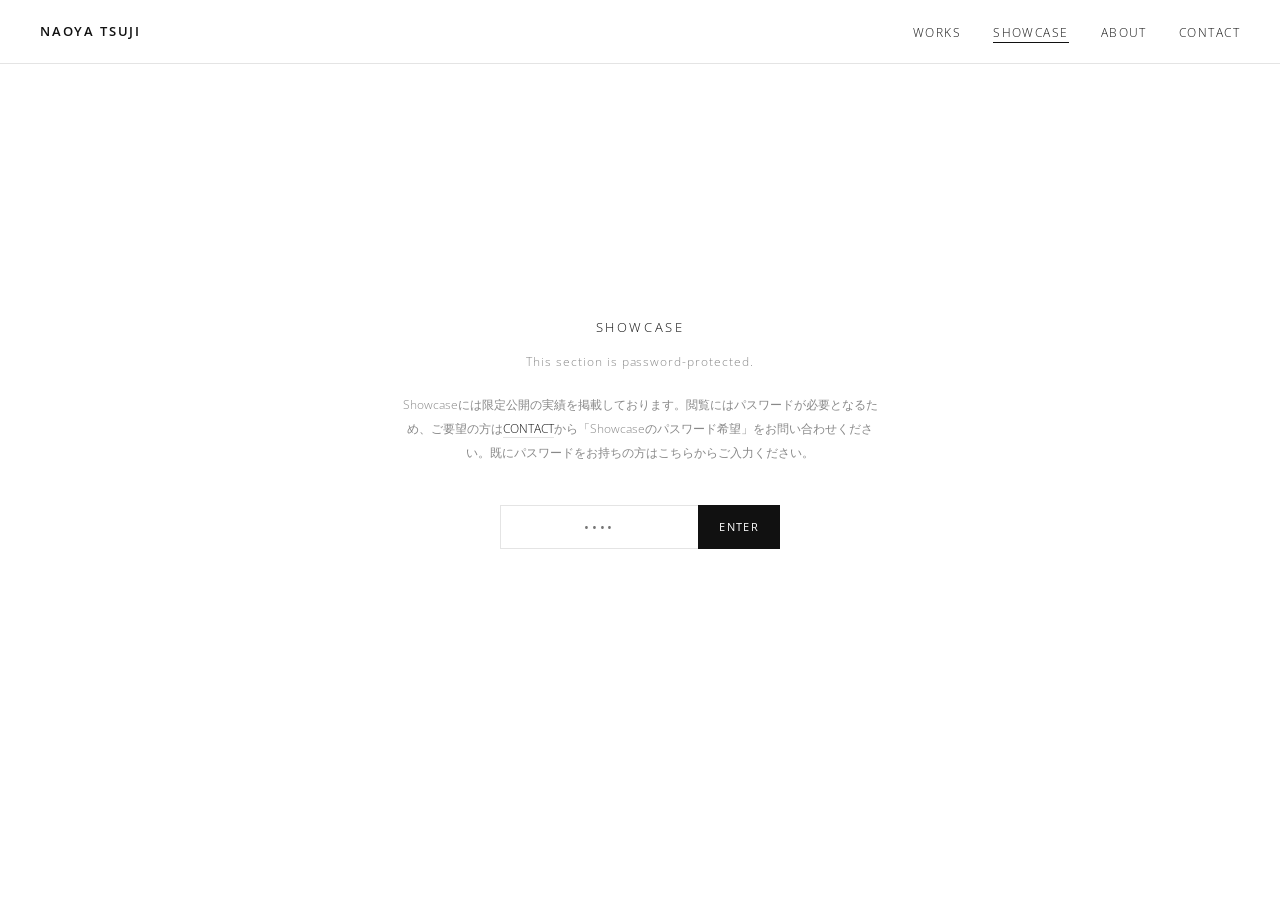
<file: docs/showcase/index.html>
<!DOCTYPE html>
<html lang="en">
<head>
  <meta charset="UTF-8" />
  <meta name="viewport" content="width=device-width, initial-scale=1.0" />
  <title>Showcase — Naoya Tsuji</title>
  <link rel="stylesheet" href="../css/style.css" />
  <style>
    .showcase-lp {
      max-width: var(--max-width);
      margin: 0 auto;
      padding: calc(var(--nav-height) + 80px) 40px 100px;
    }

    .showcase-lp__title {
      font-size: clamp(28px, 5vw, 48px);
      font-weight: 300;
      letter-spacing: 0.06em;
      margin-bottom: 80px;
    }

    .showcase-client {
      margin-bottom: 72px;
    }

    .showcase-client__name {
      font-size: 16px;
      font-weight: 400;
      letter-spacing: 0.1em;
      text-transform: uppercase;
      color: #444;
      margin-bottom: 20px;
    }

    .showcase-client__videos {
      display: grid;
      grid-template-columns: repeat(3, 1fr);
      gap: 12px;
    }

    .showcase-client__videos.cols-1 {
      grid-template-columns: 1fr;
      max-width: 640px;
    }

    .showcase-client__videos.cols-2 {
      grid-template-columns: repeat(2, 1fr);
    }

    .video-item {
      aspect-ratio: 16/9;
      background: #e8e8e8;
    }

    .video-item iframe {
      width: 100%;
      height: 100%;
      border: none;
      display: block;
    }

    .video-item--placeholder {
      display: flex;
      align-items: center;
      justify-content: center;
      color: var(--color-muted);
      font-size: 11px;
      letter-spacing: 0.1em;
    }

    /* Shorts grid (縦型 9:16) */
    .showcase-client__shorts {
      display: grid;
      grid-template-columns: repeat(5, 1fr);
      gap: 12px;
      margin-top: 12px;
    }

    .short-item {
      aspect-ratio: 9/16;
      background: #e8e8e8;
    }

    .short-item iframe {
      width: 100%;
      height: 100%;
      border: none;
      display: block;
    }

    .short-item--placeholder {
      display: flex;
      align-items: center;
      justify-content: center;
      color: var(--color-muted);
      font-size: 11px;
      letter-spacing: 0.1em;
    }

    @media (max-width: 768px) {
      .showcase-lp {
        padding-left: 20px;
        padding-right: 20px;
      }
      .showcase-client__videos,
      .showcase-client__videos.cols-2 {
        grid-template-columns: 1fr;
      }
    }
  </style>
  <!-- Google Analytics -->
  <script async src="https://www.googletagmanager.com/gtag/js?id=G-L8259HFMWW"></script>
  <script>
    window.dataLayer = window.dataLayer || [];
    function gtag(){dataLayer.push(arguments);}
    gtag('js', new Date());
    gtag('config', 'G-L8259HFMWW');
  </script>
</head>
<body>

  <nav class="nav">
    <a href="../index.html" class="nav__logo">Naoya Tsuji</a>
    <div class="nav__right">
      <ul class="nav__links">
        <li><a href="../works/index.html">Works</a></li>
        <li><a href="index.html" class="active">Showcase</a></li>
        <li><a href="../about.html">About</a></li>
        <li><a href="../contact.html">Contact</a></li>
      </ul>
    </div>
    <button class="nav__hamburger" aria-label="Menu">
      <span></span><span></span><span></span>
    </button>
  </nav>

  <!-- MOBILE MENU -->
  <div class="mobile-menu" id="mobile-menu">
    <ul class="mobile-menu__links">
      <li><a href="../works/index.html">Works</a></li>
      <li><a href="index.html" class="active">Showcase</a></li>
      <li><a href="../about.html">About</a></li>
      <li><a href="../contact.html">Contact</a></li>
    </ul>
  </div>

  <!-- PASSWORD GATE -->
  <div id="gate" class="gate">
    <p class="gate__title">Showcase</p>
    <p class="gate__subtitle">
      This section is password-protected.
    </p>
    <p class="gate__desc">
      Showcaseには限定公開の実績を掲載しております。閲覧にはパスワードが必要となるため、ご要望の方は<a href="../contact.html">CONTACT</a>から「Showcaseのパスワード希望」をお問い合わせください。既にパスワードをお持ちの方はこちらからご入力ください。
    </p>
    <form class="gate__form" id="gate-form">
      <input
        id="gate-input"
        class="gate__input"
        type="password"
        maxlength="10"
        placeholder="••••"
        autocomplete="off"
        aria-label="Password"
      />
      <button type="submit" class="gate__btn">Enter</button>
    </form>
    <p id="gate-error" class="gate__error">Incorrect password.</p>
  </div>

  <!-- SHOWCASE CONTENT -->
  <div id="showcase-content" class="showcase-content">
    <div class="showcase-lp page-fade">
      <h1 class="showcase-lp__title">Showcase</h1>

      <div class="showcase-client">
        <p class="showcase-client__name">関西大学 併設校留学プログラム</p>
        <p class="works-client__genre">Documentary</p>
        <div class="showcase-client__videos cols-2">
          <div class="video-item">
            <iframe src="https://www.youtube.com/embed/m8QZL7xWrrs?rel=0&modestbranding=1"
              title="留学プログラム 1"
              allow="accelerometer; autoplay; clipboard-write; encrypted-media; gyroscope; picture-in-picture"
              allowfullscreen loading="lazy"></iframe>
          </div>
          <div class="video-item">
            <iframe src="https://www.youtube.com/embed/9Q4sH8Em97Y?rel=0&modestbranding=1"
              title="留学プログラム 2"
              allow="accelerometer; autoplay; clipboard-write; encrypted-media; gyroscope; picture-in-picture"
              allowfullscreen loading="lazy"></iframe>
          </div>
        </div>
        <p class="works-client__credit">Direction / Camera / Edit / Color</p>
      </div>

      <div class="showcase-client">
        <p class="showcase-client__name">関西大学国際学生寮</p>
        <p class="works-client__genre">Documentary / Interview</p>
        <div class="showcase-client__videos">
          <div class="video-item">
            <iframe src="https://www.youtube.com/embed/fBqujW07rpg?rel=0&modestbranding=1"
              title="国際学生寮 1"
              allow="accelerometer; autoplay; clipboard-write; encrypted-media; gyroscope; picture-in-picture"
              allowfullscreen loading="lazy"></iframe>
          </div>
          <div class="video-item">
            <iframe src="https://www.youtube.com/embed/-5z66nC1Wwc?rel=0&modestbranding=1"
              title="国際学生寮 2"
              allow="accelerometer; autoplay; clipboard-write; encrypted-media; gyroscope; picture-in-picture"
              allowfullscreen loading="lazy"></iframe>
          </div>
          <div class="video-item">
            <iframe src="https://www.youtube.com/embed/W2gDod27EeQ?rel=0&modestbranding=1"
              title="国際学生寮 3"
              allow="accelerometer; autoplay; clipboard-write; encrypted-media; gyroscope; picture-in-picture"
              allowfullscreen loading="lazy"></iframe>
          </div>
          <div class="video-item">
            <iframe src="https://www.youtube.com/embed/sURl1XemCl4?rel=0&modestbranding=1"
              title="国際学生寮 4"
              allow="accelerometer; autoplay; clipboard-write; encrypted-media; gyroscope; picture-in-picture"
              allowfullscreen loading="lazy"></iframe>
          </div>
          <div class="video-item">
            <iframe src="https://www.youtube.com/embed/a_CgjHXPrO0?rel=0&modestbranding=1"
              title="国際学生寮 5"
              allow="accelerometer; autoplay; clipboard-write; encrypted-media; gyroscope; picture-in-picture"
              allowfullscreen loading="lazy"></iframe>
          </div>
          <div class="video-item">
            <iframe src="https://www.youtube.com/embed/ZRJ0HSy_m1s?rel=0&modestbranding=1"
              title="国際学生寮 6"
              allow="accelerometer; autoplay; clipboard-write; encrypted-media; gyroscope; picture-in-picture"
              allowfullscreen loading="lazy"></iframe>
          </div>
        </div>
        <!-- Shorts (縦型) — URLが揃ったら short-item--placeholder を iframe に差し替えてください -->
        <div class="showcase-client__shorts">
          <div class="short-item">
            <iframe src="https://www.youtube.com/embed/lpRzWW4EGOI?rel=0&modestbranding=1"
              title="Short 1" allow="accelerometer; autoplay; clipboard-write; encrypted-media; gyroscope; picture-in-picture"
              allowfullscreen loading="lazy"></iframe>
          </div>
          <div class="short-item">
            <iframe src="https://www.youtube.com/embed/O5Np64hTrog?rel=0&modestbranding=1"
              title="Short 2" allow="accelerometer; autoplay; clipboard-write; encrypted-media; gyroscope; picture-in-picture"
              allowfullscreen loading="lazy"></iframe>
          </div>
          <div class="short-item">
            <iframe src="https://www.youtube.com/embed/fYx6GqJCup8?rel=0&modestbranding=1"
              title="Short 3" allow="accelerometer; autoplay; clipboard-write; encrypted-media; gyroscope; picture-in-picture"
              allowfullscreen loading="lazy"></iframe>
          </div>
          <div class="short-item">
            <iframe src="https://www.youtube.com/embed/56A_eNK9G-I?rel=0&modestbranding=1"
              title="Short 4" allow="accelerometer; autoplay; clipboard-write; encrypted-media; gyroscope; picture-in-picture"
              allowfullscreen loading="lazy"></iframe>
          </div>
          <div class="short-item">
            <iframe src="https://www.youtube.com/embed/IObXPO6Ykzo?rel=0&modestbranding=1"
              title="Short 5" allow="accelerometer; autoplay; clipboard-write; encrypted-media; gyroscope; picture-in-picture"
              allowfullscreen loading="lazy"></iframe>
          </div>
          <div class="short-item">
            <iframe src="https://www.youtube.com/embed/cMLQVrPxY1M?rel=0&modestbranding=1"
              title="Short 6" allow="accelerometer; autoplay; clipboard-write; encrypted-media; gyroscope; picture-in-picture"
              allowfullscreen loading="lazy"></iframe>
          </div>
          <div class="short-item">
            <iframe src="https://www.youtube.com/embed/92fx-Kd-Cm4?rel=0&modestbranding=1"
              title="Short 7" allow="accelerometer; autoplay; clipboard-write; encrypted-media; gyroscope; picture-in-picture"
              allowfullscreen loading="lazy"></iframe>
          </div>
          <div class="short-item">
            <iframe src="https://www.youtube.com/embed/q-t0gQTieBs?rel=0&modestbranding=1"
              title="Short 8" allow="accelerometer; autoplay; clipboard-write; encrypted-media; gyroscope; picture-in-picture"
              allowfullscreen loading="lazy"></iframe>
          </div>
        </div>
        <p class="works-client__credit">Direction / Camera / Edit / Color</p>
      </div>

      <div class="showcase-client">
        <p class="showcase-client__name">Eau-de-Vie Wedding</p>
        <p class="works-client__genre">Commercial</p>
        <div class="showcase-client__videos cols-2">
          <div class="video-item">
            <iframe src="https://www.youtube.com/embed/BCHXw0Gpr9M?rel=0&modestbranding=1"
              title="Eau-de-Vie 1"
              allow="accelerometer; autoplay; clipboard-write; encrypted-media; gyroscope; picture-in-picture"
              allowfullscreen loading="lazy"></iframe>
          </div>
          <div class="video-item">
            <iframe src="https://www.youtube.com/embed/X_HfWM4a3rE?rel=0&modestbranding=1"
              title="Eau-de-Vie 2"
              allow="accelerometer; autoplay; clipboard-write; encrypted-media; gyroscope; picture-in-picture"
              allowfullscreen loading="lazy"></iframe>
          </div>
        </div>
        <p class="works-client__credit">Direction / Camera / Edit / Color</p>
      </div>

      <div class="showcase-client">
        <p class="showcase-client__name">AEON</p>
        <p class="works-client__genre">Endroll</p>
        <div class="showcase-client__videos">
          <div class="video-item">
            <iframe src="https://www.youtube.com/embed/_O8JKKN9bME?rel=0&modestbranding=1"
              title="AEON Spring Cosme Campaign" allow="accelerometer; autoplay; clipboard-write; encrypted-media; gyroscope; picture-in-picture"
              allowfullscreen loading="lazy"></iframe>
          </div>
          <div class="video-item">
            <iframe src="https://www.youtube.com/embed/4eM6OcWWvnY?rel=0&modestbranding=1"
              title="AEON 1" allow="accelerometer; autoplay; clipboard-write; encrypted-media; gyroscope; picture-in-picture"
              allowfullscreen loading="lazy"></iframe>
          </div>
          <div class="video-item">
            <iframe src="https://www.youtube.com/embed/31Rx4p-ghKw?rel=0&modestbranding=1"
              title="AEON 2" allow="accelerometer; autoplay; clipboard-write; encrypted-media; gyroscope; picture-in-picture"
              allowfullscreen loading="lazy"></iframe>
          </div>
        </div>
        <p class="works-client__credit">Camera / Edit / Color</p>
      </div>

      <div class="showcase-client">
        <p class="showcase-client__name">BOVA</p>
        <p class="works-client__genre">Short Film</p>
        <div class="showcase-client__videos cols-1">
          <div class="video-item">
            <iframe src="https://www.youtube.com/embed/JM-5J9U1RHQ?rel=0&modestbranding=1"
              title="BOVA" allow="accelerometer; autoplay; clipboard-write; encrypted-media; gyroscope; picture-in-picture"
              allowfullscreen loading="lazy"></iframe>
          </div>
        </div>
        <p class="works-client__credit">Camera / Edit / Color</p>
      </div>

    </div>

    <footer class="footer">
      <p class="footer__copy">© 2026 Naoya Tsuji. All rights reserved.</p>
      <span class="footer__top">Back to Top ↑</span>
    </footer>
  </div>

  <script src="../js/main.js"></script>
</body>
</html>
</file>
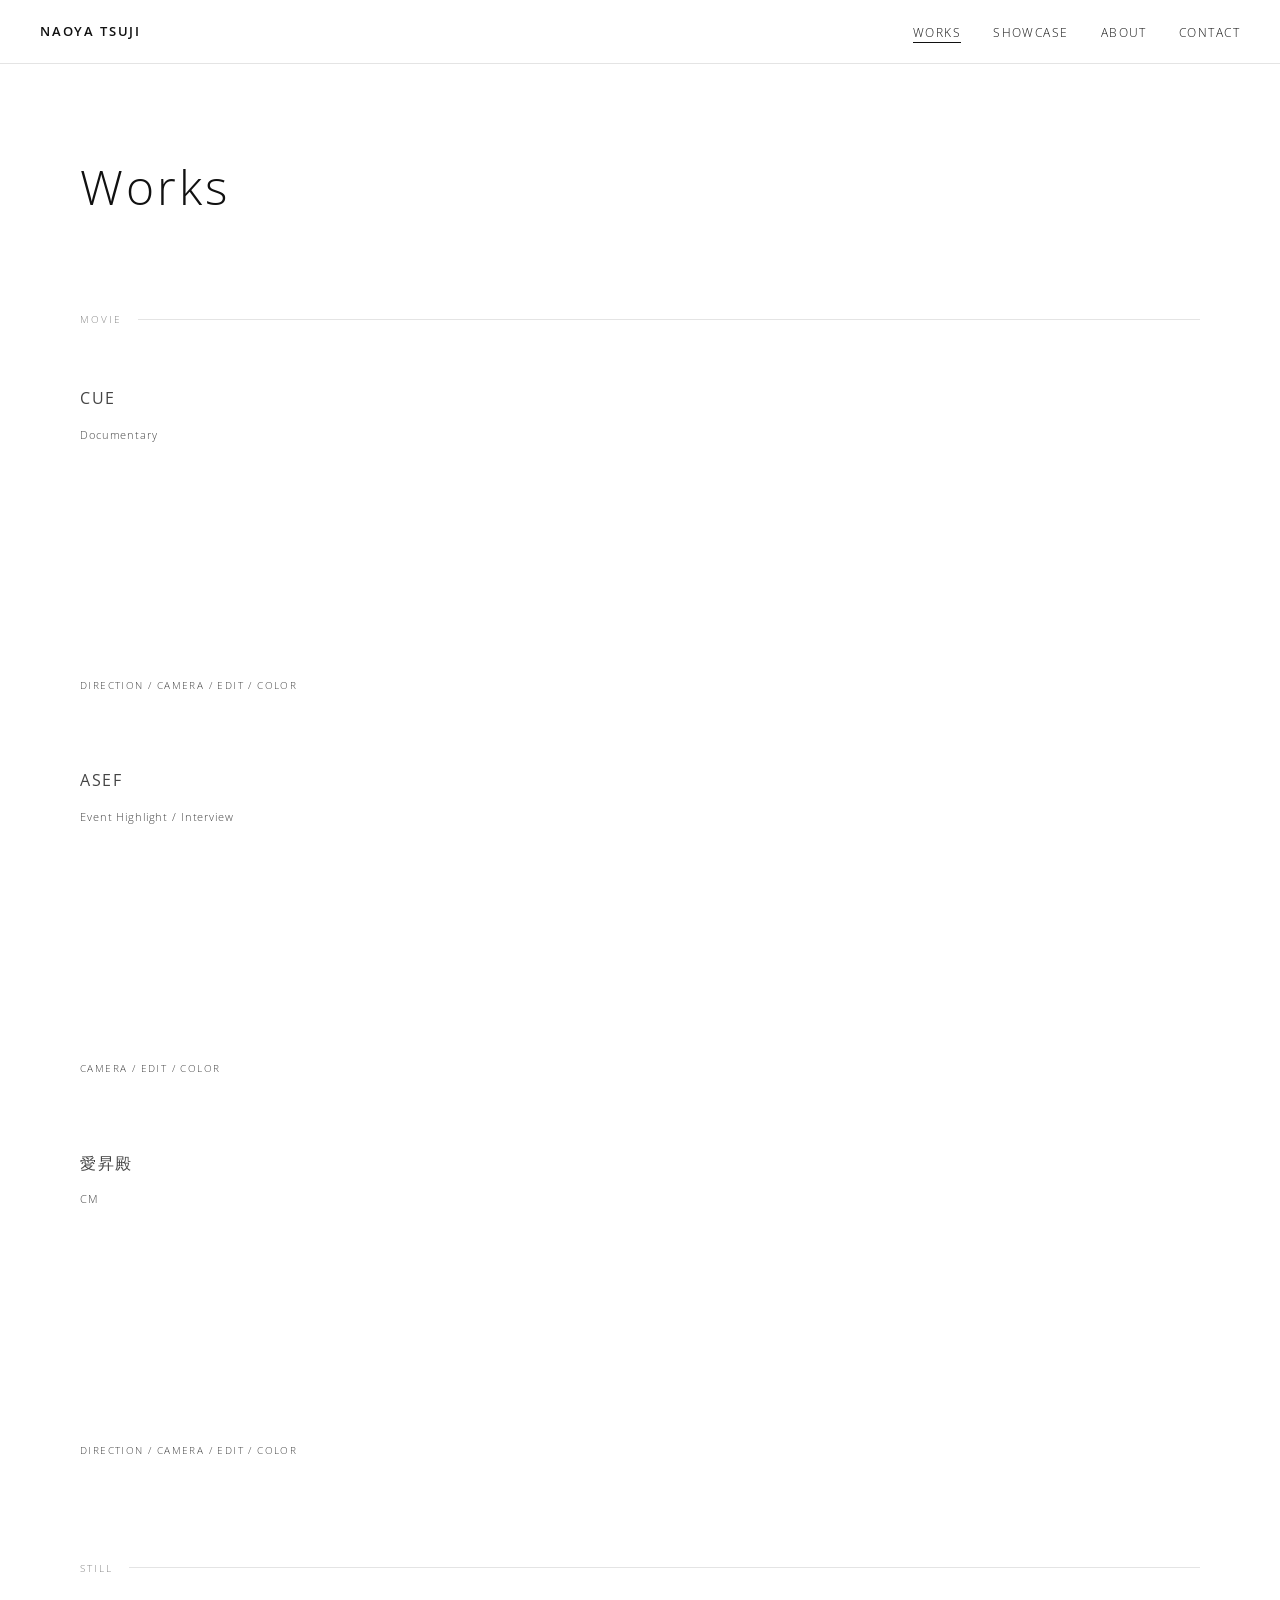
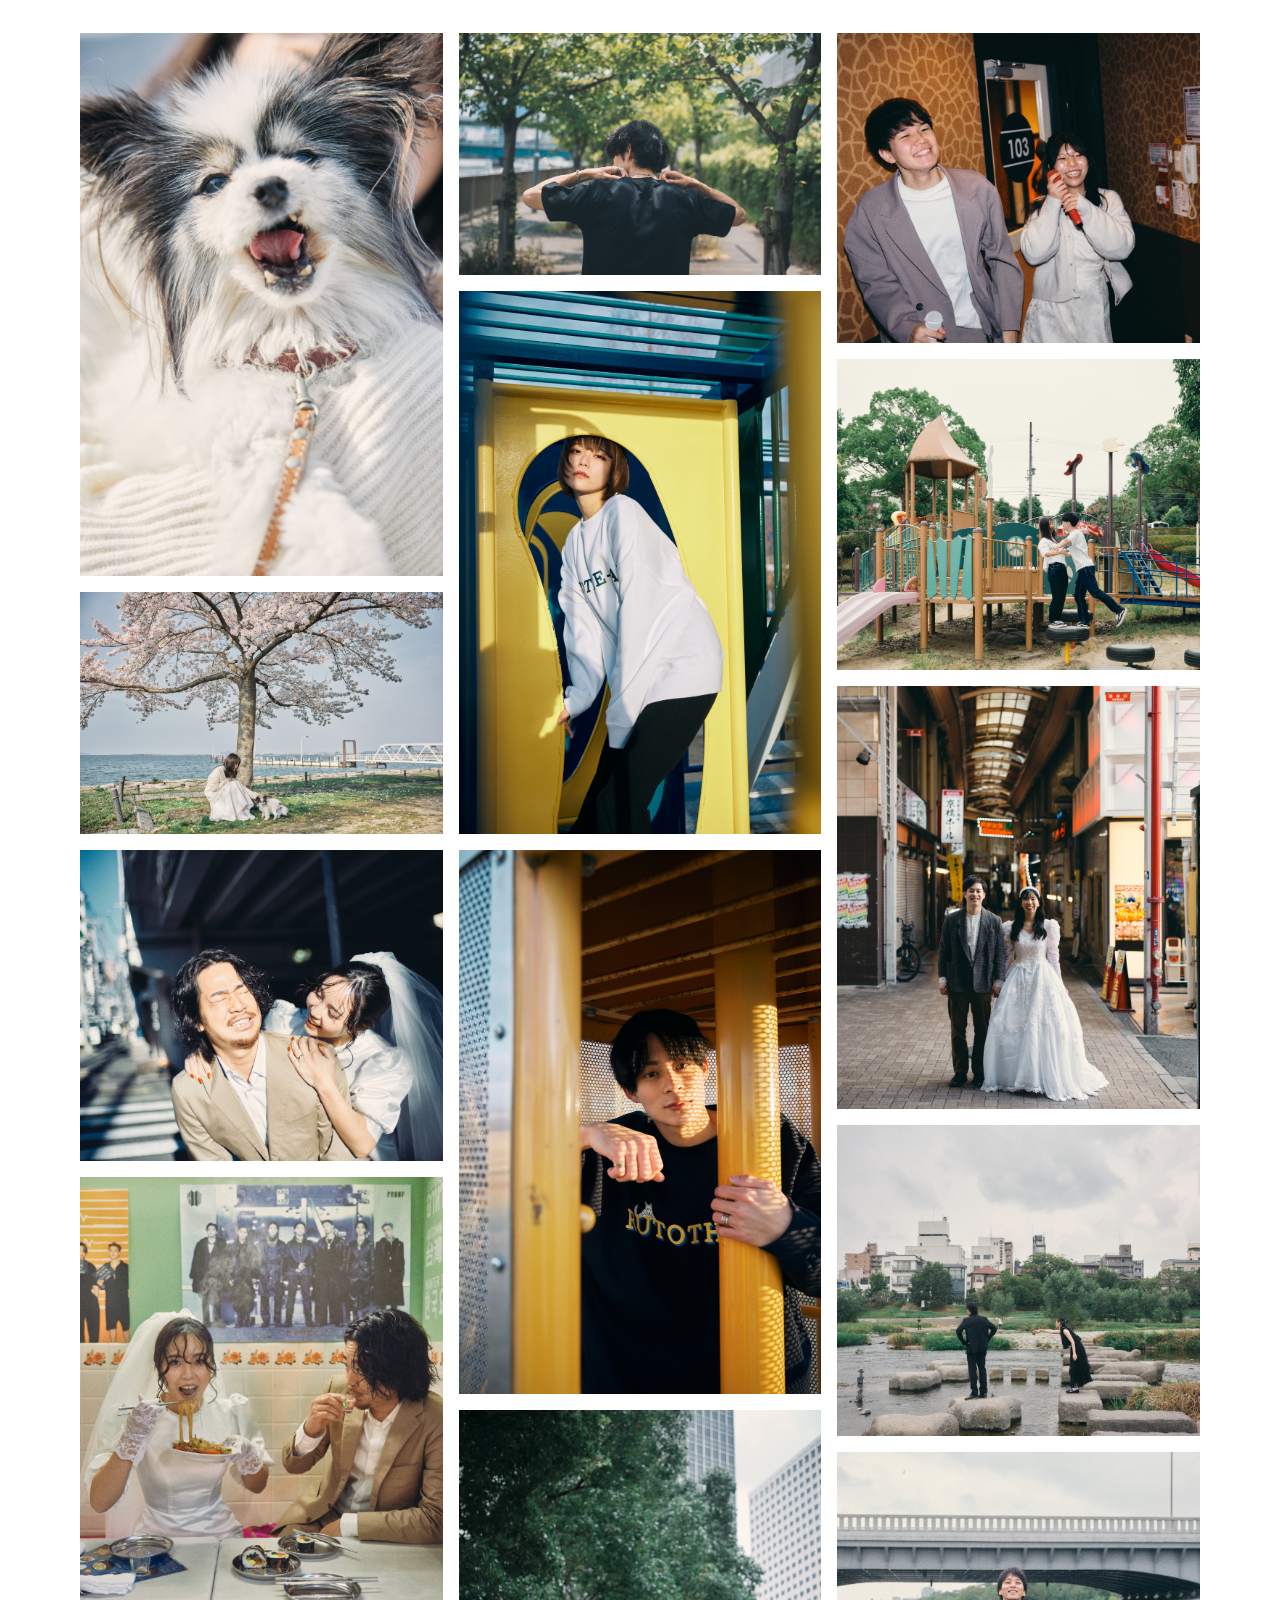
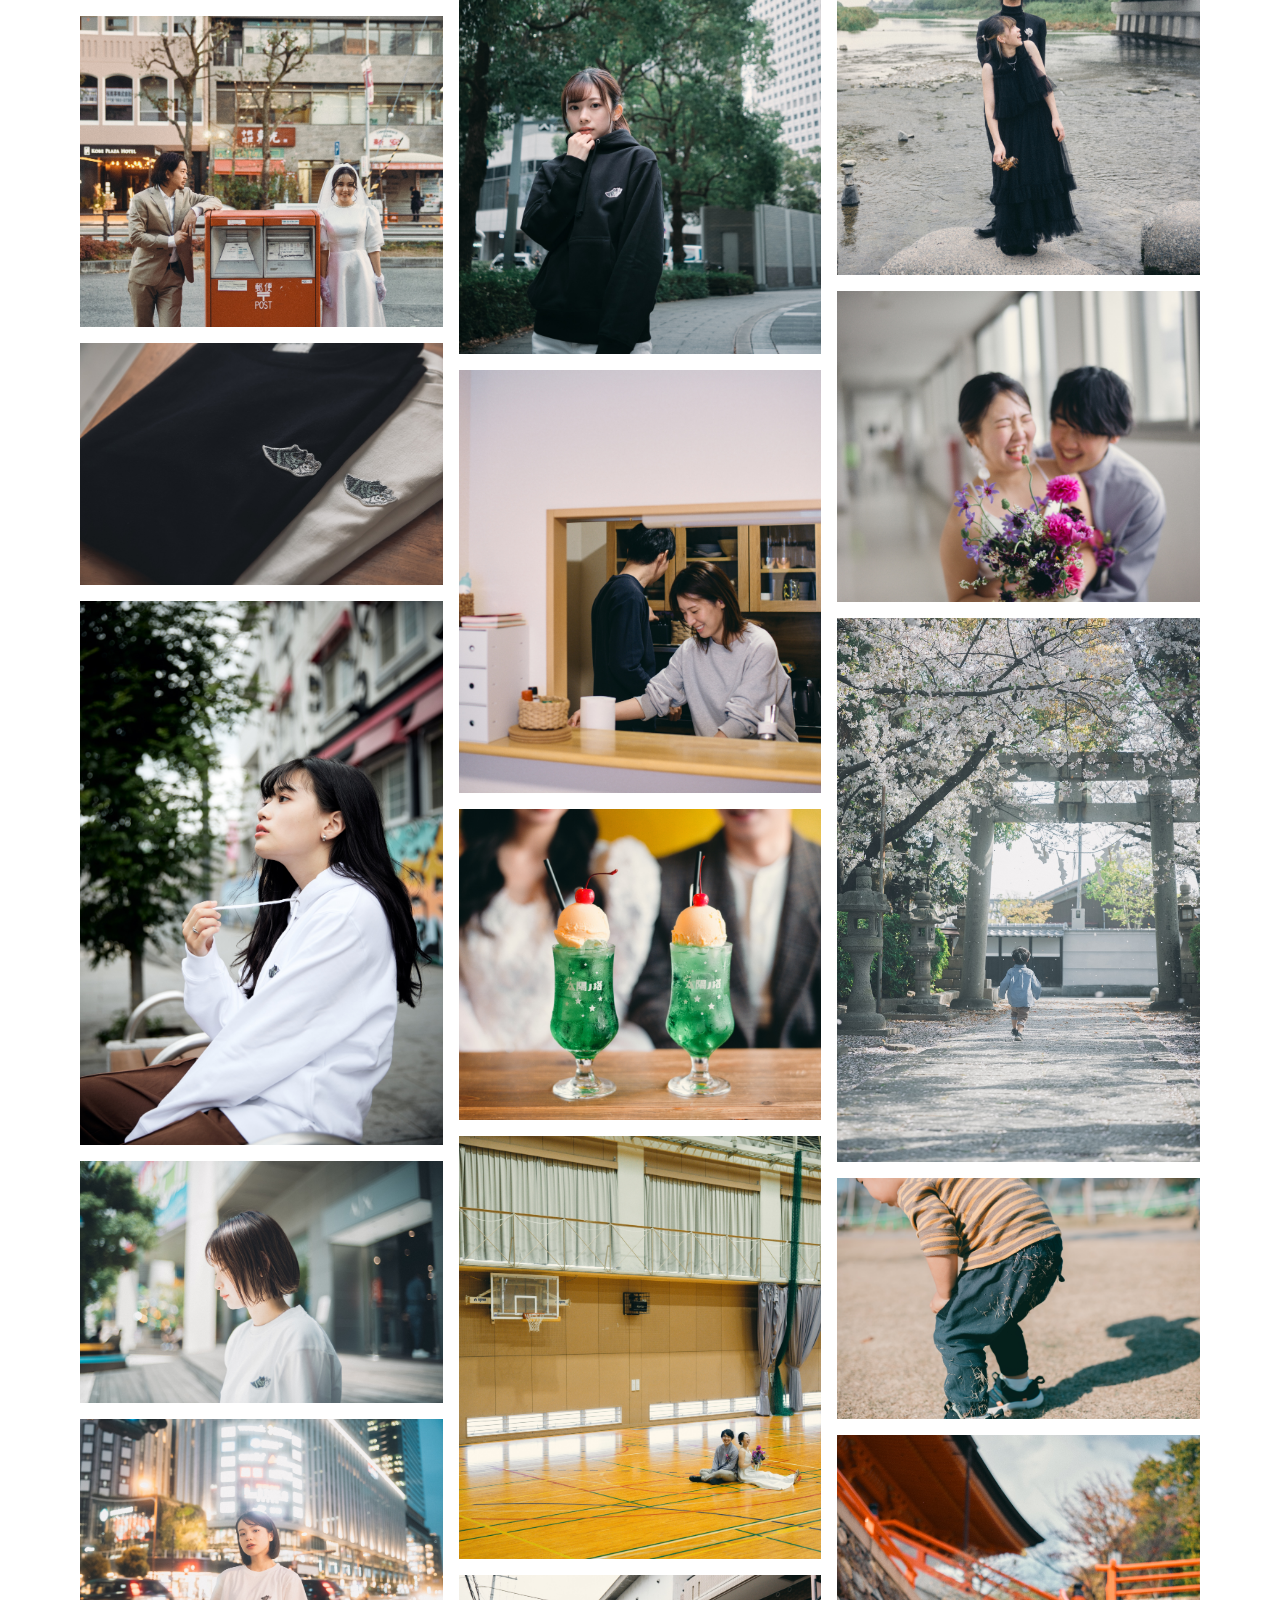
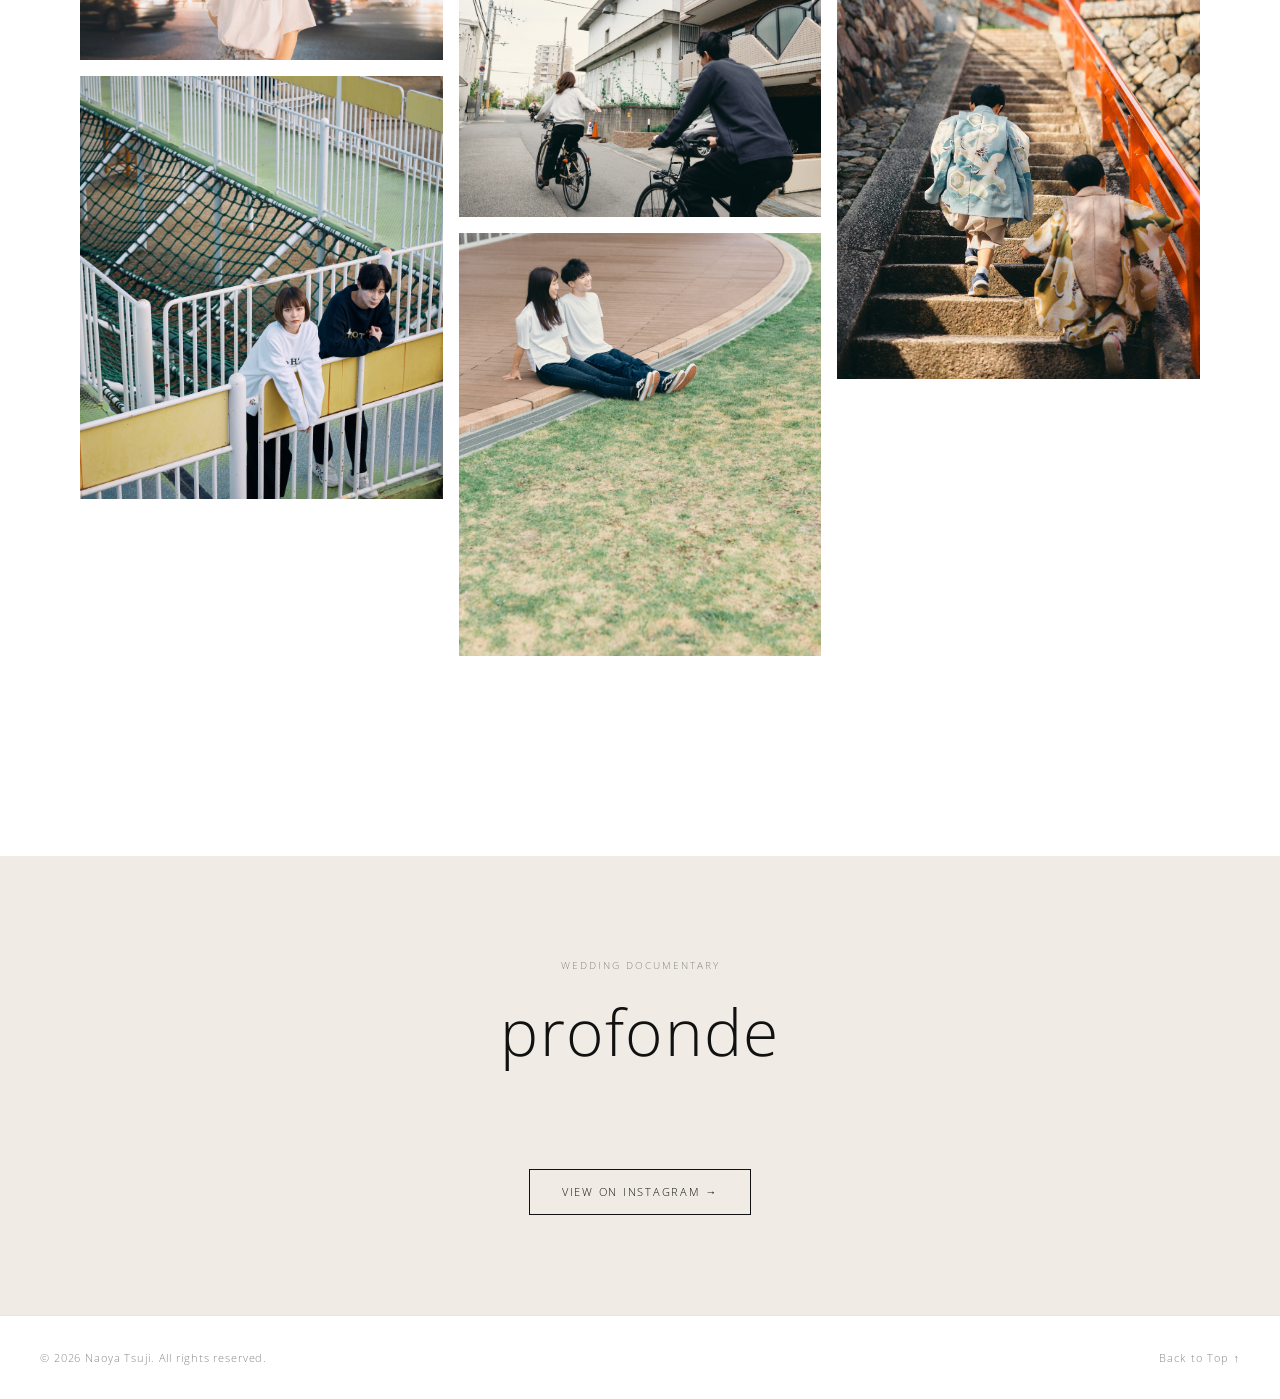
<file: docs/works/index.html>
<!DOCTYPE html>
<html lang="en">
<head>
  <meta charset="UTF-8" />
  <meta name="viewport" content="width=device-width, initial-scale=1.0" />
  <title>Works — Naoya Tsuji</title>
  <link rel="stylesheet" href="../css/style.css" />
  <style>
    .works-lp {
      padding-top: calc(var(--nav-height) + 80px);
      padding-bottom: 100px;
      max-width: var(--max-width);
      margin: 0 auto;
      padding-left: 40px;
      padding-right: 40px;
    }

    .works-lp__title {
      font-size: clamp(28px, 5vw, 48px);
      font-weight: 300;
      letter-spacing: 0.06em;
      margin-bottom: 80px;
    }

    /* Section (Movie / Still) */
    .works-section {
      margin-bottom: 100px;
    }

    .works-section__label {
      font-size: 10px;
      letter-spacing: 0.2em;
      text-transform: uppercase;
      color: var(--color-muted);
      margin-bottom: 56px;
      display: flex;
      align-items: center;
      gap: 16px;
    }

    .works-section__label::after {
      content: '';
      flex: 1;
      height: 1px;
      background: var(--color-border);
    }

    /* Client block */
    .works-client {
      margin-bottom: 72px;
    }

    .works-client__name {
      font-size: 16px;
      font-weight: 400;
      letter-spacing: 0.1em;
      text-transform: uppercase;
      color: #444;
      margin-bottom: 20px;
    }

    /* Video grid: 3 columns */
    .works-client__videos {
      display: grid;
      grid-template-columns: repeat(3, 1fr);
      gap: 12px;
    }

    .works-client__videos .video-item {
      aspect-ratio: 16/9;
    }

    .works-client__videos .video-item iframe {
      width: 100%;
      height: 100%;
      border: none;
      display: block;
    }

    /* Still: masonry columns */
    .still-masonry {
      columns: 3;
      column-gap: 16px;
    }

    .still-masonry__item {
      break-inside: avoid;
      margin-bottom: 16px;
      display: block;
      width: 100%;
      overflow: hidden;
    }

    .still-masonry__item img {
      width: 100%;
      height: auto;
      display: block;
    }

    @media (max-width: 900px) {
      .still-masonry { columns: 2; }
    }

    @media (max-width: 768px) {
      .works-lp {
        padding-left: 20px;
        padding-right: 20px;
      }
      .works-client__videos {
        grid-template-columns: 1fr;
      }
      .still-masonry { columns: 2; column-gap: 10px; }
      .still-masonry__item { margin-bottom: 10px; }
    }

    @media (max-width: 480px) {
      .still-masonry { columns: 1; }
    }
  </style>
  <!-- Google Analytics -->
  <script async src="https://www.googletagmanager.com/gtag/js?id=G-L8259HFMWW"></script>
  <script>
    window.dataLayer = window.dataLayer || [];
    function gtag(){dataLayer.push(arguments);}
    gtag('js', new Date());
    gtag('config', 'G-L8259HFMWW');
  </script>
</head>
<body>

  <nav class="nav">
    <a href="../index.html" class="nav__logo">Naoya Tsuji</a>
    <div class="nav__right">
      <ul class="nav__links">
        <li><a href="index.html" class="active">Works</a></li>
        <li><a href="../showcase/index.html">Showcase</a></li>
        <li><a href="../about.html">About</a></li>
        <li><a href="../contact.html">Contact</a></li>
      </ul>
    </div>
    <button class="nav__hamburger" aria-label="Menu">
      <span></span><span></span><span></span>
    </button>
  </nav>

  <!-- MOBILE MENU -->
  <div class="mobile-menu" id="mobile-menu">
    <ul class="mobile-menu__links">
      <li><a href="index.html" class="active">Works</a></li>
      <li><a href="../showcase/index.html">Showcase</a></li>
      <li><a href="../about.html">About</a></li>
      <li><a href="../contact.html">Contact</a></li>
    </ul>
  </div>

  <main class="works-lp page-fade">
    <h1 class="works-lp__title">Works</h1>

    <!-- ===== MOVIE ===== -->
    <section class="works-section">
      <p class="works-section__label">Movie</p>

      <div class="works-client">
        <p class="works-client__name">CUE</p>
        <p class="works-client__genre">Documentary</p>
        <div class="works-client__videos">
          <div class="video-item">
            <iframe src="https://www.youtube.com/embed/JYyLbjb2DpY?rel=0&modestbranding=1"
              title="CUE 1"
              allow="accelerometer; autoplay; clipboard-write; encrypted-media; gyroscope; picture-in-picture"
              allowfullscreen loading="lazy"></iframe>
          </div>
        </div>
        <p class="works-client__credit">Direction / Camera / Edit / Color</p>
      </div>

      <div class="works-client">
        <p class="works-client__name">ASEF</p>
        <p class="works-client__genre">Event Highlight / Interview</p>
        <div class="works-client__videos">
          <div class="video-item">
            <iframe src="https://www.youtube.com/embed/Z2jf5h_lAVo?rel=0&modestbranding=1"
              title="ASEF 1"
              allow="accelerometer; autoplay; clipboard-write; encrypted-media; gyroscope; picture-in-picture"
              allowfullscreen loading="lazy"></iframe>
          </div>
          <div class="video-item">
            <iframe src="https://www.youtube.com/embed/fdLn2B1uhgI?rel=0&modestbranding=1"
              title="ASEF 2"
              allow="accelerometer; autoplay; clipboard-write; encrypted-media; gyroscope; picture-in-picture"
              allowfullscreen loading="lazy"></iframe>
          </div>
          <div class="video-item">
            <iframe src="https://www.youtube.com/embed/Q9yHItJso00?rel=0&modestbranding=1"
              title="ASEF 3"
              allow="accelerometer; autoplay; clipboard-write; encrypted-media; gyroscope; picture-in-picture"
              allowfullscreen loading="lazy"></iframe>
          </div>
        </div>
        <p class="works-client__credit">Camera / Edit / Color</p>
      </div>

      <div class="works-client">
        <p class="works-client__name">愛昇殿</p>
        <p class="works-client__genre">CM</p>
        <div class="works-client__videos">
          <div class="video-item">
            <iframe src="https://www.youtube.com/embed/8y4fwTJsI_w?rel=0&modestbranding=1"
              title="愛昇殿 1"
              allow="accelerometer; autoplay; clipboard-write; encrypted-media; gyroscope; picture-in-picture"
              allowfullscreen loading="lazy"></iframe>
          </div>
          <div class="video-item">
            <iframe src="https://www.youtube.com/embed/xA7TYTypfcY?rel=0&modestbranding=1"
              title="愛昇殿 2"
              allow="accelerometer; autoplay; clipboard-write; encrypted-media; gyroscope; picture-in-picture"
              allowfullscreen loading="lazy"></iframe>
          </div>
          <div class="video-item">
            <iframe src="https://www.youtube.com/embed/_JMaB6DMOpk?rel=0&modestbranding=1"
              title="愛昇殿 3"
              allow="accelerometer; autoplay; clipboard-write; encrypted-media; gyroscope; picture-in-picture"
              allowfullscreen loading="lazy"></iframe>
          </div>
        </div>
        <p class="works-client__credit">Direction / Camera / Edit / Color</p>
      </div>
    </section>

    <!-- ===== STILL ===== -->
    <section class="works-section">
      <p class="works-section__label">Still</p>

      <div class="still-masonry">
        <div class="still-masonry__item"><img src="../images/134A0012.jpg" alt="" loading="lazy" /></div>
        <div class="still-masonry__item"><img src="../images/134A0283.jpg" alt="" loading="lazy" /></div>
        <div class="still-masonry__item"><img src="../images/134A0287 1.jpg" alt="" loading="lazy" /></div>
        <div class="still-masonry__item"><img src="../images/134A0595 1.jpg" alt="" loading="lazy" /></div>
        <div class="still-masonry__item"><img src="../images/134A0698.jpg" alt="" loading="lazy" /></div>
        <div class="still-masonry__item"><img src="../images/134A1161.jpg" alt="" loading="lazy" /></div>
        <div class="still-masonry__item"><img src="../images/134A2377.jpg" alt="" loading="lazy" /></div>
        <div class="still-masonry__item"><img src="../images/134A6535.jpg" alt="" loading="lazy" /></div>
        <div class="still-masonry__item"><img src="../images/134A7836.jpg" alt="" loading="lazy" /></div>
        <div class="still-masonry__item"><img src="../images/134A8387 1.jpg" alt="" loading="lazy" /></div>
        <div class="still-masonry__item"><img src="../images/134A8892.jpg" alt="" loading="lazy" /></div>
        <div class="still-masonry__item"><img src="../images/134A8918.jpg" alt="" loading="lazy" /></div>
        <div class="still-masonry__item"><img src="../images/134A8968.jpg" alt="" loading="lazy" /></div>
        <div class="still-masonry__item"><img src="../images/DSCF6202.jpg" alt="" loading="lazy" /></div>
        <div class="still-masonry__item"><img src="../images/L1000003 1.jpg" alt="" loading="lazy" /></div>
        <div class="still-masonry__item"><img src="../images/L1000062.jpg" alt="" loading="lazy" /></div>
        <div class="still-masonry__item"><img src="../images/L1000077.jpg" alt="" loading="lazy" /></div>
        <div class="still-masonry__item"><img src="../images/L1000118.jpg" alt="" loading="lazy" /></div>
        <div class="still-masonry__item"><img src="../images/L1000171 1.jpg" alt="" loading="lazy" /></div>
        <div class="still-masonry__item"><img src="../images/L1000283 1.jpg" alt="" loading="lazy" /></div>
        <div class="still-masonry__item"><img src="../images/L1000369 1.jpg" alt="" loading="lazy" /></div>
        <div class="still-masonry__item"><img src="../images/L1000372.jpg" alt="" loading="lazy" /></div>
        <div class="still-masonry__item"><img src="../images/L1000564 1.jpg" alt="" loading="lazy" /></div>
        <div class="still-masonry__item"><img src="../images/L1000597 1.jpg" alt="" loading="lazy" /></div>
        <div class="still-masonry__item"><img src="../images/L1000641.jpg" alt="" loading="lazy" /></div>
        <div class="still-masonry__item"><img src="../images/134A1860.jpg" alt="" loading="lazy" /></div>
        <div class="still-masonry__item"><img src="../images/1O4A0179-2.jpg" alt="" loading="lazy" /></div>
        <div class="still-masonry__item"><img src="../images/L1000122.jpg" alt="" loading="lazy" /></div>
      </div>
    </section>

  </main>

  <!-- PROFONDE -->
  <section class="profonde-section">
    <p class="section__label" style="justify-content:center; max-width:200px; margin:0 auto 0;">wedding documentary</p>
    <h2 class="profonde-title">profonde</h2>

    <div class="behold-wrap">
      <behold-widget feed-id="OXmebmpUCBrdav0rOxk1"></behold-widget>
      <script>
        (() => {
          const d=document,s=d.createElement("script");s.type="module";
          s.src="https://w.behold.so/widget.js";d.head.append(s);
        })();
      </script>
    </div>

    <a href="https://www.instagram.com/profonde.film/" target="_blank" rel="noopener"
       class="btn-outline" style="margin-top:40px;">
      View on Instagram →
    </a>
  </section>

  <footer class="footer">
    <p class="footer__copy">© 2026 Naoya Tsuji. All rights reserved.</p>
    <span class="footer__top">Back to Top ↑</span>
  </footer>

  <script src="../js/main.js"></script>
</body>
</html>
</file>
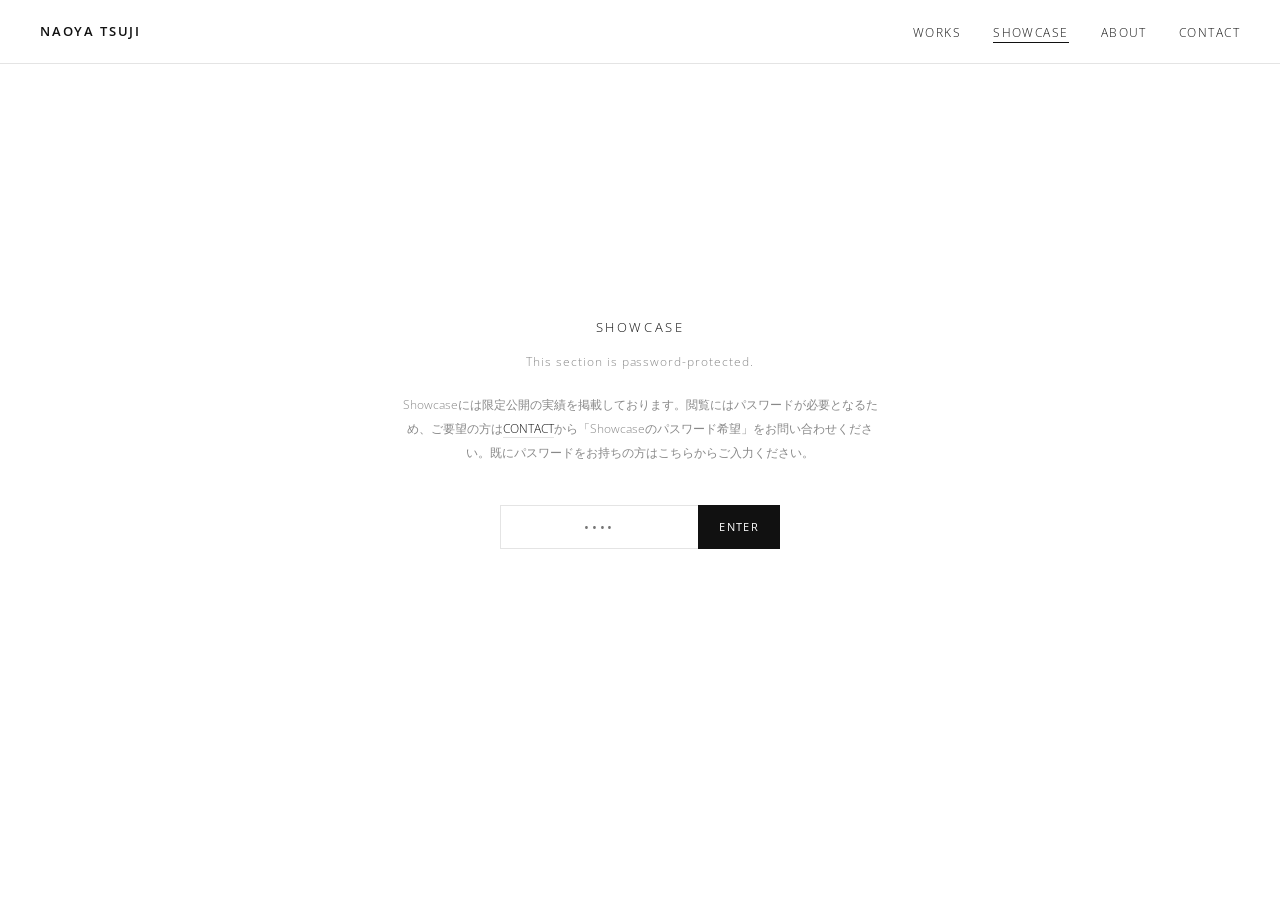
<file: outputs/showcase/index.html>
<!DOCTYPE html>
<html lang="en">
<head>
  <meta charset="UTF-8" />
  <meta name="viewport" content="width=device-width, initial-scale=1.0" />
  <title>Showcase — Naoya Tsuji</title>
  <link rel="stylesheet" href="../css/style.css" />
  <style>
    .showcase-lp {
      max-width: var(--max-width);
      margin: 0 auto;
      padding: calc(var(--nav-height) + 80px) 40px 100px;
    }

    .showcase-lp__title {
      font-size: clamp(28px, 5vw, 48px);
      font-weight: 300;
      letter-spacing: 0.06em;
      margin-bottom: 80px;
    }

    .showcase-client {
      margin-bottom: 72px;
    }

    .showcase-client__name {
      font-size: 16px;
      font-weight: 400;
      letter-spacing: 0.1em;
      text-transform: uppercase;
      color: #444;
      margin-bottom: 20px;
    }

    .showcase-client__videos {
      display: grid;
      grid-template-columns: repeat(3, 1fr);
      gap: 12px;
    }

    .showcase-client__videos.cols-1 {
      grid-template-columns: 1fr;
      max-width: 640px;
    }

    .showcase-client__videos.cols-2 {
      grid-template-columns: repeat(2, 1fr);
    }

    .video-item {
      aspect-ratio: 16/9;
      background: #e8e8e8;
    }

    .video-item iframe {
      width: 100%;
      height: 100%;
      border: none;
      display: block;
    }

    .video-item--placeholder {
      display: flex;
      align-items: center;
      justify-content: center;
      color: var(--color-muted);
      font-size: 11px;
      letter-spacing: 0.1em;
    }

    /* Shorts grid (縦型 9:16) */
    .showcase-client__shorts {
      display: grid;
      grid-template-columns: repeat(5, 1fr);
      gap: 12px;
      margin-top: 12px;
    }

    .short-item {
      aspect-ratio: 9/16;
      background: #e8e8e8;
    }

    .short-item iframe {
      width: 100%;
      height: 100%;
      border: none;
      display: block;
    }

    .short-item--placeholder {
      display: flex;
      align-items: center;
      justify-content: center;
      color: var(--color-muted);
      font-size: 11px;
      letter-spacing: 0.1em;
    }

    @media (max-width: 768px) {
      .showcase-lp {
        padding-left: 20px;
        padding-right: 20px;
      }
      .showcase-client__videos,
      .showcase-client__videos.cols-2 {
        grid-template-columns: 1fr;
      }
    }
  </style>
  <!-- Google Analytics -->
  <script async src="https://www.googletagmanager.com/gtag/js?id=G-L8259HFMWW"></script>
  <script>
    window.dataLayer = window.dataLayer || [];
    function gtag(){dataLayer.push(arguments);}
    gtag('js', new Date());
    gtag('config', 'G-L8259HFMWW');
  </script>
</head>
<body>

  <nav class="nav">
    <a href="../index.html" class="nav__logo">Naoya Tsuji</a>
    <div class="nav__right">
      <ul class="nav__links">
        <li><a href="../works/index.html">Works</a></li>
        <li><a href="index.html" class="active">Showcase</a></li>
        <li><a href="../about.html">About</a></li>
        <li><a href="../contact.html">Contact</a></li>
      </ul>
    </div>
    <button class="nav__hamburger" aria-label="Menu">
      <span></span><span></span><span></span>
    </button>
  </nav>

  <!-- MOBILE MENU -->
  <div class="mobile-menu" id="mobile-menu">
    <ul class="mobile-menu__links">
      <li><a href="../works/index.html">Works</a></li>
      <li><a href="index.html" class="active">Showcase</a></li>
      <li><a href="../about.html">About</a></li>
      <li><a href="../contact.html">Contact</a></li>
    </ul>
  </div>

  <!-- PASSWORD GATE -->
  <div id="gate" class="gate">
    <p class="gate__title">Showcase</p>
    <p class="gate__subtitle">
      This section is password-protected.
    </p>
    <p class="gate__desc">
      Showcaseには限定公開の実績を掲載しております。閲覧にはパスワードが必要となるため、ご要望の方は<a href="../contact.html">CONTACT</a>から「Showcaseのパスワード希望」をお問い合わせください。既にパスワードをお持ちの方はこちらからご入力ください。
    </p>
    <form class="gate__form" id="gate-form">
      <input
        id="gate-input"
        class="gate__input"
        type="password"
        maxlength="10"
        placeholder="••••"
        autocomplete="off"
        aria-label="Password"
      />
      <button type="submit" class="gate__btn">Enter</button>
    </form>
    <p id="gate-error" class="gate__error">Incorrect password.</p>
  </div>

  <!-- SHOWCASE CONTENT -->
  <div id="showcase-content" class="showcase-content">
    <div class="showcase-lp page-fade">
      <h1 class="showcase-lp__title">Showcase</h1>

      <div class="showcase-client">
        <p class="showcase-client__name">関西大学 併設校留学プログラム</p>
        <p class="works-client__genre">Documentary</p>
        <div class="showcase-client__videos cols-2">
          <div class="video-item">
            <iframe src="https://www.youtube.com/embed/m8QZL7xWrrs?rel=0&modestbranding=1"
              title="留学プログラム 1"
              allow="accelerometer; autoplay; clipboard-write; encrypted-media; gyroscope; picture-in-picture"
              allowfullscreen loading="lazy"></iframe>
          </div>
          <div class="video-item">
            <iframe src="https://www.youtube.com/embed/9Q4sH8Em97Y?rel=0&modestbranding=1"
              title="留学プログラム 2"
              allow="accelerometer; autoplay; clipboard-write; encrypted-media; gyroscope; picture-in-picture"
              allowfullscreen loading="lazy"></iframe>
          </div>
        </div>
        <p class="works-client__credit">Direction / Camera / Edit / Color</p>
      </div>

      <div class="showcase-client">
        <p class="showcase-client__name">関西大学国際学生寮</p>
        <p class="works-client__genre">Documentary / Interview</p>
        <div class="showcase-client__videos">
          <div class="video-item">
            <iframe src="https://www.youtube.com/embed/fBqujW07rpg?rel=0&modestbranding=1"
              title="国際学生寮 1"
              allow="accelerometer; autoplay; clipboard-write; encrypted-media; gyroscope; picture-in-picture"
              allowfullscreen loading="lazy"></iframe>
          </div>
          <div class="video-item">
            <iframe src="https://www.youtube.com/embed/-5z66nC1Wwc?rel=0&modestbranding=1"
              title="国際学生寮 2"
              allow="accelerometer; autoplay; clipboard-write; encrypted-media; gyroscope; picture-in-picture"
              allowfullscreen loading="lazy"></iframe>
          </div>
          <div class="video-item">
            <iframe src="https://www.youtube.com/embed/W2gDod27EeQ?rel=0&modestbranding=1"
              title="国際学生寮 3"
              allow="accelerometer; autoplay; clipboard-write; encrypted-media; gyroscope; picture-in-picture"
              allowfullscreen loading="lazy"></iframe>
          </div>
          <div class="video-item">
            <iframe src="https://www.youtube.com/embed/sURl1XemCl4?rel=0&modestbranding=1"
              title="国際学生寮 4"
              allow="accelerometer; autoplay; clipboard-write; encrypted-media; gyroscope; picture-in-picture"
              allowfullscreen loading="lazy"></iframe>
          </div>
          <div class="video-item">
            <iframe src="https://www.youtube.com/embed/a_CgjHXPrO0?rel=0&modestbranding=1"
              title="国際学生寮 5"
              allow="accelerometer; autoplay; clipboard-write; encrypted-media; gyroscope; picture-in-picture"
              allowfullscreen loading="lazy"></iframe>
          </div>
          <div class="video-item">
            <iframe src="https://www.youtube.com/embed/ZRJ0HSy_m1s?rel=0&modestbranding=1"
              title="国際学生寮 6"
              allow="accelerometer; autoplay; clipboard-write; encrypted-media; gyroscope; picture-in-picture"
              allowfullscreen loading="lazy"></iframe>
          </div>
        </div>
        <!-- Shorts (縦型) — URLが揃ったら short-item--placeholder を iframe に差し替えてください -->
        <div class="showcase-client__shorts">
          <div class="short-item">
            <iframe src="https://www.youtube.com/embed/lpRzWW4EGOI?rel=0&modestbranding=1"
              title="Short 1" allow="accelerometer; autoplay; clipboard-write; encrypted-media; gyroscope; picture-in-picture"
              allowfullscreen loading="lazy"></iframe>
          </div>
          <div class="short-item">
            <iframe src="https://www.youtube.com/embed/O5Np64hTrog?rel=0&modestbranding=1"
              title="Short 2" allow="accelerometer; autoplay; clipboard-write; encrypted-media; gyroscope; picture-in-picture"
              allowfullscreen loading="lazy"></iframe>
          </div>
          <div class="short-item">
            <iframe src="https://www.youtube.com/embed/fYx6GqJCup8?rel=0&modestbranding=1"
              title="Short 3" allow="accelerometer; autoplay; clipboard-write; encrypted-media; gyroscope; picture-in-picture"
              allowfullscreen loading="lazy"></iframe>
          </div>
          <div class="short-item">
            <iframe src="https://www.youtube.com/embed/56A_eNK9G-I?rel=0&modestbranding=1"
              title="Short 4" allow="accelerometer; autoplay; clipboard-write; encrypted-media; gyroscope; picture-in-picture"
              allowfullscreen loading="lazy"></iframe>
          </div>
          <div class="short-item">
            <iframe src="https://www.youtube.com/embed/IObXPO6Ykzo?rel=0&modestbranding=1"
              title="Short 5" allow="accelerometer; autoplay; clipboard-write; encrypted-media; gyroscope; picture-in-picture"
              allowfullscreen loading="lazy"></iframe>
          </div>
          <div class="short-item">
            <iframe src="https://www.youtube.com/embed/cMLQVrPxY1M?rel=0&modestbranding=1"
              title="Short 6" allow="accelerometer; autoplay; clipboard-write; encrypted-media; gyroscope; picture-in-picture"
              allowfullscreen loading="lazy"></iframe>
          </div>
          <div class="short-item">
            <iframe src="https://www.youtube.com/embed/92fx-Kd-Cm4?rel=0&modestbranding=1"
              title="Short 7" allow="accelerometer; autoplay; clipboard-write; encrypted-media; gyroscope; picture-in-picture"
              allowfullscreen loading="lazy"></iframe>
          </div>
          <div class="short-item">
            <iframe src="https://www.youtube.com/embed/q-t0gQTieBs?rel=0&modestbranding=1"
              title="Short 8" allow="accelerometer; autoplay; clipboard-write; encrypted-media; gyroscope; picture-in-picture"
              allowfullscreen loading="lazy"></iframe>
          </div>
        </div>
        <p class="works-client__credit">Direction / Camera / Edit / Color</p>
      </div>

      <div class="showcase-client">
        <p class="showcase-client__name">Eau-de-Vie Wedding</p>
        <p class="works-client__genre">Commercial</p>
        <div class="showcase-client__videos cols-2">
          <div class="video-item">
            <iframe src="https://www.youtube.com/embed/BCHXw0Gpr9M?rel=0&modestbranding=1"
              title="Eau-de-Vie 1"
              allow="accelerometer; autoplay; clipboard-write; encrypted-media; gyroscope; picture-in-picture"
              allowfullscreen loading="lazy"></iframe>
          </div>
          <div class="video-item">
            <iframe src="https://www.youtube.com/embed/X_HfWM4a3rE?rel=0&modestbranding=1"
              title="Eau-de-Vie 2"
              allow="accelerometer; autoplay; clipboard-write; encrypted-media; gyroscope; picture-in-picture"
              allowfullscreen loading="lazy"></iframe>
          </div>
        </div>
        <p class="works-client__credit">Direction / Camera / Edit / Color</p>
      </div>

      <div class="showcase-client">
        <p class="showcase-client__name">AEON</p>
        <p class="works-client__genre">Endroll</p>
        <div class="showcase-client__videos cols-2">
          <div class="video-item">
            <iframe src="https://www.youtube.com/embed/4eM6OcWWvnY?rel=0&modestbranding=1"
              title="AEON 1" allow="accelerometer; autoplay; clipboard-write; encrypted-media; gyroscope; picture-in-picture"
              allowfullscreen loading="lazy"></iframe>
          </div>
          <div class="video-item">
            <iframe src="https://www.youtube.com/embed/31Rx4p-ghKw?rel=0&modestbranding=1"
              title="AEON 2" allow="accelerometer; autoplay; clipboard-write; encrypted-media; gyroscope; picture-in-picture"
              allowfullscreen loading="lazy"></iframe>
          </div>
        </div>
        <p class="works-client__credit">Camera / Edit / Color</p>
      </div>

      <div class="showcase-client">
        <p class="showcase-client__name">BOVA</p>
        <p class="works-client__genre">Short Film</p>
        <div class="showcase-client__videos cols-1">
          <div class="video-item">
            <iframe src="https://www.youtube.com/embed/JM-5J9U1RHQ?rel=0&modestbranding=1"
              title="BOVA" allow="accelerometer; autoplay; clipboard-write; encrypted-media; gyroscope; picture-in-picture"
              allowfullscreen loading="lazy"></iframe>
          </div>
        </div>
        <p class="works-client__credit">Camera / Edit / Color</p>
      </div>

    </div>

    <footer class="footer">
      <p class="footer__copy">© 2026 Naoya Tsuji. All rights reserved.</p>
      <span class="footer__top">Back to Top ↑</span>
    </footer>
  </div>

  <script src="../js/main.js"></script>
</body>
</html>
</file>
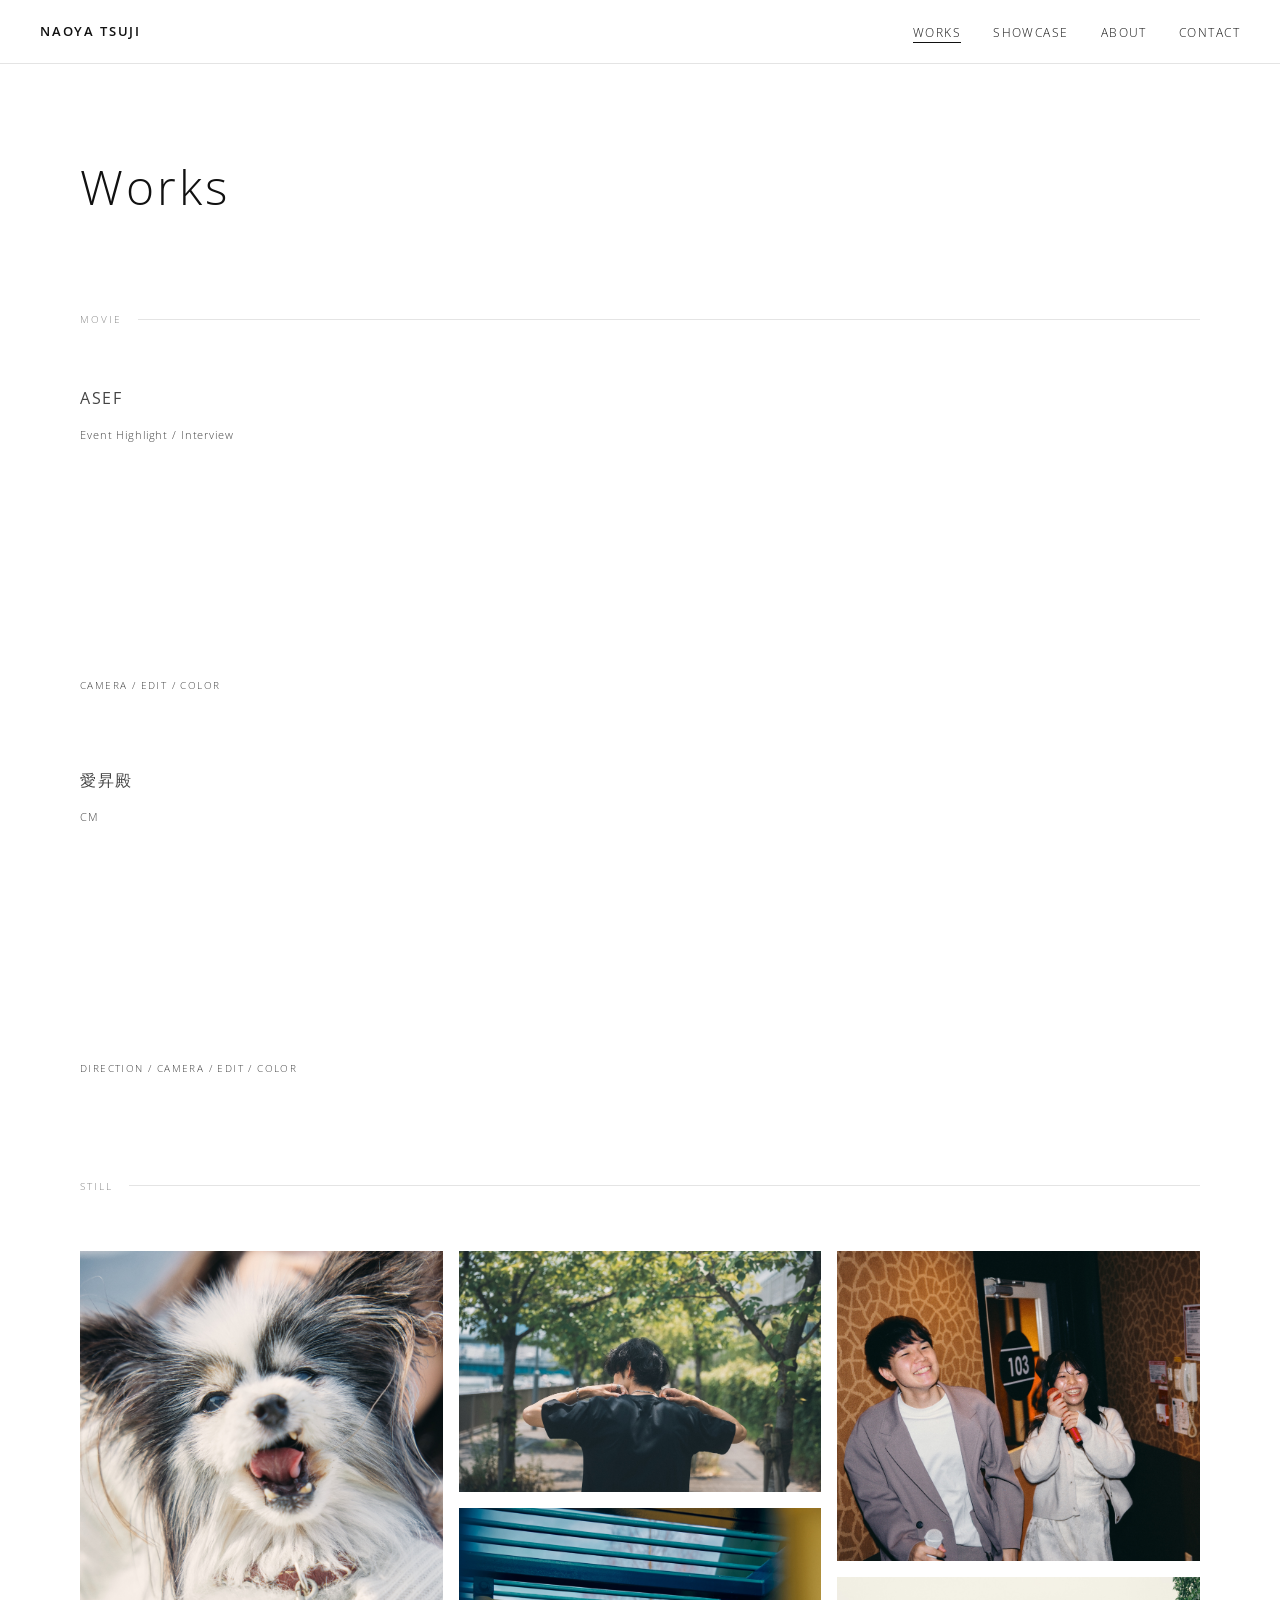
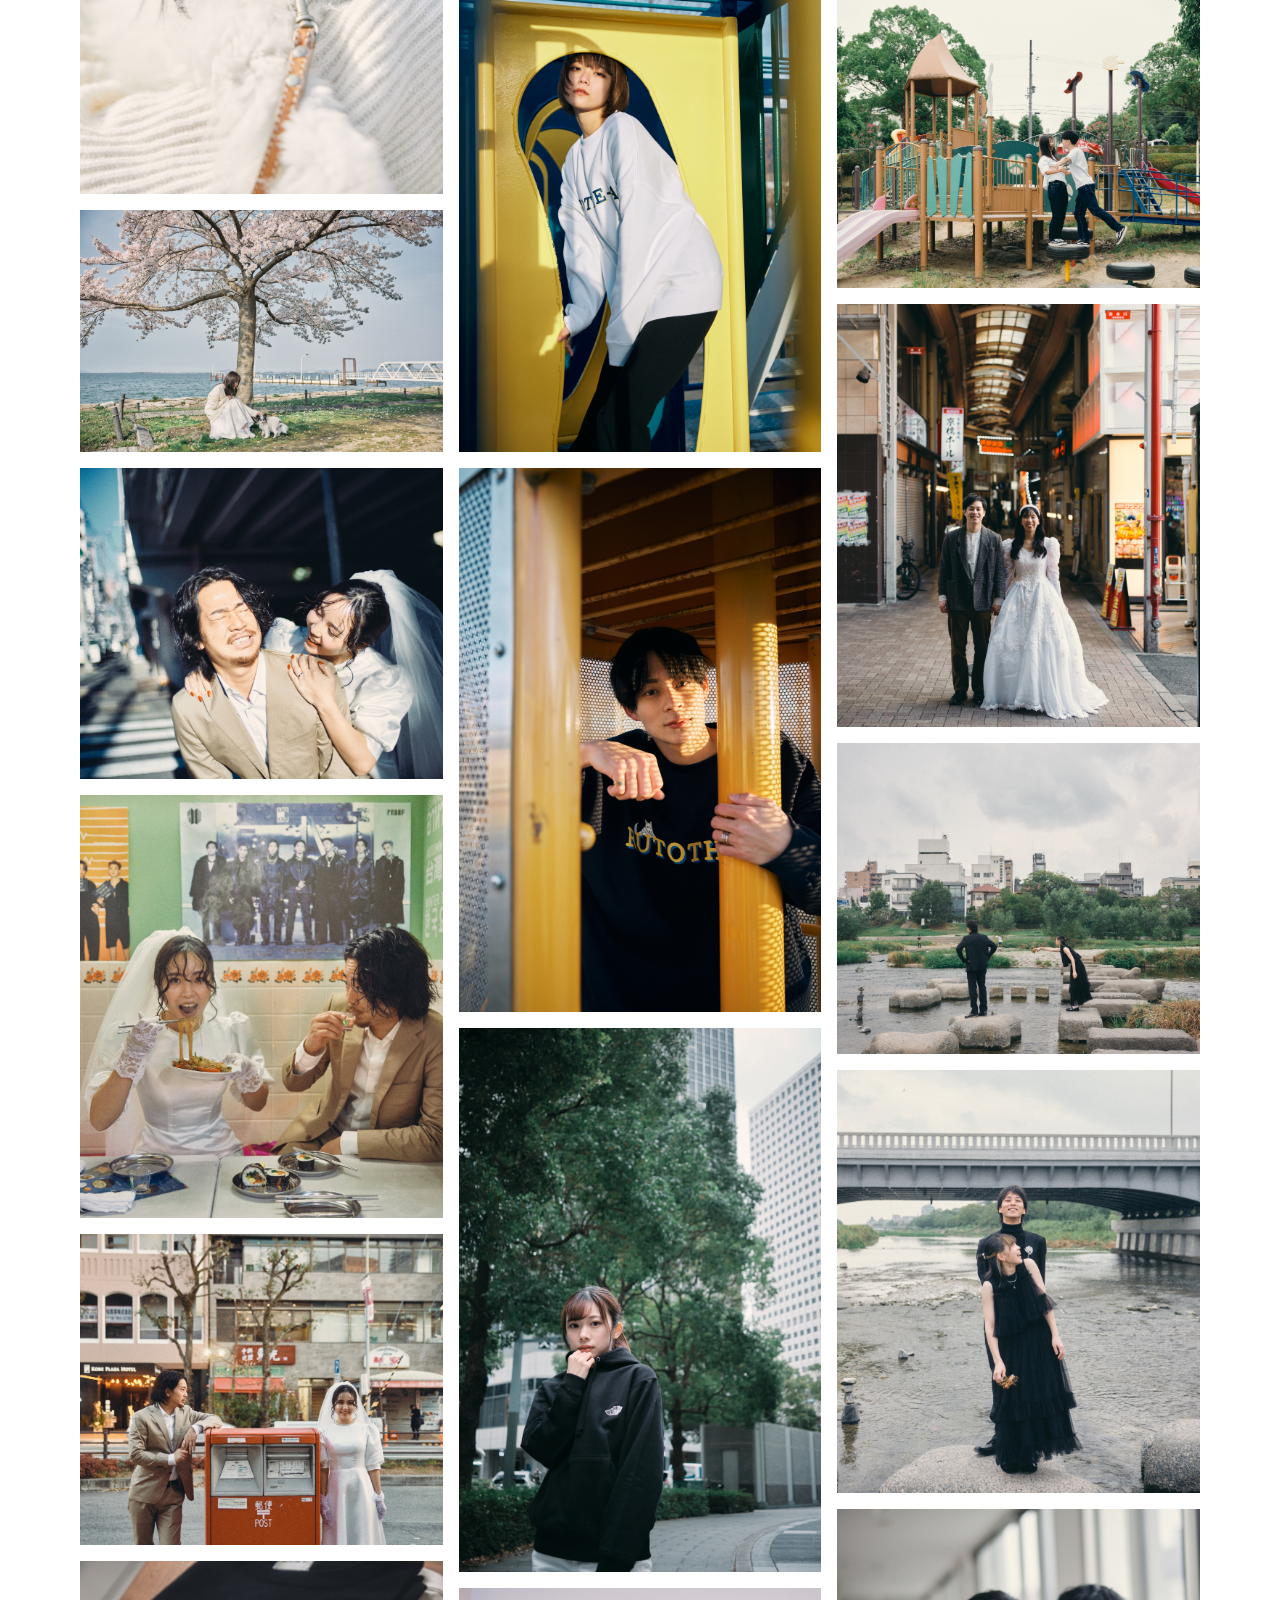
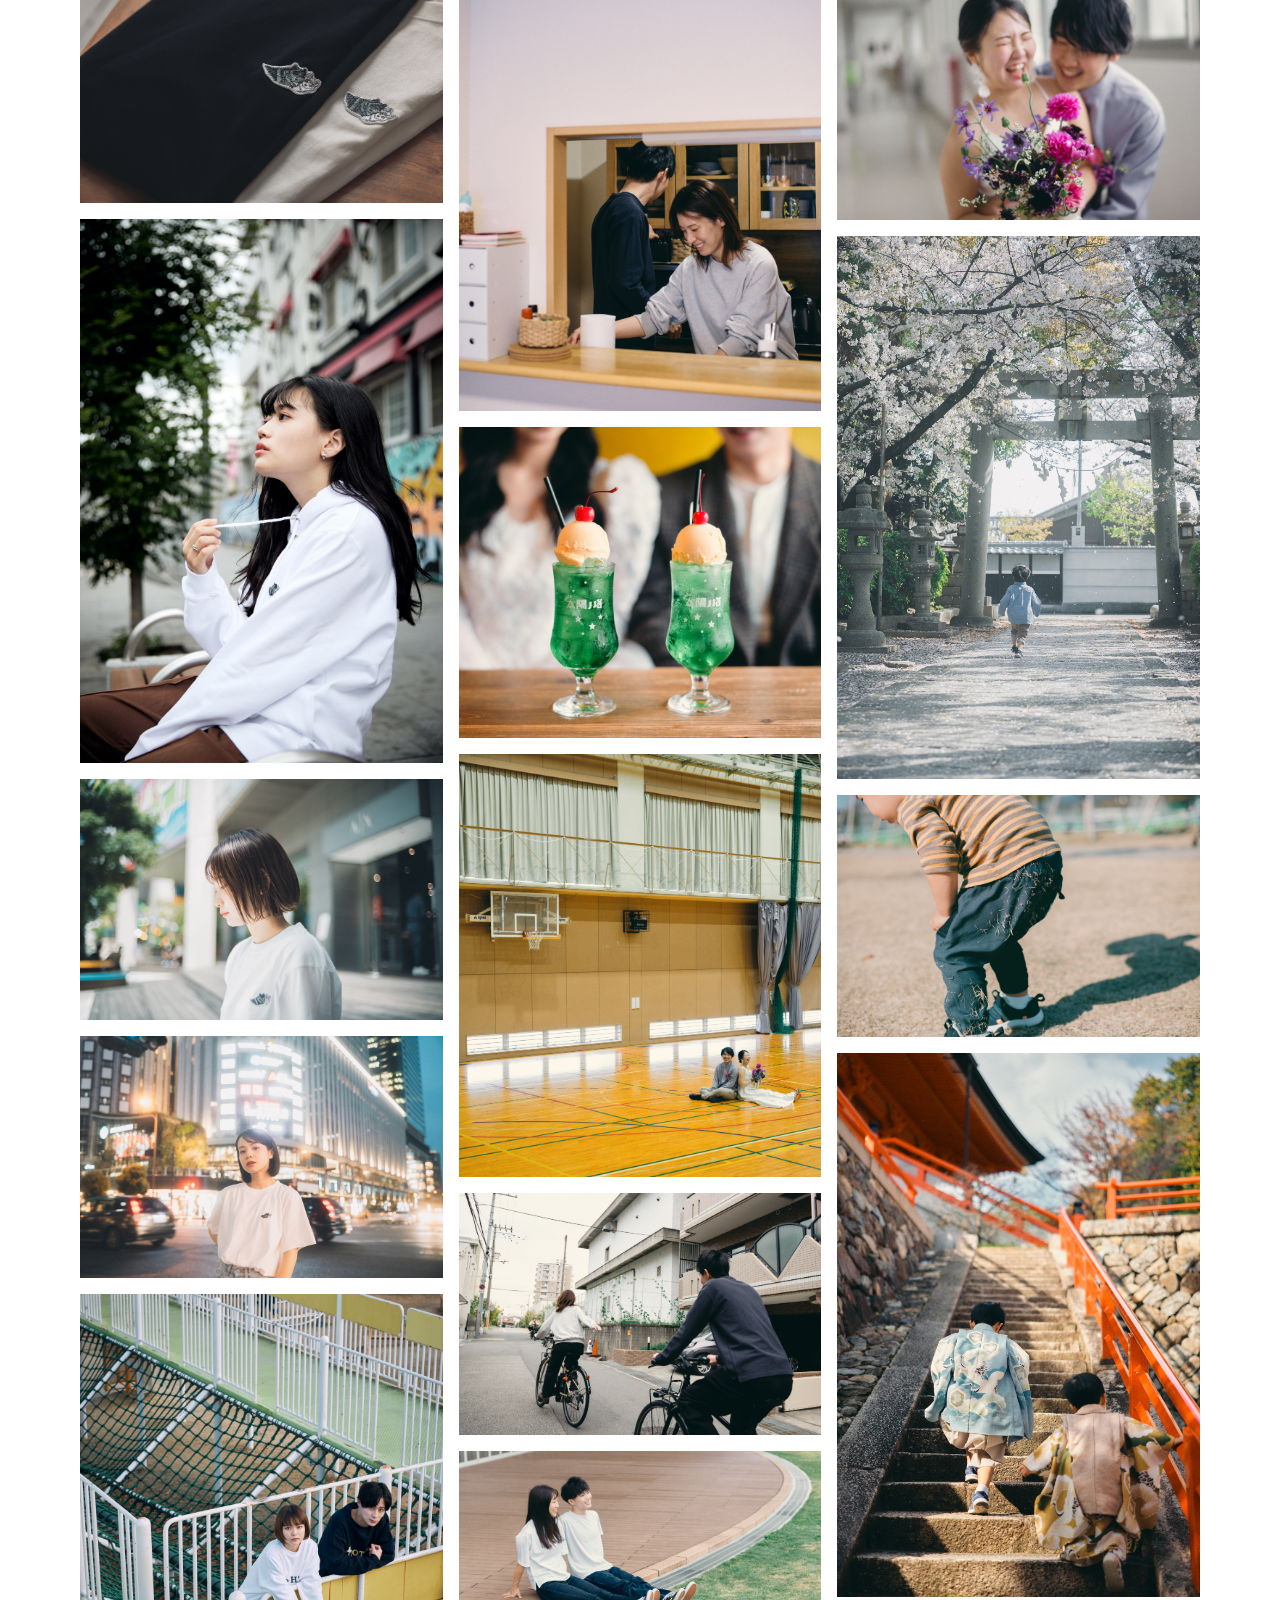
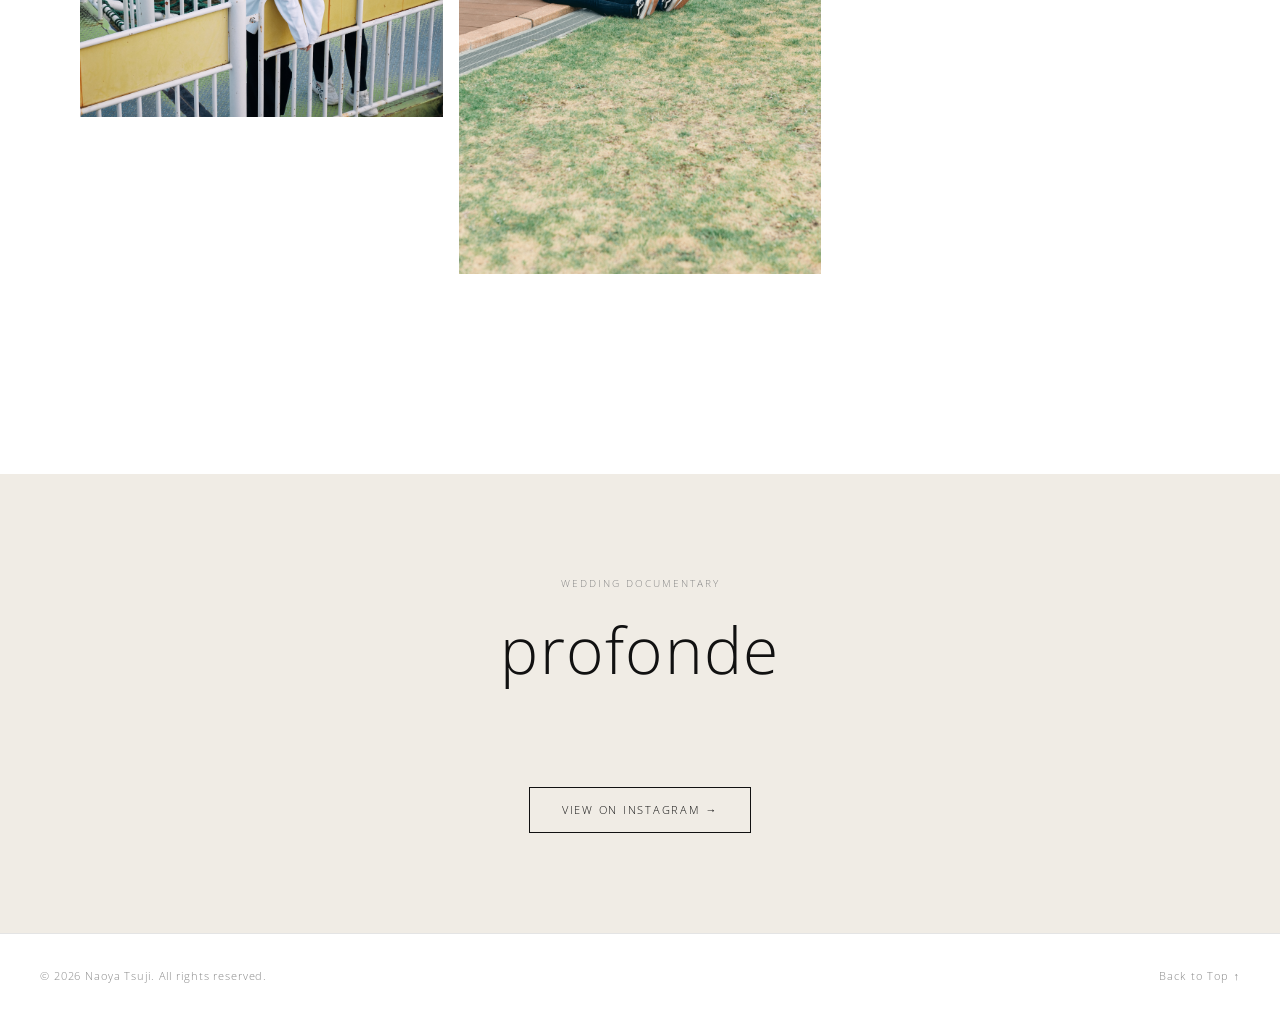
<file: outputs/works/index.html>
<!DOCTYPE html>
<html lang="en">
<head>
  <meta charset="UTF-8" />
  <meta name="viewport" content="width=device-width, initial-scale=1.0" />
  <title>Works — Naoya Tsuji</title>
  <link rel="stylesheet" href="../css/style.css" />
  <style>
    .works-lp {
      padding-top: calc(var(--nav-height) + 80px);
      padding-bottom: 100px;
      max-width: var(--max-width);
      margin: 0 auto;
      padding-left: 40px;
      padding-right: 40px;
    }

    .works-lp__title {
      font-size: clamp(28px, 5vw, 48px);
      font-weight: 300;
      letter-spacing: 0.06em;
      margin-bottom: 80px;
    }

    /* Section (Movie / Still) */
    .works-section {
      margin-bottom: 100px;
    }

    .works-section__label {
      font-size: 10px;
      letter-spacing: 0.2em;
      text-transform: uppercase;
      color: var(--color-muted);
      margin-bottom: 56px;
      display: flex;
      align-items: center;
      gap: 16px;
    }

    .works-section__label::after {
      content: '';
      flex: 1;
      height: 1px;
      background: var(--color-border);
    }

    /* Client block */
    .works-client {
      margin-bottom: 72px;
    }

    .works-client__name {
      font-size: 16px;
      font-weight: 400;
      letter-spacing: 0.1em;
      text-transform: uppercase;
      color: #444;
      margin-bottom: 20px;
    }

    /* Video grid: 3 columns */
    .works-client__videos {
      display: grid;
      grid-template-columns: repeat(3, 1fr);
      gap: 12px;
    }

    .works-client__videos .video-item {
      aspect-ratio: 16/9;
    }

    .works-client__videos .video-item iframe {
      width: 100%;
      height: 100%;
      border: none;
      display: block;
    }

    /* Still: masonry columns */
    .still-masonry {
      columns: 3;
      column-gap: 16px;
    }

    .still-masonry__item {
      break-inside: avoid;
      margin-bottom: 16px;
      display: block;
      width: 100%;
      overflow: hidden;
    }

    .still-masonry__item img {
      width: 100%;
      height: auto;
      display: block;
    }

    @media (max-width: 900px) {
      .still-masonry { columns: 2; }
    }

    @media (max-width: 768px) {
      .works-lp {
        padding-left: 20px;
        padding-right: 20px;
      }
      .works-client__videos {
        grid-template-columns: 1fr;
      }
      .still-masonry { columns: 2; column-gap: 10px; }
      .still-masonry__item { margin-bottom: 10px; }
    }

    @media (max-width: 480px) {
      .still-masonry { columns: 1; }
    }
  </style>
  <!-- Google Analytics -->
  <script async src="https://www.googletagmanager.com/gtag/js?id=G-L8259HFMWW"></script>
  <script>
    window.dataLayer = window.dataLayer || [];
    function gtag(){dataLayer.push(arguments);}
    gtag('js', new Date());
    gtag('config', 'G-L8259HFMWW');
  </script>
</head>
<body>

  <nav class="nav">
    <a href="../index.html" class="nav__logo">Naoya Tsuji</a>
    <div class="nav__right">
      <ul class="nav__links">
        <li><a href="index.html" class="active">Works</a></li>
        <li><a href="../showcase/index.html">Showcase</a></li>
        <li><a href="../about.html">About</a></li>
        <li><a href="../contact.html">Contact</a></li>
      </ul>
    </div>
    <button class="nav__hamburger" aria-label="Menu">
      <span></span><span></span><span></span>
    </button>
  </nav>

  <!-- MOBILE MENU -->
  <div class="mobile-menu" id="mobile-menu">
    <ul class="mobile-menu__links">
      <li><a href="index.html" class="active">Works</a></li>
      <li><a href="../showcase/index.html">Showcase</a></li>
      <li><a href="../about.html">About</a></li>
      <li><a href="../contact.html">Contact</a></li>
    </ul>
  </div>

  <main class="works-lp page-fade">
    <h1 class="works-lp__title">Works</h1>

    <!-- ===== MOVIE ===== -->
    <section class="works-section">
      <p class="works-section__label">Movie</p>

      <div class="works-client">
        <p class="works-client__name">ASEF</p>
        <p class="works-client__genre">Event Highlight / Interview</p>
        <div class="works-client__videos">
          <div class="video-item">
            <iframe src="https://www.youtube.com/embed/Z2jf5h_lAVo?rel=0&modestbranding=1"
              title="ASEF 1"
              allow="accelerometer; autoplay; clipboard-write; encrypted-media; gyroscope; picture-in-picture"
              allowfullscreen loading="lazy"></iframe>
          </div>
          <div class="video-item">
            <iframe src="https://www.youtube.com/embed/fdLn2B1uhgI?rel=0&modestbranding=1"
              title="ASEF 2"
              allow="accelerometer; autoplay; clipboard-write; encrypted-media; gyroscope; picture-in-picture"
              allowfullscreen loading="lazy"></iframe>
          </div>
          <div class="video-item">
            <iframe src="https://www.youtube.com/embed/Q9yHItJso00?rel=0&modestbranding=1"
              title="ASEF 3"
              allow="accelerometer; autoplay; clipboard-write; encrypted-media; gyroscope; picture-in-picture"
              allowfullscreen loading="lazy"></iframe>
          </div>
        </div>
        <p class="works-client__credit">Camera / Edit / Color</p>
      </div>

      <div class="works-client">
        <p class="works-client__name">愛昇殿</p>
        <p class="works-client__genre">CM</p>
        <div class="works-client__videos">
          <div class="video-item">
            <iframe src="https://www.youtube.com/embed/8y4fwTJsI_w?rel=0&modestbranding=1"
              title="愛昇殿 1"
              allow="accelerometer; autoplay; clipboard-write; encrypted-media; gyroscope; picture-in-picture"
              allowfullscreen loading="lazy"></iframe>
          </div>
          <div class="video-item">
            <iframe src="https://www.youtube.com/embed/xA7TYTypfcY?rel=0&modestbranding=1"
              title="愛昇殿 2"
              allow="accelerometer; autoplay; clipboard-write; encrypted-media; gyroscope; picture-in-picture"
              allowfullscreen loading="lazy"></iframe>
          </div>
          <div class="video-item">
            <iframe src="https://www.youtube.com/embed/_JMaB6DMOpk?rel=0&modestbranding=1"
              title="愛昇殿 3"
              allow="accelerometer; autoplay; clipboard-write; encrypted-media; gyroscope; picture-in-picture"
              allowfullscreen loading="lazy"></iframe>
          </div>
        </div>
        <p class="works-client__credit">Direction / Camera / Edit / Color</p>
      </div>
    </section>

    <!-- ===== STILL ===== -->
    <section class="works-section">
      <p class="works-section__label">Still</p>

      <div class="still-masonry">
        <div class="still-masonry__item"><img src="../images/134A0012.jpg" alt="" loading="lazy" /></div>
        <div class="still-masonry__item"><img src="../images/134A0283.jpg" alt="" loading="lazy" /></div>
        <div class="still-masonry__item"><img src="../images/134A0287 1.jpg" alt="" loading="lazy" /></div>
        <div class="still-masonry__item"><img src="../images/134A0595 1.jpg" alt="" loading="lazy" /></div>
        <div class="still-masonry__item"><img src="../images/134A0698.jpg" alt="" loading="lazy" /></div>
        <div class="still-masonry__item"><img src="../images/134A1161.jpg" alt="" loading="lazy" /></div>
        <div class="still-masonry__item"><img src="../images/134A2377.jpg" alt="" loading="lazy" /></div>
        <div class="still-masonry__item"><img src="../images/134A6535.jpg" alt="" loading="lazy" /></div>
        <div class="still-masonry__item"><img src="../images/134A7836.jpg" alt="" loading="lazy" /></div>
        <div class="still-masonry__item"><img src="../images/134A8387 1.jpg" alt="" loading="lazy" /></div>
        <div class="still-masonry__item"><img src="../images/134A8892.jpg" alt="" loading="lazy" /></div>
        <div class="still-masonry__item"><img src="../images/134A8918.jpg" alt="" loading="lazy" /></div>
        <div class="still-masonry__item"><img src="../images/134A8968.jpg" alt="" loading="lazy" /></div>
        <div class="still-masonry__item"><img src="../images/DSCF6202.jpg" alt="" loading="lazy" /></div>
        <div class="still-masonry__item"><img src="../images/L1000003 1.jpg" alt="" loading="lazy" /></div>
        <div class="still-masonry__item"><img src="../images/L1000062.jpg" alt="" loading="lazy" /></div>
        <div class="still-masonry__item"><img src="../images/L1000077.jpg" alt="" loading="lazy" /></div>
        <div class="still-masonry__item"><img src="../images/L1000118.jpg" alt="" loading="lazy" /></div>
        <div class="still-masonry__item"><img src="../images/L1000171 1.jpg" alt="" loading="lazy" /></div>
        <div class="still-masonry__item"><img src="../images/L1000283 1.jpg" alt="" loading="lazy" /></div>
        <div class="still-masonry__item"><img src="../images/L1000369 1.jpg" alt="" loading="lazy" /></div>
        <div class="still-masonry__item"><img src="../images/L1000372.jpg" alt="" loading="lazy" /></div>
        <div class="still-masonry__item"><img src="../images/L1000564 1.jpg" alt="" loading="lazy" /></div>
        <div class="still-masonry__item"><img src="../images/L1000597 1.jpg" alt="" loading="lazy" /></div>
        <div class="still-masonry__item"><img src="../images/L1000641.jpg" alt="" loading="lazy" /></div>
        <div class="still-masonry__item"><img src="../images/134A1860.jpg" alt="" loading="lazy" /></div>
        <div class="still-masonry__item"><img src="../images/1O4A0179-2.jpg" alt="" loading="lazy" /></div>
        <div class="still-masonry__item"><img src="../images/L1000122.jpg" alt="" loading="lazy" /></div>
      </div>
    </section>

  </main>

  <!-- PROFONDE -->
  <section class="profonde-section">
    <p class="section__label" style="justify-content:center; max-width:200px; margin:0 auto 0;">wedding documentary</p>
    <h2 class="profonde-title">profonde</h2>

    <div class="behold-wrap">
      <behold-widget feed-id="OXmebmpUCBrdav0rOxk1"></behold-widget>
      <script>
        (() => {
          const d=document,s=d.createElement("script");s.type="module";
          s.src="https://w.behold.so/widget.js";d.head.append(s);
        })();
      </script>
    </div>

    <a href="https://www.instagram.com/profonde.film/" target="_blank" rel="noopener"
       class="btn-outline" style="margin-top:40px;">
      View on Instagram →
    </a>
  </section>

  <footer class="footer">
    <p class="footer__copy">© 2026 Naoya Tsuji. All rights reserved.</p>
    <span class="footer__top">Back to Top ↑</span>
  </footer>

  <script src="../js/main.js"></script>
</body>
</html>
</file>
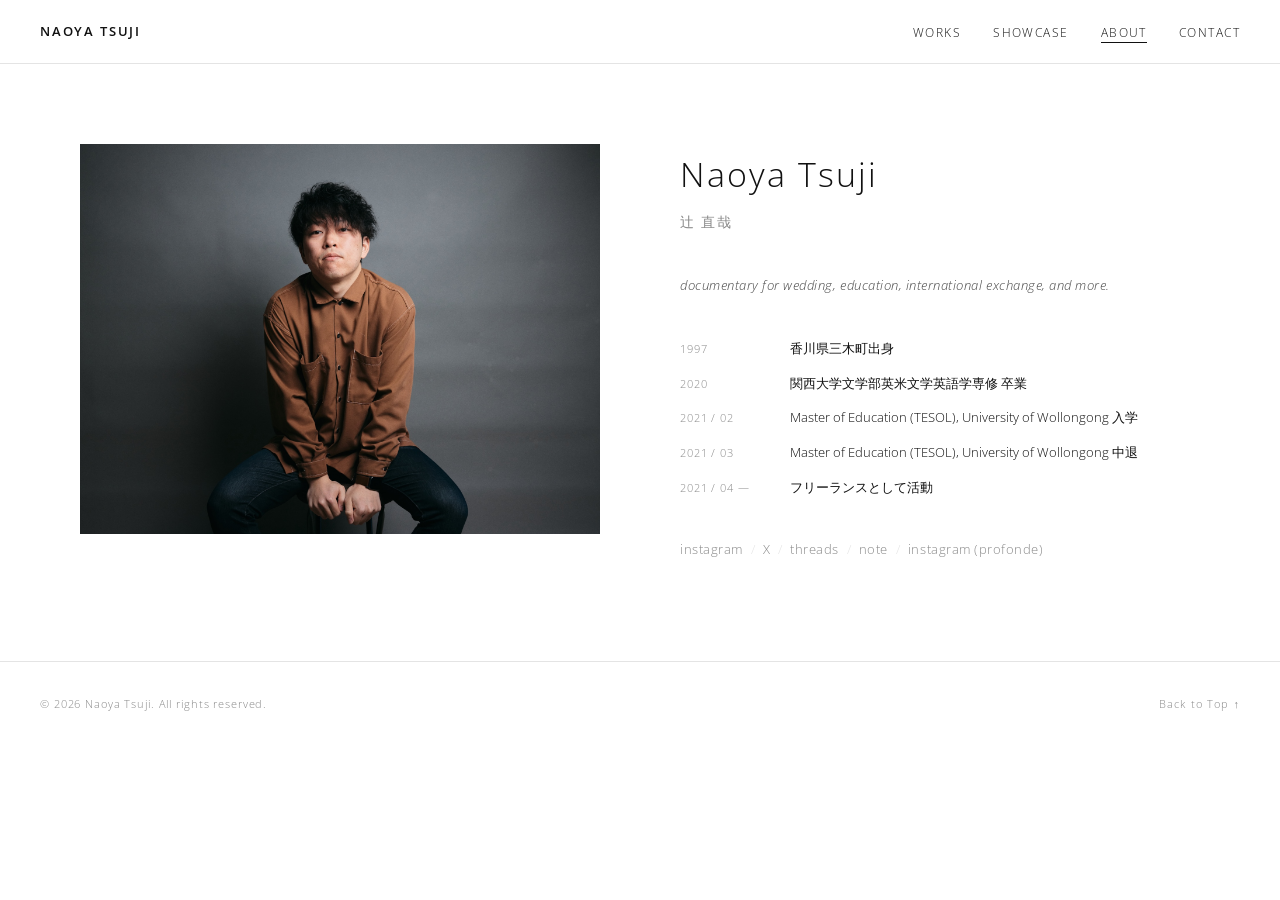
<file: docs/about.html>
<!DOCTYPE html>
<html lang="en">
<head>
  <meta charset="UTF-8" />
  <meta name="viewport" content="width=device-width, initial-scale=1.0" />
  <title>About — Naoya Tsuji</title>
  <link rel="stylesheet" href="css/style.css" />
  <style>
    .lang-toggle {
      display: flex;
      gap: 0;
      margin-bottom: 32px;
    }

    .lang-toggle__btn {
      font-size: 10px;
      letter-spacing: 0.16em;
      text-transform: uppercase;
      padding: 6px 14px;
      border: 1px solid var(--color-border);
      background: transparent;
      color: var(--color-muted);
      cursor: pointer;
      font-family: var(--font-primary);
      transition: all 0.2s ease;
    }

    .lang-toggle__btn:first-child {
      border-right: none;
    }

    .lang-toggle__btn.active {
      background: var(--color-text);
      color: var(--color-bg);
      border-color: var(--color-text);
    }
  </style>
  <!-- Google Analytics -->
  <script async src="https://www.googletagmanager.com/gtag/js?id=G-L8259HFMWW"></script>
  <script>
    window.dataLayer = window.dataLayer || [];
    function gtag(){dataLayer.push(arguments);}
    gtag('js', new Date());
    gtag('config', 'G-L8259HFMWW');
  </script>
</head>
<body>

  <nav class="nav">
    <a href="index.html" class="nav__logo">Naoya Tsuji</a>
    <div class="nav__right">
      <ul class="nav__links">
        <li><a href="works/index.html">Works</a></li>
        <li><a href="showcase/index.html">Showcase</a></li>
        <li><a href="about.html" class="active">About</a></li>
        <li><a href="contact.html">Contact</a></li>
      </ul>
    </div>
    <button class="nav__hamburger" aria-label="Menu">
      <span></span><span></span><span></span>
    </button>
  </nav>

  <!-- MOBILE MENU -->
  <div class="mobile-menu" id="mobile-menu">
    <ul class="mobile-menu__links">
      <li><a href="works/index.html">Works</a></li>
      <li><a href="showcase/index.html">Showcase</a></li>
      <li><a href="about.html" class="active">About</a></li>
      <li><a href="contact.html">Contact</a></li>
    </ul>
  </div>

  <main class="about-wrap page-fade">

    <div class="about__photo">
      <img src="images/profile.jpg" alt="Naoya Tsuji" />
    </div>

    <div class="about__info">
      <h1 class="about__name-en">Naoya Tsuji</h1>
      <p class="about__name-jp">辻 直哉</p>

      <p class="about__tagline">documentary for wedding, education, international exchange, and more.</p>

      <div class="about__timeline">
        <div class="about__timeline-item">
          <span class="about__timeline-year">1997</span>
          <span class="about__timeline-desc">香川県三木町出身</span>
        </div>
        <div class="about__timeline-item">
          <span class="about__timeline-year">2020</span>
          <span class="about__timeline-desc">関西大学文学部英米文学英語学専修 卒業</span>
        </div>
        <div class="about__timeline-item">
          <span class="about__timeline-year">2021 / 02</span>
          <span class="about__timeline-desc">Master of Education (TESOL), University of Wollongong 入学</span>
        </div>
        <div class="about__timeline-item">
          <span class="about__timeline-year">2021 / 03</span>
          <span class="about__timeline-desc">Master of Education (TESOL), University of Wollongong 中退</span>
        </div>
        <div class="about__timeline-item">
          <span class="about__timeline-year">2021 / 04 —</span>
          <span class="about__timeline-desc">フリーランスとして活動</span>
        </div>
      </div>

      <div class="about__sns">
        <a href="https://www.instagram.com/naoyatsuji_/" target="_blank" rel="noopener">instagram</a>
        <span class="about__sns-sep">/</span>
        <a href="https://x.com/naoyatsuji_eos" target="_blank" rel="noopener">X</a>
        <span class="about__sns-sep">/</span>
        <a href="https://www.threads.com/@naoyatsuji_" target="_blank" rel="noopener">threads</a>
        <span class="about__sns-sep">/</span>
        <a href="https://note.mu/naoyatsuji_3" target="_blank" rel="noopener">note</a>
        <span class="about__sns-sep">/</span>
        <a href="https://www.instagram.com/profonde.film/" target="_blank" rel="noopener">instagram (profonde)</a>
      </div>

    </div>
  </main>

  <footer class="footer">
    <p class="footer__copy">© 2026 Naoya Tsuji. All rights reserved.</p>
    <span class="footer__top">Back to Top ↑</span>
  </footer>

  <script src="js/main.js"></script>
  <script>
    const btns = document.querySelectorAll('.lang-toggle__btn');
    btns.forEach(btn => {
      btn.addEventListener('click', () => {
        const lang = btn.dataset.lang;
        btns.forEach(b => b.classList.remove('active'));
        btn.classList.add('active');
        document.querySelectorAll('.lang-en, .lang-ja').forEach(el => {
          el.style.display = 'none';
        });
        document.querySelectorAll('.lang-' + lang).forEach(el => {
          el.style.display = '';
        });
      });
    });
  </script>
</body>
</html>
</file>
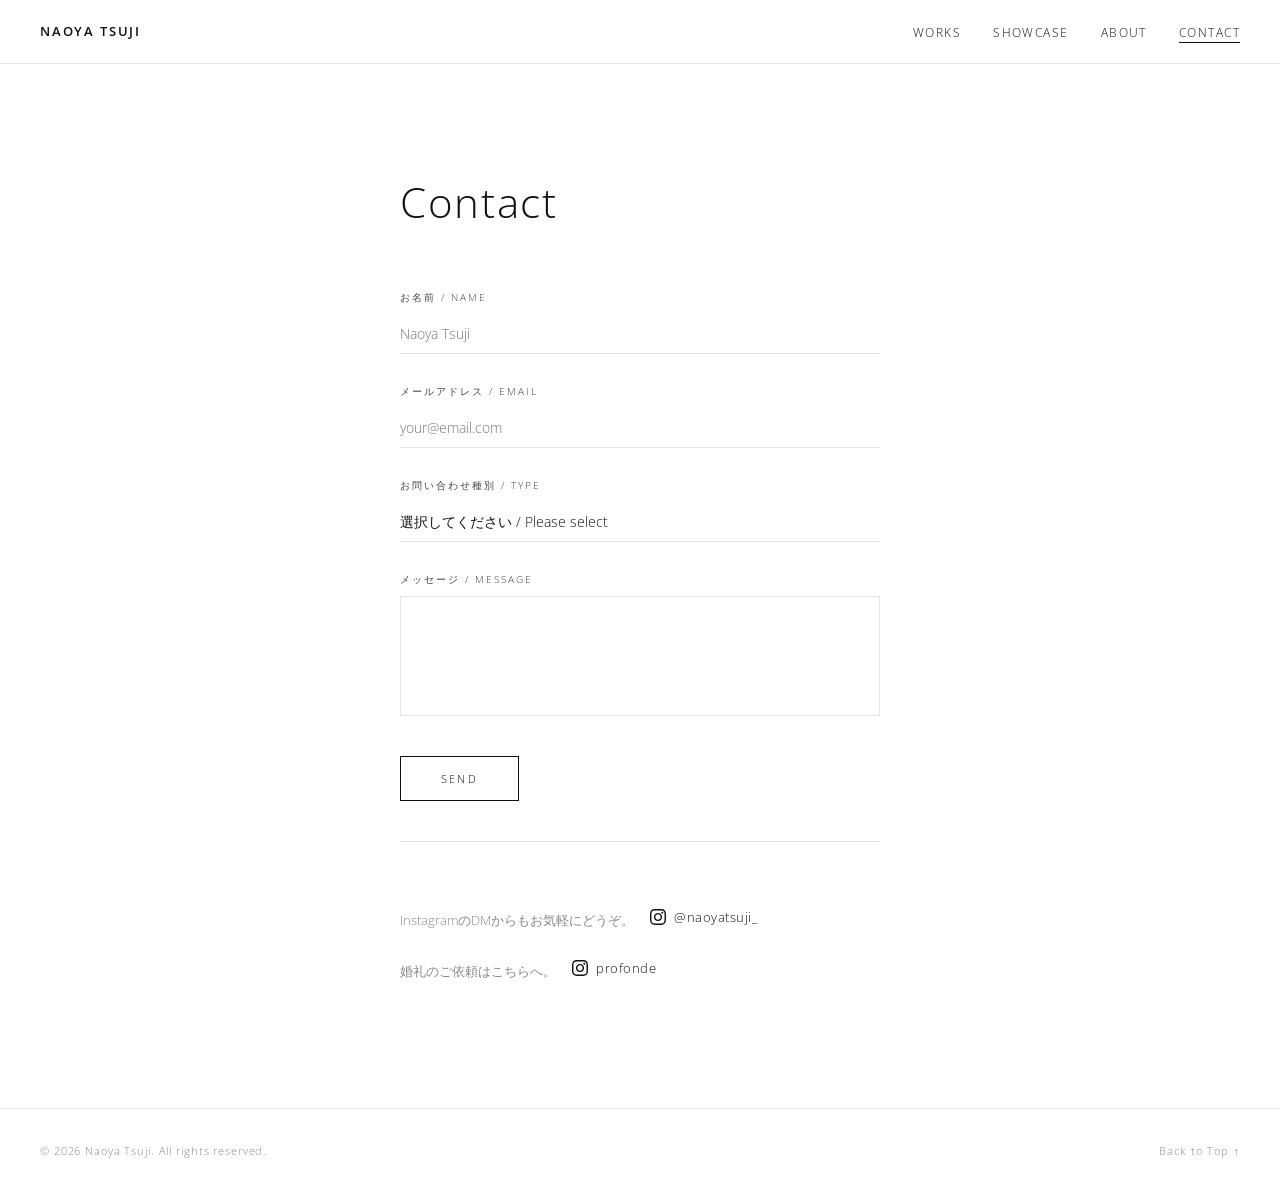
<file: docs/contact.html>
<!DOCTYPE html>
<html lang="en">
<head>
  <meta charset="UTF-8" />
  <meta name="viewport" content="width=device-width, initial-scale=1.0" />
  <title>Contact — Naoya Tsuji</title>
  <link rel="stylesheet" href="css/style.css" />
  <style>
    .contact-wrap {
      min-height: calc(100vh - var(--nav-height));
      padding-top: calc(var(--nav-height) + 100px);
      padding-bottom: 100px;
      max-width: 560px;
      margin: 0 auto;
      padding-left: 40px;
      padding-right: 40px;
    }

    .contact__title {
      font-size: clamp(28px, 4vw, 42px);
      font-weight: 300;
      letter-spacing: 0.04em;
      margin-bottom: 48px;
    }

    .contact-form {
      display: flex;
      flex-direction: column;
      gap: 28px;
    }

    .form-field {
      display: flex;
      flex-direction: column;
      gap: 8px;
    }

    .form-field label {
      font-size: 10px;
      letter-spacing: 0.2em;
      text-transform: uppercase;
      color: #444;
    }

    .form-field input,
    .form-field select,
    .form-field textarea {
      width: 100%;
      border: none;
      border-bottom: 1px solid var(--color-border);
      padding: 10px 0;
      font-family: var(--font-primary);
      font-size: 14px;
      font-weight: 300;
      color: var(--color-text);
      background: transparent;
      outline: none;
      transition: border-color var(--transition);
      -webkit-appearance: none;
      border-radius: 0;
    }

    .form-field select {
      cursor: pointer;
      color: var(--color-text);
    }

    .form-field select option[value=""] {
      color: var(--color-muted);
    }

    .form-field input:focus,
    .form-field select:focus,
    .form-field textarea:focus {
      border-bottom-color: var(--color-text);
    }

    .form-field textarea {
      resize: none;
      height: 120px;
      line-height: 1.8;
      border: 1px solid var(--color-border);
      padding: 12px;
    }

    .form-field textarea:focus {
      border-color: var(--color-text);
    }

    .form-submit {
      margin-top: 12px;
    }

    .form-submit button {
      border: 1px solid var(--color-text);
      background: transparent;
      color: var(--color-text);
      padding: 14px 40px;
      font-family: var(--font-primary);
      font-size: 11px;
      font-weight: 300;
      letter-spacing: 0.2em;
      text-transform: uppercase;
      cursor: pointer;
      transition: background var(--transition), color var(--transition);
    }

    .form-submit button:hover {
      background: var(--color-text);
      color: var(--color-bg);
    }

    .form-success {
      display: none;
      margin-top: 24px;
      font-size: 13px;
      color: var(--color-muted);
      letter-spacing: 0.04em;
    }

    .contact-dm {
      margin-top: 40px;
      padding-top: 64px;
      border-top: 1px solid var(--color-border);
    }

    .contact-dm__text {
      font-size: 13px;
      color: var(--color-muted);
      margin-bottom: 12px;
    }

    .contact-dm__row {
      display: flex;
      align-items: baseline;
      gap: 16px;
      margin-bottom: 12px;
    }

    .contact-dm__link {
      display: inline-flex;
      align-items: center;
      gap: 8px;
      color: var(--color-text);
      transition: color var(--transition);
    }

    .contact-dm__link:hover {
      color: var(--color-muted);
    }

    .contact-dm__link svg {
      width: 16px;
      height: 16px;
      fill: currentColor;
      flex-shrink: 0;
    }

    .contact-dm__link span {
      font-size: 13px;
      letter-spacing: 0.04em;
    }

    @media (max-width: 768px) {
      .contact-wrap {
        padding-left: 20px;
        padding-right: 20px;
      }
    }
  </style>
</head>
<body>

  <nav class="nav">
    <a href="index.html" class="nav__logo">Naoya Tsuji</a>
    <div class="nav__right">
      <ul class="nav__links">
        <li><a href="works/index.html">Works</a></li>
        <li><a href="showcase/index.html">Showcase</a></li>
        <li><a href="about.html">About</a></li>
        <li><a href="contact.html" class="active">Contact</a></li>
      </ul>
    </div>
    <button class="nav__hamburger" aria-label="Menu">
      <span></span><span></span><span></span>
    </button>
  </nav>

  <!-- MOBILE MENU -->
  <div class="mobile-menu" id="mobile-menu">
    <ul class="mobile-menu__links">
      <li><a href="works/index.html">Works</a></li>
      <li><a href="showcase/index.html">Showcase</a></li>
      <li><a href="about.html">About</a></li>
      <li><a href="contact.html" class="active">Contact</a></li>
    </ul>
  </div>

  <main class="contact-wrap page-fade">
    <h1 class="contact__title">Contact</h1>

    <form
      class="contact-form"
      id="contact-form"
      action="https://formspree.io/f/mwvyzbjo"
      method="POST"
    >
      <div class="form-field">
        <label for="name">お名前 / Name</label>
        <input type="text" id="name" name="name" placeholder="Naoya Tsuji" required />
      </div>

      <div class="form-field">
        <label for="email">メールアドレス / Email</label>
        <input type="email" id="email" name="email" placeholder="your@email.com" required />
      </div>

      <div class="form-field">
        <label for="type">お問い合わせ種別 / Type</label>
        <select id="type" name="type" required>
          <option value="" disabled selected>選択してください / Please select</option>
          <option value="撮影依頼">撮影依頼 / Filming Inquiry</option>
          <option value="Showcaseパスワード希望">Showcaseパスワード希望 / Showcase Password</option>
          <option value="その他">その他 / Other</option>
        </select>
      </div>

      <div class="form-field">
        <label for="message">メッセージ / Message</label>
        <textarea id="message" name="message" required></textarea>
      </div>

      <div class="form-submit">
        <button type="submit">Send</button>
      </div>
    </form>

    <p class="form-success" id="form-success">送信が完了しました。ありがとうございます。</p>

    <div class="contact-dm">
      <div class="contact-dm__row">
        <p class="contact-dm__text">InstagramのDMからもお気軽にどうぞ。</p>
        <a href="https://www.instagram.com/naoyatsuji_/" target="_blank" rel="noopener" class="contact-dm__link">
          <svg viewBox="0 0 24 24" xmlns="http://www.w3.org/2000/svg"><path d="M12 2.163c3.204 0 3.584.012 4.85.07 3.252.148 4.771 1.691 4.919 4.919.058 1.265.069 1.645.069 4.849 0 3.205-.012 3.584-.069 4.849-.149 3.225-1.664 4.771-4.919 4.919-1.266.058-1.644.07-4.85.07-3.204 0-3.584-.012-4.849-.07-3.26-.149-4.771-1.699-4.919-4.92-.058-1.265-.07-1.644-.07-4.849 0-3.204.013-3.583.07-4.849.149-3.227 1.664-4.771 4.919-4.919 1.266-.057 1.645-.069 4.849-.069zm0-2.163c-3.259 0-3.667.014-4.947.072-4.358.2-6.78 2.618-6.98 6.98-.059 1.281-.073 1.689-.073 4.948 0 3.259.014 3.668.072 4.948.2 4.358 2.618 6.78 6.98 6.98 1.281.058 1.689.072 4.948.072 3.259 0 3.668-.014 4.948-.072 4.354-.2 6.782-2.618 6.979-6.98.059-1.28.073-1.689.073-4.948 0-3.259-.014-3.667-.072-4.947-.196-4.354-2.617-6.78-6.979-6.98-1.281-.059-1.69-.073-4.949-.073zm0 5.838c-3.403 0-6.162 2.759-6.162 6.162s2.759 6.163 6.162 6.163 6.162-2.759 6.162-6.163c0-3.403-2.759-6.162-6.162-6.162zm0 10.162c-2.209 0-4-1.79-4-4 0-2.209 1.791-4 4-4s4 1.791 4 4c0 2.21-1.791 4-4 4zm6.406-11.845c-.796 0-1.441.645-1.441 1.44s.645 1.44 1.441 1.44c.795 0 1.439-.645 1.439-1.44s-.644-1.44-1.439-1.44z"/></svg>
          <span>@naoyatsuji_</span>
        </a>
      </div>
      <div class="contact-dm__row">
        <p class="contact-dm__text">婚礼のご依頼はこちらへ。</p>
        <a href="https://www.instagram.com/profonde.film/" target="_blank" rel="noopener" class="contact-dm__link">
          <svg viewBox="0 0 24 24" xmlns="http://www.w3.org/2000/svg"><path d="M12 2.163c3.204 0 3.584.012 4.85.07 3.252.148 4.771 1.691 4.919 4.919.058 1.265.069 1.645.069 4.849 0 3.205-.012 3.584-.069 4.849-.149 3.225-1.664 4.771-4.919 4.919-1.266.058-1.644.07-4.85.07-3.204 0-3.584-.012-4.849-.07-3.26-.149-4.771-1.699-4.919-4.92-.058-1.265-.07-1.644-.07-4.849 0-3.204.013-3.583.07-4.849.149-3.227 1.664-4.771 4.919-4.919 1.266-.057 1.645-.069 4.849-.069zm0-2.163c-3.259 0-3.667.014-4.947.072-4.358.2-6.78 2.618-6.98 6.98-.059 1.281-.073 1.689-.073 4.948 0 3.259.014 3.668.072 4.948.2 4.358 2.618 6.78 6.98 6.98 1.281.058 1.689.072 4.948.072 3.259 0 3.668-.014 4.948-.072 4.354-.2 6.782-2.618 6.979-6.98.059-1.28.073-1.689.073-4.948 0-3.259-.014-3.667-.072-4.947-.196-4.354-2.617-6.78-6.979-6.98-1.281-.059-1.69-.073-4.949-.073zm0 5.838c-3.403 0-6.162 2.759-6.162 6.162s2.759 6.163 6.162 6.163 6.162-2.759 6.162-6.163c0-3.403-2.759-6.162-6.162-6.162zm0 10.162c-2.209 0-4-1.79-4-4 0-2.209 1.791-4 4-4s4 1.791 4 4c0 2.21-1.791 4-4 4zm6.406-11.845c-.796 0-1.441.645-1.441 1.44s.645 1.44 1.441 1.44c.795 0 1.439-.645 1.439-1.44s-.644-1.44-1.439-1.44z"/></svg>
          <span>profonde</span>
        </a>
      </div>
    </div>
  </main>

  <footer class="footer">
    <p class="footer__copy">© 2026 Naoya Tsuji. All rights reserved.</p>
    <span class="footer__top">Back to Top ↑</span>
  </footer>

  <script src="js/main.js"></script>
  <script>
    const form = document.getElementById('contact-form');
    const success = document.getElementById('form-success');

    form.addEventListener('submit', async (e) => {
      e.preventDefault();
      const data = new FormData(form);
      const res = await fetch(form.action, {
        method: 'POST',
        body: data,
        headers: { 'Accept': 'application/json' }
      });
      if (res.ok) {
        form.style.display = 'none';
        success.style.display = 'block';
      }
    });
  </script>
</body>
</html>
</file>
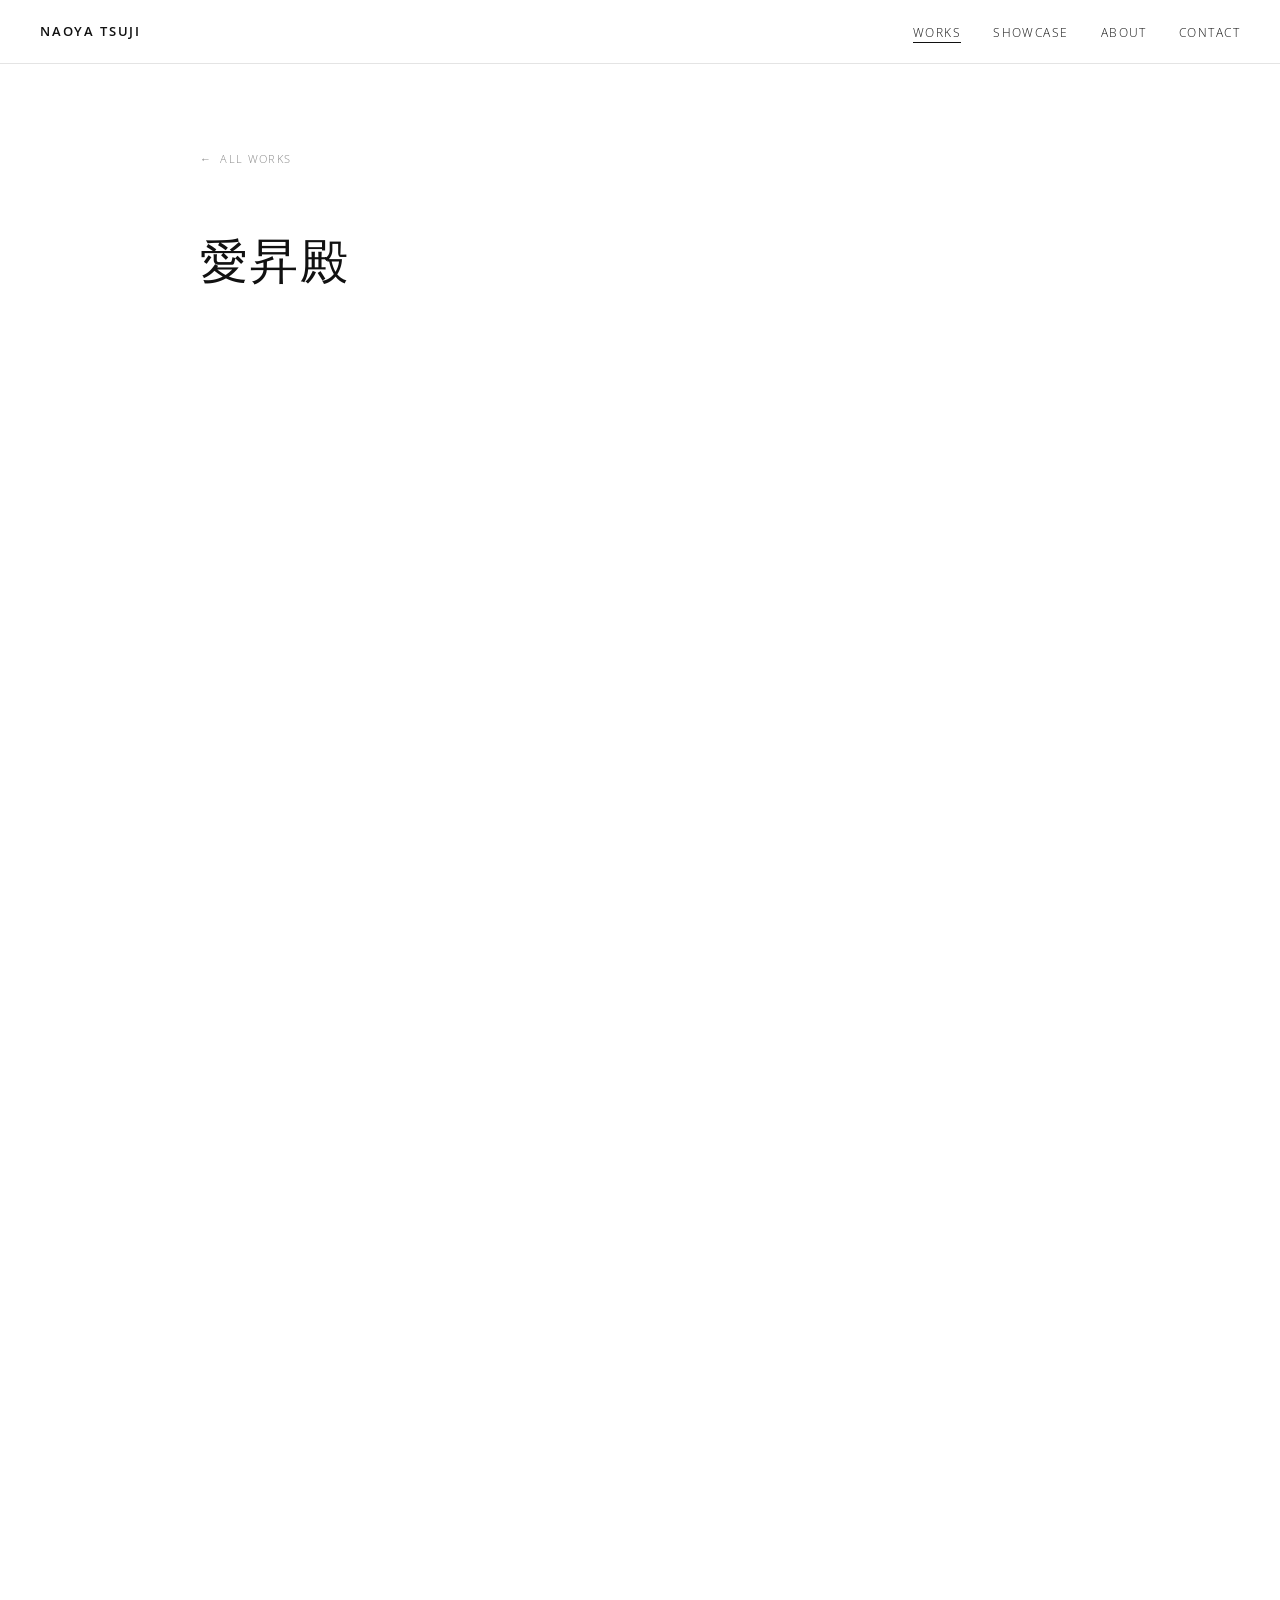
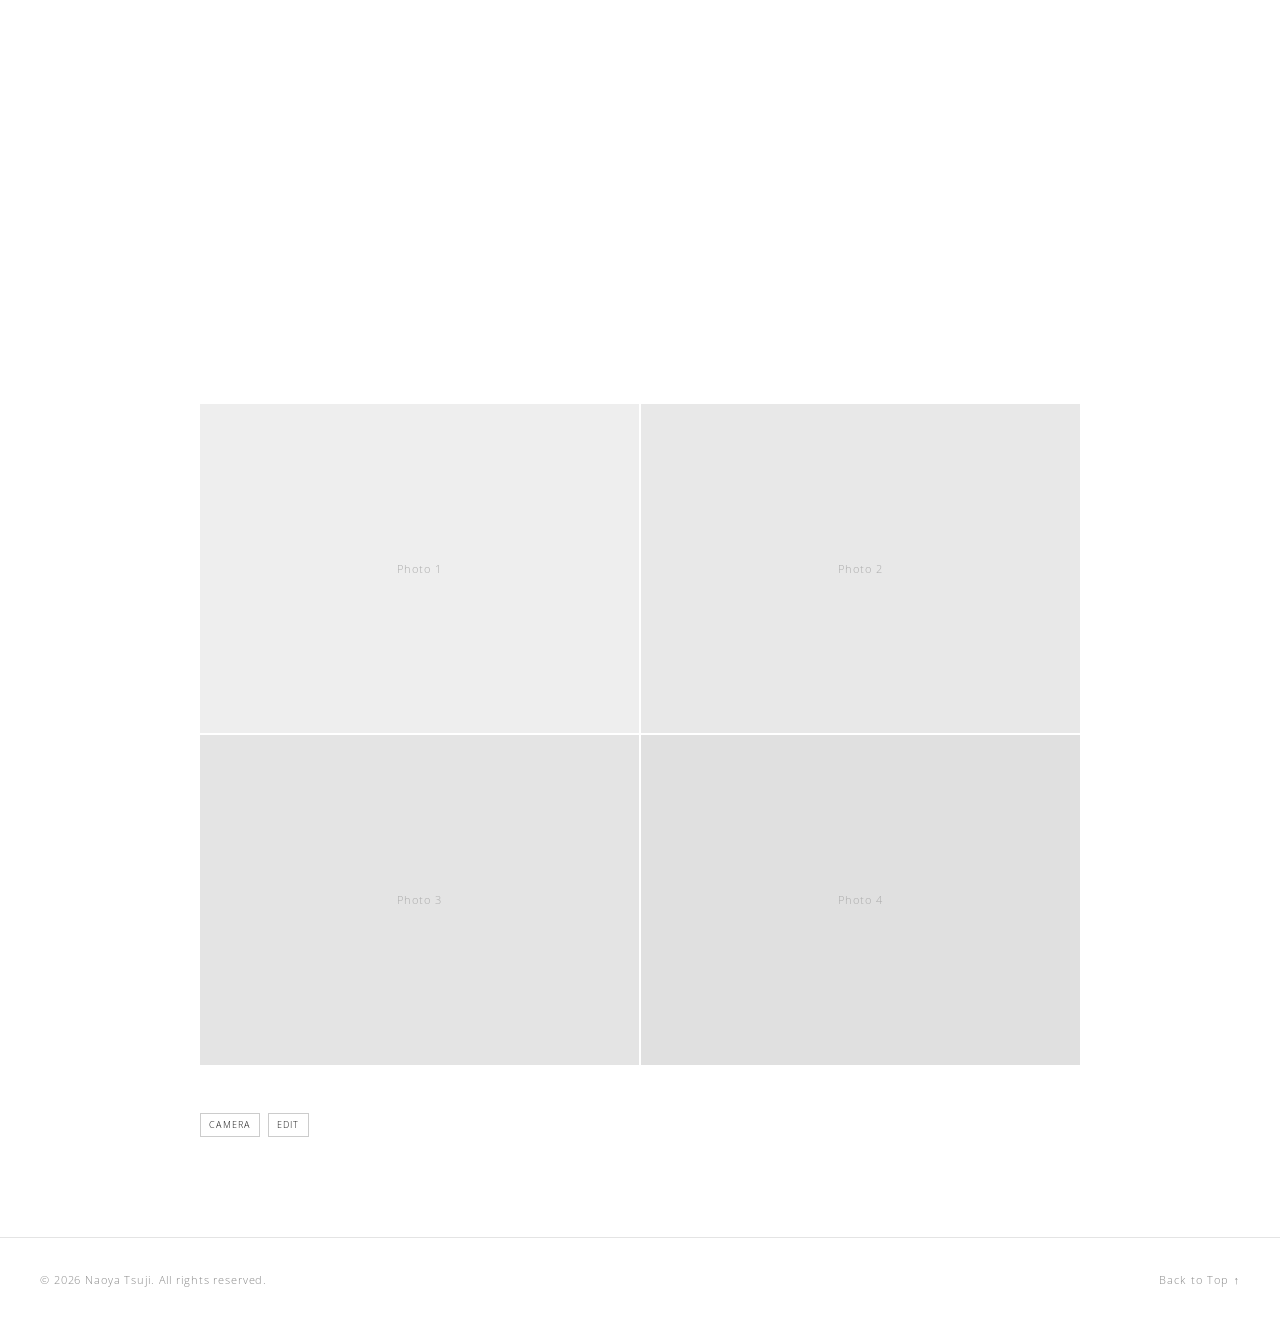
<file: docs/works/aisyouden.html>
<!DOCTYPE html>
<html lang="en">
<head>
  <meta charset="UTF-8" />
  <meta name="viewport" content="width=device-width, initial-scale=1.0" />
  <title>愛昇殿 — Naoya Tsuji</title>
  <link rel="stylesheet" href="../css/style.css" />
  <!-- Google Analytics -->
  <script async src="https://www.googletagmanager.com/gtag/js?id=G-L8259HFMWW"></script>
  <script>
    window.dataLayer = window.dataLayer || [];
    function gtag(){dataLayer.push(arguments);}
    gtag('js', new Date());
    gtag('config', 'G-L8259HFMWW');
  </script>
</head>
<body>

  <nav class="nav">
    <a href="../index.html" class="nav__logo">Naoya Tsuji</a>
    <div class="nav__right">
      <ul class="nav__links">
        <li><a href="index.html" class="active">Works</a></li>
        <li><a href="../showcase/index.html">Showcase</a></li>
        <li><a href="../about.html">About</a></li>
        <li><a href="../contact.html">Contact</a></li>
      </ul>
    </div>
  </nav>

  <main class="work-detail page-fade">
    <a href="index.html" class="work-detail__back">All Works</a>

    <div class="work-detail__header">
      <h1 class="work-detail__title">愛昇殿</h1>
    </div>

    <div class="work-detail__video">
      <iframe
        src="https://www.youtube.com/embed/8y4fwTJsI_w?rel=0&modestbranding=1"
        title="愛昇殿 1"
        allow="accelerometer; autoplay; clipboard-write; encrypted-media; gyroscope; picture-in-picture"
        allowfullscreen>
      </iframe>
    </div>

    <div class="work-detail__video">
      <iframe
        src="https://www.youtube.com/embed/xA7TYTypfcY?rel=0&modestbranding=1"
        title="愛昇殿 2"
        allow="accelerometer; autoplay; clipboard-write; encrypted-media; gyroscope; picture-in-picture"
        allowfullscreen>
      </iframe>
    </div>

    <div class="work-detail__video">
      <iframe
        src="https://www.youtube.com/embed/_JMaB6DMOpk?rel=0&modestbranding=1"
        title="愛昇殿 3"
        allow="accelerometer; autoplay; clipboard-write; encrypted-media; gyroscope; picture-in-picture"
        allowfullscreen>
      </iframe>
    </div>

    <div class="work-detail__photos">
      <div class="work-card photo--placeholder" style="background:#eee; aspect-ratio:4/3; display:flex; align-items:center; justify-content:center; color:#aaa; font-size:11px; letter-spacing:.1em;">Photo 1</div>
      <div class="work-card photo--placeholder" style="background:#e8e8e8; aspect-ratio:4/3; display:flex; align-items:center; justify-content:center; color:#aaa; font-size:11px; letter-spacing:.1em;">Photo 2</div>
      <div class="work-card photo--placeholder" style="background:#e4e4e4; aspect-ratio:4/3; display:flex; align-items:center; justify-content:center; color:#aaa; font-size:11px; letter-spacing:.1em;">Photo 3</div>
      <div class="work-card photo--placeholder" style="background:#e0e0e0; aspect-ratio:4/3; display:flex; align-items:center; justify-content:center; color:#aaa; font-size:11px; letter-spacing:.1em;">Photo 4</div>
    </div>

    <div class="work-detail__meta" style="margin-top: 48px;">
      <span class="tag" style="color: #111; border-color: #ccc;">Camera</span>
      <span class="tag" style="color: #111; border-color: #ccc;">Edit</span>
    </div>
  </main>

  <footer class="footer">
    <p class="footer__copy">© 2026 Naoya Tsuji. All rights reserved.</p>
    <span class="footer__top">Back to Top ↑</span>
  </footer>

  <script src="../js/main.js"></script>
</body>
</html>
</file>
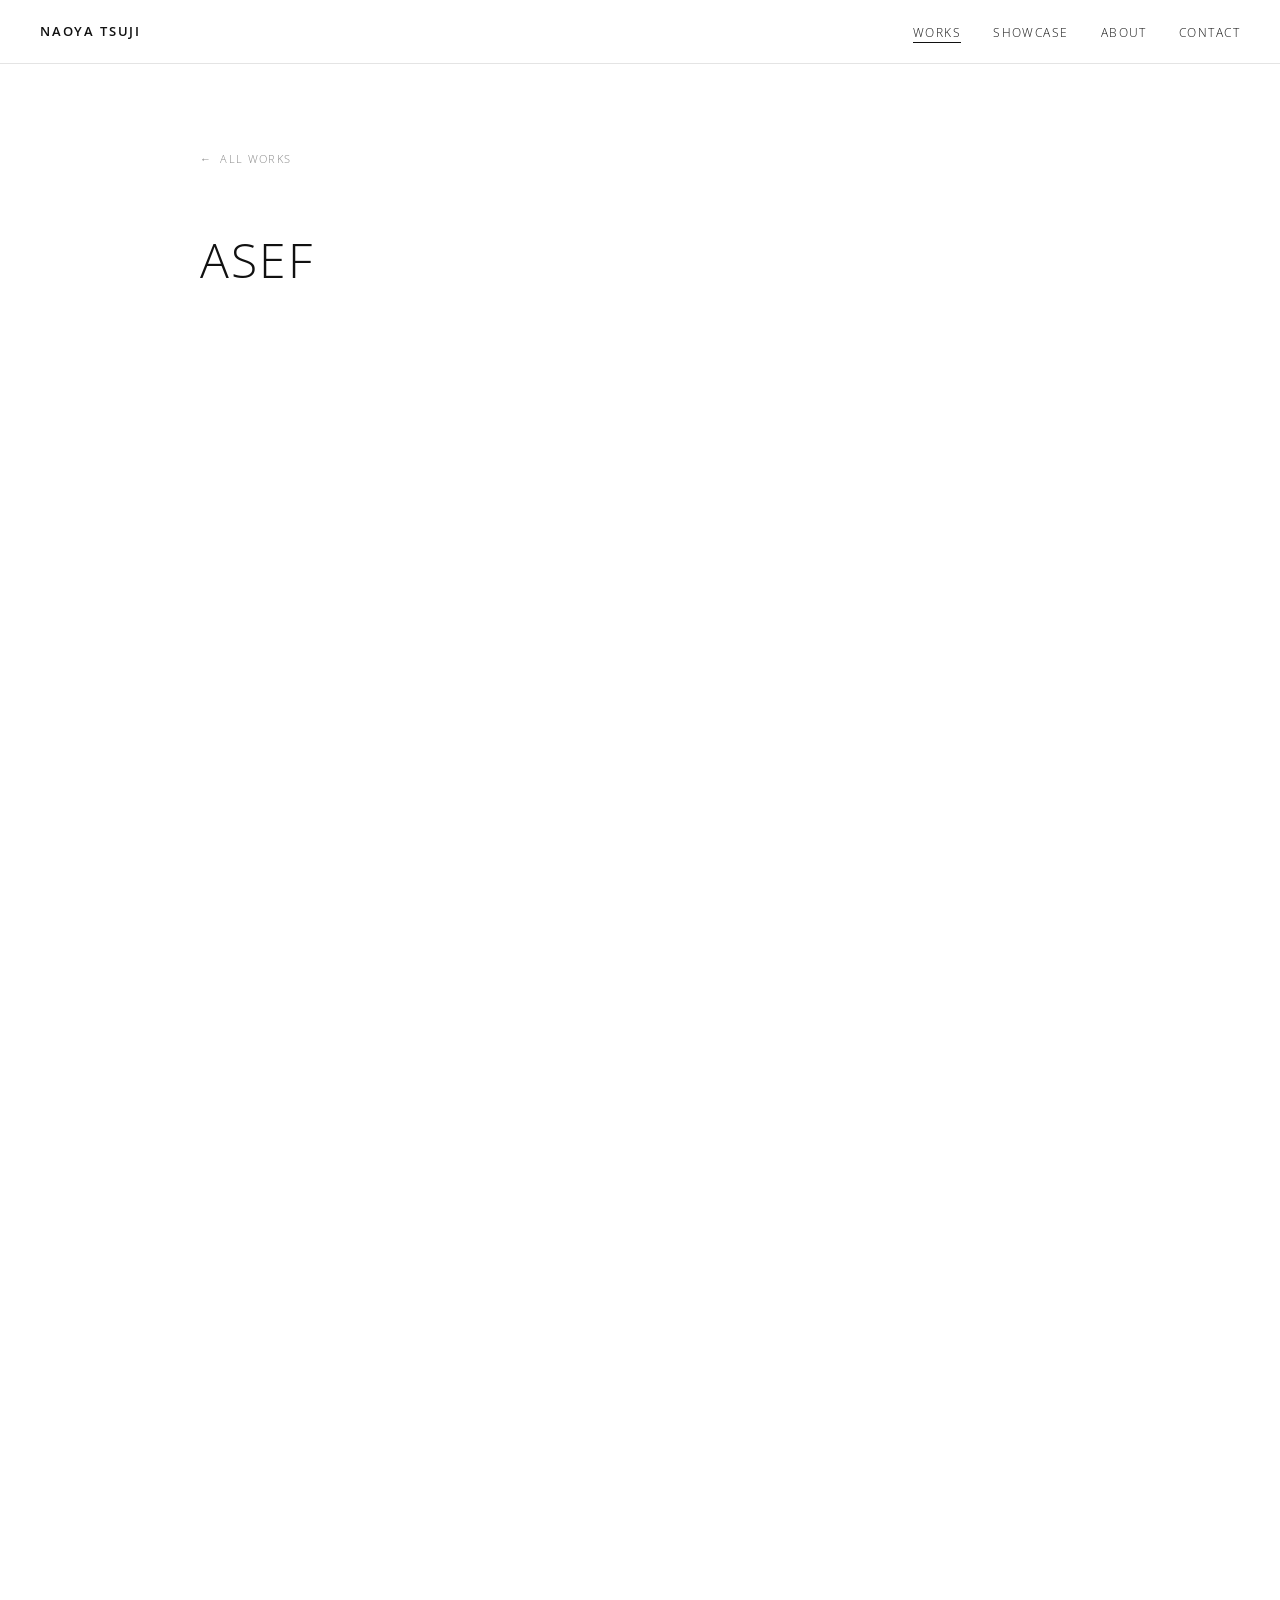
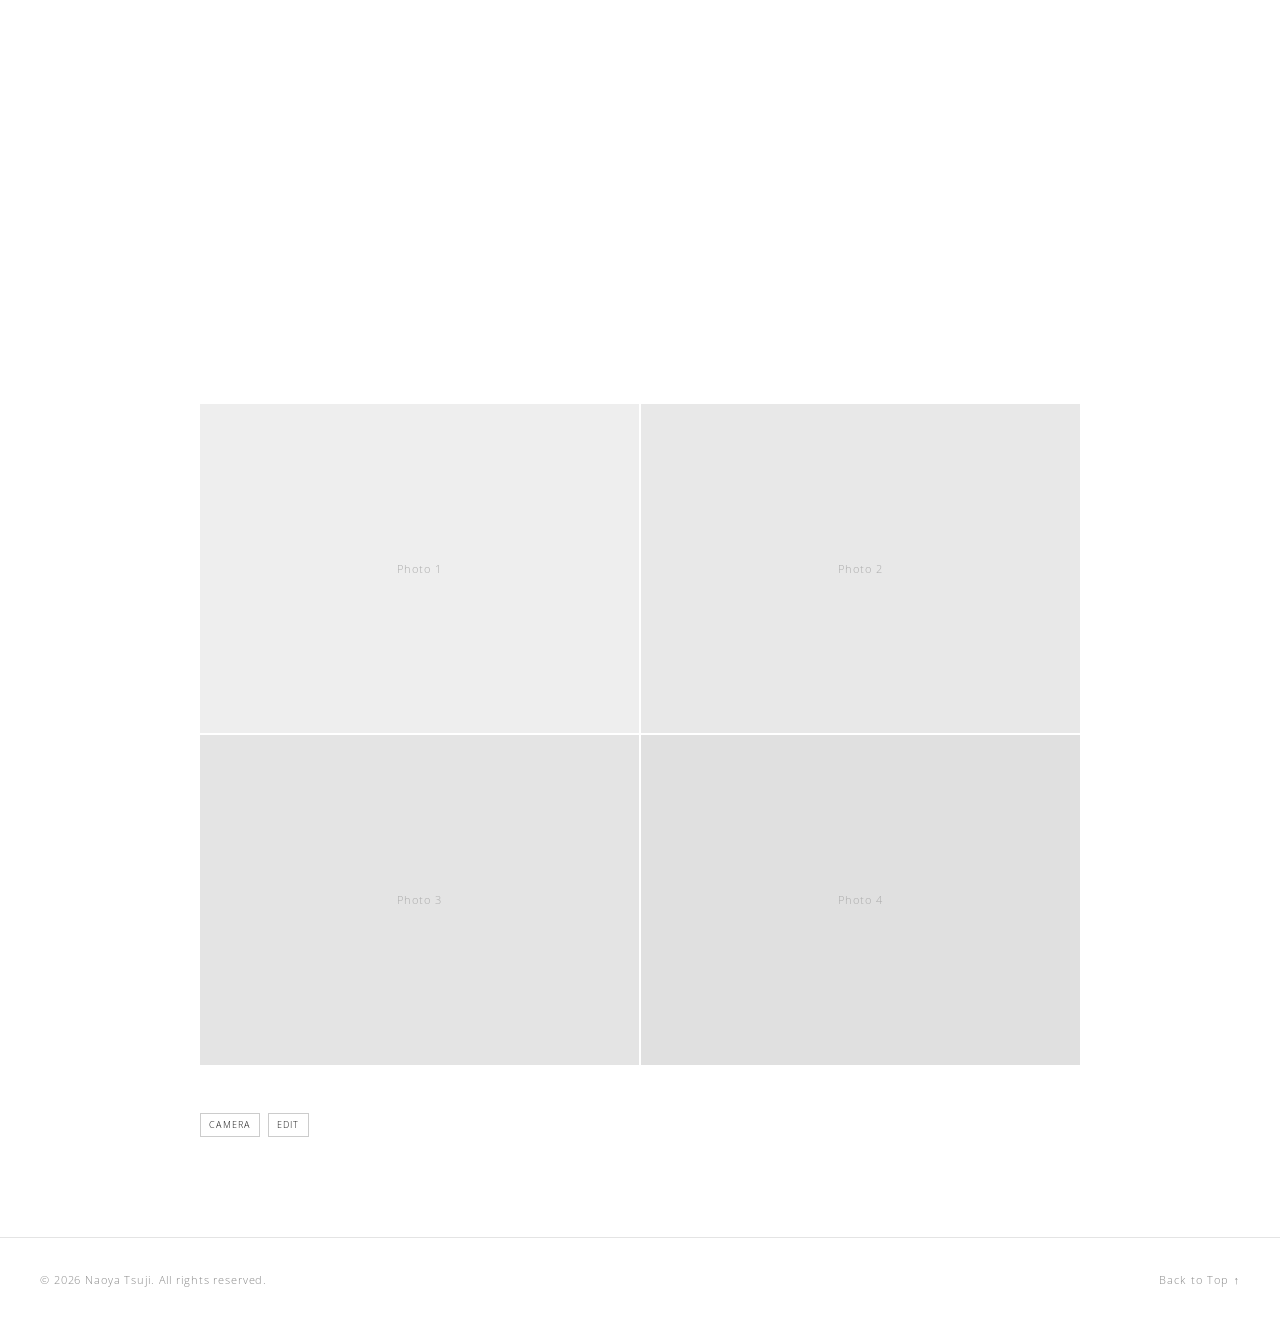
<file: docs/works/asef.html>
<!DOCTYPE html>
<html lang="en">
<head>
  <meta charset="UTF-8" />
  <meta name="viewport" content="width=device-width, initial-scale=1.0" />
  <title>ASEF — Naoya Tsuji</title>
  <link rel="stylesheet" href="../css/style.css" />
  <!-- Google Analytics -->
  <script async src="https://www.googletagmanager.com/gtag/js?id=G-L8259HFMWW"></script>
  <script>
    window.dataLayer = window.dataLayer || [];
    function gtag(){dataLayer.push(arguments);}
    gtag('js', new Date());
    gtag('config', 'G-L8259HFMWW');
  </script>
</head>
<body>

  <nav class="nav">
    <a href="../index.html" class="nav__logo">Naoya Tsuji</a>
    <div class="nav__right">
      <ul class="nav__links">
        <li><a href="index.html" class="active">Works</a></li>
        <li><a href="../showcase/index.html">Showcase</a></li>
        <li><a href="../about.html">About</a></li>
        <li><a href="../contact.html">Contact</a></li>
      </ul>
    </div>
  </nav>

  <main class="work-detail page-fade">
    <a href="index.html" class="work-detail__back">All Works</a>

    <div class="work-detail__header">
      <h1 class="work-detail__title">ASEF</h1>
    </div>

    <div class="work-detail__video">
      <iframe
        src="https://www.youtube.com/embed/Z2jf5h_lAVo?rel=0&modestbranding=1"
        title="ASEF 1"
        allow="accelerometer; autoplay; clipboard-write; encrypted-media; gyroscope; picture-in-picture"
        allowfullscreen>
      </iframe>
    </div>

    <div class="work-detail__video">
      <iframe
        src="https://www.youtube.com/embed/fdLn2B1uhgI?rel=0&modestbranding=1"
        title="ASEF 2"
        allow="accelerometer; autoplay; clipboard-write; encrypted-media; gyroscope; picture-in-picture"
        allowfullscreen>
      </iframe>
    </div>

    <div class="work-detail__video">
      <iframe
        src="https://www.youtube.com/embed/Q9yHItJso00?rel=0&modestbranding=1"
        title="ASEF 3"
        allow="accelerometer; autoplay; clipboard-write; encrypted-media; gyroscope; picture-in-picture"
        allowfullscreen>
      </iframe>
    </div>

    <div class="work-detail__photos">
      <div class="work-card photo--placeholder" style="background:#eee; aspect-ratio:4/3; display:flex; align-items:center; justify-content:center; color:#aaa; font-size:11px; letter-spacing:.1em;">Photo 1</div>
      <div class="work-card photo--placeholder" style="background:#e8e8e8; aspect-ratio:4/3; display:flex; align-items:center; justify-content:center; color:#aaa; font-size:11px; letter-spacing:.1em;">Photo 2</div>
      <div class="work-card photo--placeholder" style="background:#e4e4e4; aspect-ratio:4/3; display:flex; align-items:center; justify-content:center; color:#aaa; font-size:11px; letter-spacing:.1em;">Photo 3</div>
      <div class="work-card photo--placeholder" style="background:#e0e0e0; aspect-ratio:4/3; display:flex; align-items:center; justify-content:center; color:#aaa; font-size:11px; letter-spacing:.1em;">Photo 4</div>
    </div>

    <div class="work-detail__meta" style="margin-top: 48px;">
      <span class="tag" style="color: #111; border-color: #ccc;">Camera</span>
      <span class="tag" style="color: #111; border-color: #ccc;">Edit</span>
    </div>
  </main>

  <footer class="footer">
    <p class="footer__copy">© 2026 Naoya Tsuji. All rights reserved.</p>
    <span class="footer__top">Back to Top ↑</span>
  </footer>

  <script src="../js/main.js"></script>
</body>
</html>
</file>
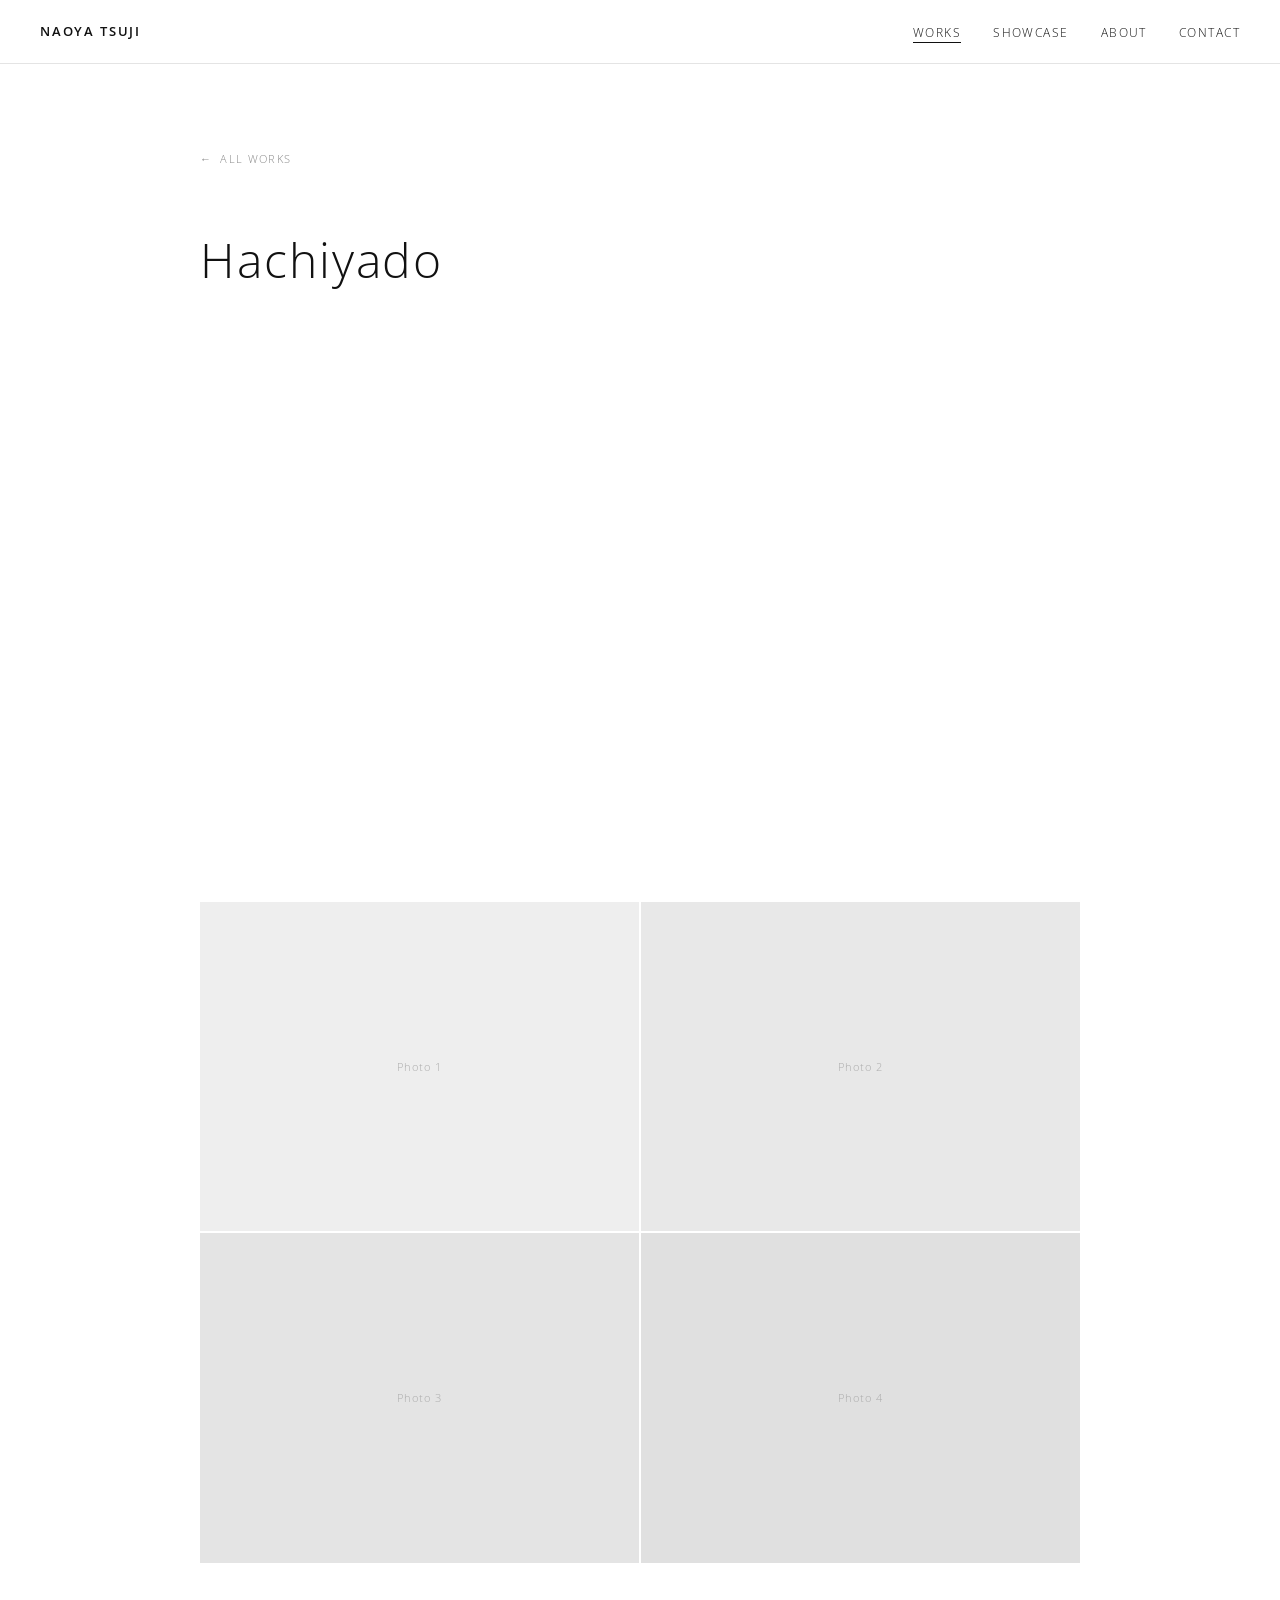
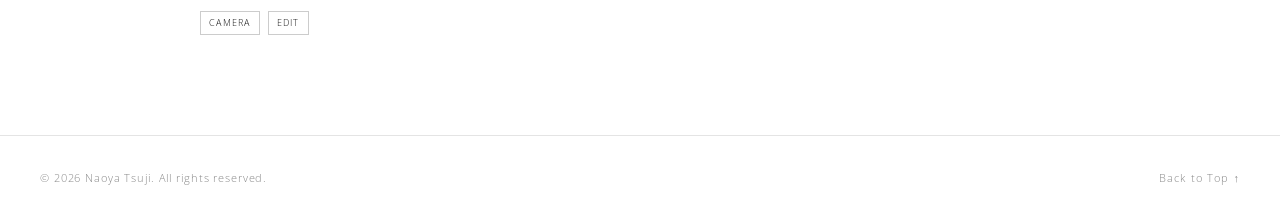
<file: docs/works/hachiyado.html>
<!DOCTYPE html>
<html lang="en">
<head>
  <meta charset="UTF-8" />
  <meta name="viewport" content="width=device-width, initial-scale=1.0" />
  <title>Hachiyado — Naoya Tsuji</title>
  <link rel="stylesheet" href="../css/style.css" />
  <!-- Google Analytics -->
  <script async src="https://www.googletagmanager.com/gtag/js?id=G-L8259HFMWW"></script>
  <script>
    window.dataLayer = window.dataLayer || [];
    function gtag(){dataLayer.push(arguments);}
    gtag('js', new Date());
    gtag('config', 'G-L8259HFMWW');
  </script>
</head>
<body>

  <nav class="nav">
    <a href="../index.html" class="nav__logo">Naoya Tsuji</a>
    <div class="nav__right">
      <ul class="nav__links">
        <li><a href="index.html" class="active">Works</a></li>
        <li><a href="../showcase/index.html">Showcase</a></li>
        <li><a href="../about.html">About</a></li>
        <li><a href="../contact.html">Contact</a></li>
      </ul>
    </div>
  </nav>

  <main class="work-detail page-fade">
    <a href="index.html" class="work-detail__back">All Works</a>

    <div class="work-detail__header">
      <h1 class="work-detail__title">Hachiyado</h1>
    </div>

    <div class="work-detail__video">
      <iframe
        src="https://www.youtube.com/embed/YOUR_VIDEO_ID?rel=0&modestbranding=1"
        title="Hachiyado"
        allow="accelerometer; autoplay; clipboard-write; encrypted-media; gyroscope; picture-in-picture"
        allowfullscreen>
      </iframe>
    </div>

    <div class="work-detail__photos">
      <div class="work-card photo--placeholder" style="background:#eee; aspect-ratio:4/3; display:flex; align-items:center; justify-content:center; color:#aaa; font-size:11px; letter-spacing:.1em;">Photo 1</div>
      <div class="work-card photo--placeholder" style="background:#e8e8e8; aspect-ratio:4/3; display:flex; align-items:center; justify-content:center; color:#aaa; font-size:11px; letter-spacing:.1em;">Photo 2</div>
      <div class="work-card photo--placeholder" style="background:#e4e4e4; aspect-ratio:4/3; display:flex; align-items:center; justify-content:center; color:#aaa; font-size:11px; letter-spacing:.1em;">Photo 3</div>
      <div class="work-card photo--placeholder" style="background:#e0e0e0; aspect-ratio:4/3; display:flex; align-items:center; justify-content:center; color:#aaa; font-size:11px; letter-spacing:.1em;">Photo 4</div>
    </div>

    <div class="work-detail__meta" style="margin-top: 48px;">
      <span class="tag" style="color: #111; border-color: #ccc;">Camera</span>
      <span class="tag" style="color: #111; border-color: #ccc;">Edit</span>
    </div>
  </main>

  <footer class="footer">
    <p class="footer__copy">© 2026 Naoya Tsuji. All rights reserved.</p>
    <span class="footer__top">Back to Top ↑</span>
  </footer>

  <script src="../js/main.js"></script>
</body>
</html>
</file>
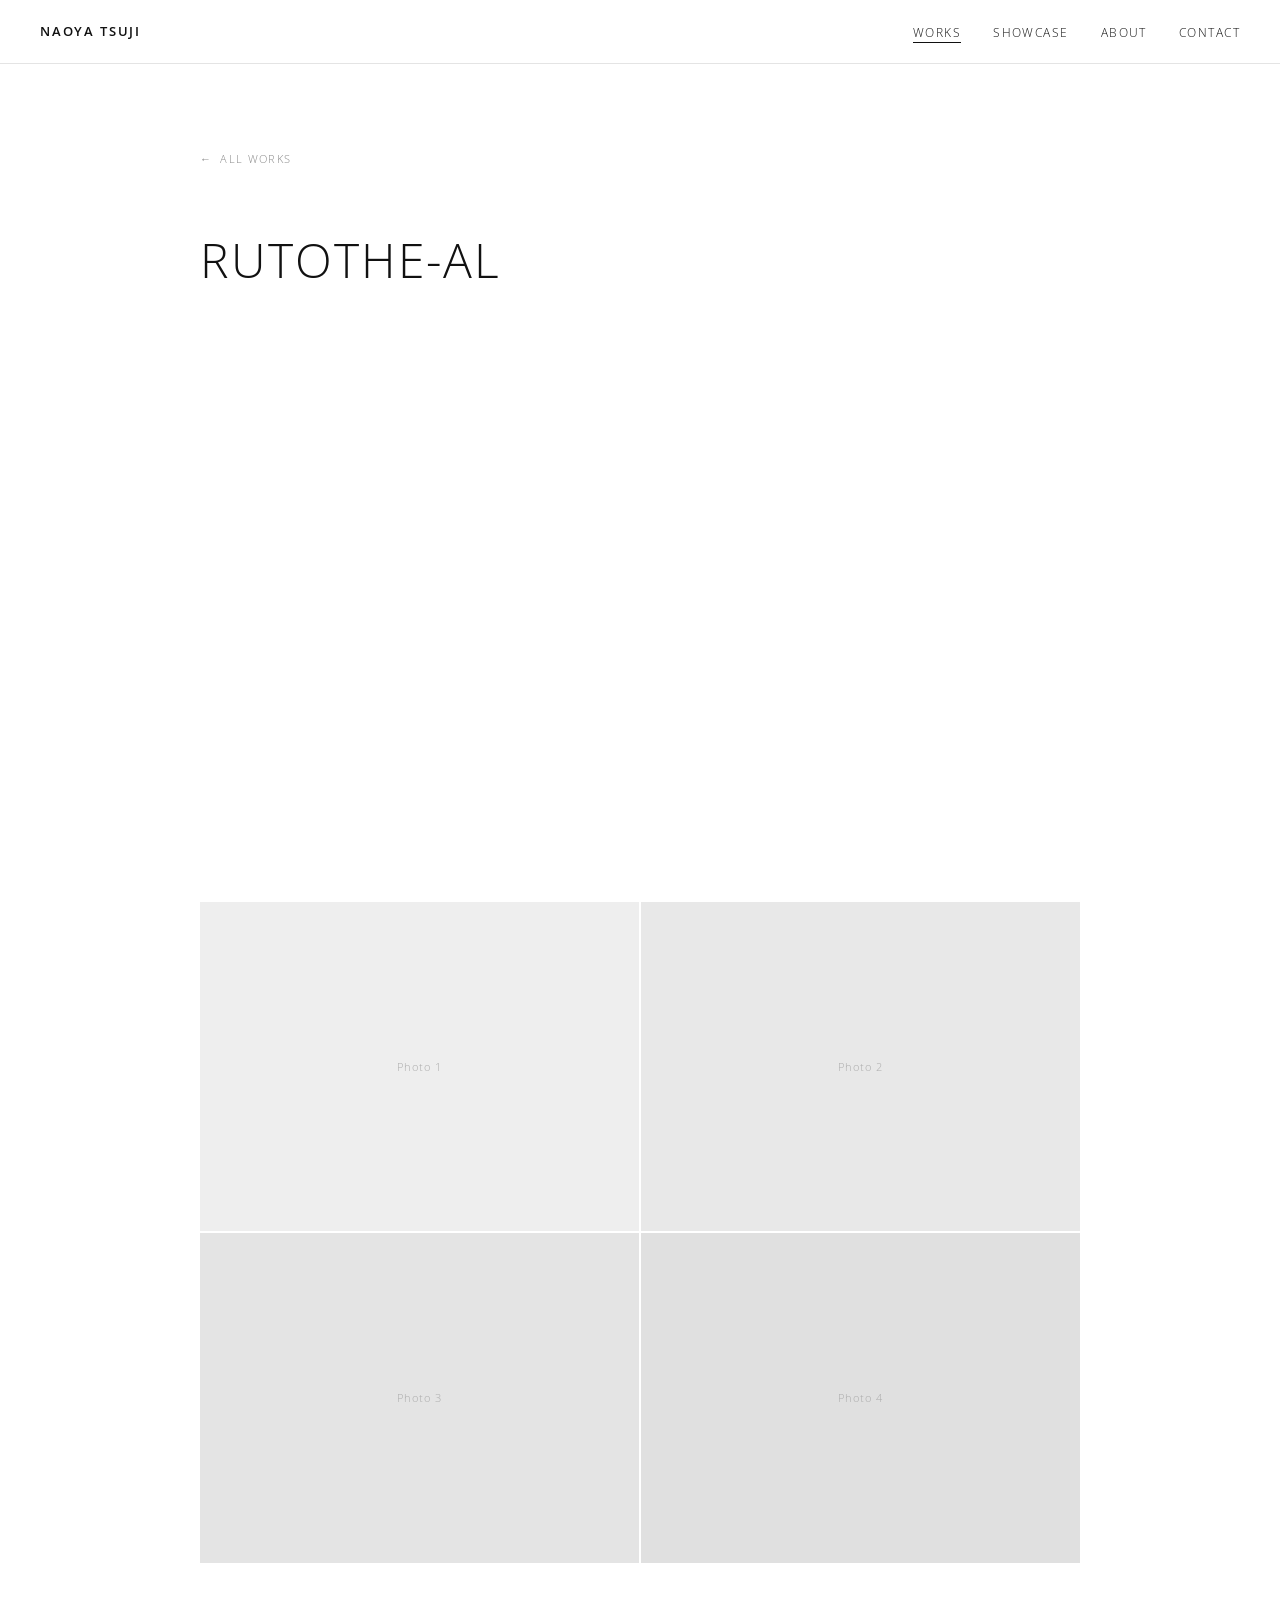
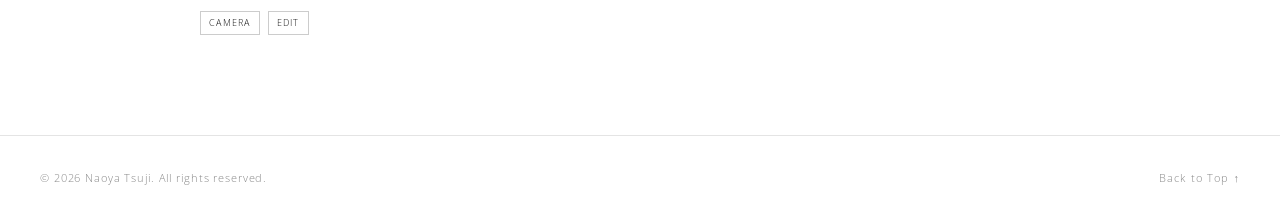
<file: docs/works/rutothe-al.html>
<!DOCTYPE html>
<html lang="en">
<head>
  <meta charset="UTF-8" />
  <meta name="viewport" content="width=device-width, initial-scale=1.0" />
  <title>RUTOTHE-AL — Naoya Tsuji</title>
  <link rel="stylesheet" href="../css/style.css" />
  <!-- Google Analytics -->
  <script async src="https://www.googletagmanager.com/gtag/js?id=G-L8259HFMWW"></script>
  <script>
    window.dataLayer = window.dataLayer || [];
    function gtag(){dataLayer.push(arguments);}
    gtag('js', new Date());
    gtag('config', 'G-L8259HFMWW');
  </script>
</head>
<body>

  <nav class="nav">
    <a href="../index.html" class="nav__logo">Naoya Tsuji</a>
    <div class="nav__right">
      <ul class="nav__links">
        <li><a href="index.html" class="active">Works</a></li>
        <li><a href="../showcase/index.html">Showcase</a></li>
        <li><a href="../about.html">About</a></li>
        <li><a href="../contact.html">Contact</a></li>
      </ul>
    </div>
  </nav>

  <main class="work-detail page-fade">
    <a href="index.html" class="work-detail__back">All Works</a>

    <div class="work-detail__header">
      <h1 class="work-detail__title">RUTOTHE-AL</h1>
    </div>

    <div class="work-detail__video">
      <iframe
        src="https://www.youtube.com/embed/YOUR_VIDEO_ID?rel=0&modestbranding=1"
        title="RUTOTHE-AL"
        allow="accelerometer; autoplay; clipboard-write; encrypted-media; gyroscope; picture-in-picture"
        allowfullscreen>
      </iframe>
    </div>

    <div class="work-detail__photos">
      <div class="work-card photo--placeholder" style="background:#eee; aspect-ratio:4/3; display:flex; align-items:center; justify-content:center; color:#aaa; font-size:11px; letter-spacing:.1em;">Photo 1</div>
      <div class="work-card photo--placeholder" style="background:#e8e8e8; aspect-ratio:4/3; display:flex; align-items:center; justify-content:center; color:#aaa; font-size:11px; letter-spacing:.1em;">Photo 2</div>
      <div class="work-card photo--placeholder" style="background:#e4e4e4; aspect-ratio:4/3; display:flex; align-items:center; justify-content:center; color:#aaa; font-size:11px; letter-spacing:.1em;">Photo 3</div>
      <div class="work-card photo--placeholder" style="background:#e0e0e0; aspect-ratio:4/3; display:flex; align-items:center; justify-content:center; color:#aaa; font-size:11px; letter-spacing:.1em;">Photo 4</div>
    </div>

    <div class="work-detail__meta" style="margin-top: 48px;">
      <span class="tag" style="color: #111; border-color: #ccc;">Camera</span>
      <span class="tag" style="color: #111; border-color: #ccc;">Edit</span>
    </div>
  </main>

  <footer class="footer">
    <p class="footer__copy">© 2026 Naoya Tsuji. All rights reserved.</p>
    <span class="footer__top">Back to Top ↑</span>
  </footer>

  <script src="../js/main.js"></script>
</body>
</html>
</file>
<file: docs/css/style.css>
/* =========================================
   NAOYA TSUJI — Portfolio
   Design System
   ========================================= */

@import url('https://fonts.googleapis.com/css2?family=Open+Sans:ital,wght@0,300;0,400;0,600;1,300&display=swap');

/* --- Reset & Base --- */
*, *::before, *::after {
  box-sizing: border-box;
  margin: 0;
  padding: 0;
}

:root {
  --color-bg:        #ffffff;
  --color-text:      #111111;
  --color-muted:     #888888;
  --color-border:    #e4e4e4;
  --color-hover:     #555555;
  --font-primary:    'Open Sans', Helvetica, Arial, sans-serif;
  --nav-height:      64px;
  --max-width:       1200px;
  --transition:      0.3s ease;
}

html {
  scroll-behavior: smooth;
}

body {
  background-color: var(--color-bg);
  color: var(--color-text);
  font-family: var(--font-primary);
  font-weight: 300;
  font-size: 15px;
  line-height: 1.8;
  -webkit-font-smoothing: antialiased;
}

a {
  color: inherit;
  text-decoration: none;
  transition: color var(--transition), opacity var(--transition);
}

a:hover {
  color: var(--color-hover);
}

img {
  display: block;
  max-width: 100%;
}

/* =========================================
   NAV
   ========================================= */

.nav {
  position: fixed;
  top: 0;
  left: 0;
  right: 0;
  z-index: 100;
  height: var(--nav-height);
  display: flex;
  align-items: center;
  justify-content: space-between;
  padding: 0 40px;
  background: rgba(255,255,255,0.96);
  backdrop-filter: blur(6px);
  border-bottom: 1px solid var(--color-border);
  transition: background var(--transition);
}

.nav--transparent {
  background: transparent;
  border-bottom: 1px solid rgba(255,255,255,0.15);
}

.nav--transparent .nav__logo,
.nav--transparent .nav__links a,
.nav--transparent .lang-toggle {
  color: #ffffff;
}

.nav__logo {
  font-size: 13px;
  font-weight: 600;
  letter-spacing: 0.14em;
  text-transform: uppercase;
}

.nav__right {
  display: flex;
  align-items: center;
  gap: 36px;
}

.nav__links {
  display: flex;
  list-style: none;
  gap: 32px;
}

.nav__links a {
  font-size: 12px;
  letter-spacing: 0.12em;
  text-transform: uppercase;
  position: relative;
}

.nav__links a::after {
  content: '';
  position: absolute;
  bottom: -2px;
  left: 0;
  width: 0;
  height: 1px;
  background: currentColor;
  transition: width var(--transition);
}

.nav__links a:hover::after,
.nav__links a.active::after {
  width: 100%;
}


/* ---------- Hamburger button ---------- */
.nav__hamburger {
  display: none;
  flex-direction: column;
  justify-content: center;
  gap: 5px;
  width: 28px;
  height: 28px;
  background: none;
  border: none;
  cursor: pointer;
  padding: 0;
  z-index: 201;
}

.nav__hamburger span {
  display: block;
  width: 100%;
  height: 1px;
  background: currentColor;
  transition: transform 0.3s ease, opacity 0.3s ease;
}

.nav__hamburger.active span:nth-child(1) {
  transform: translateY(6px) rotate(45deg);
}

.nav__hamburger.active span:nth-child(2) {
  opacity: 0;
}

.nav__hamburger.active span:nth-child(3) {
  transform: translateY(-6px) rotate(-45deg);
}

/* ---------- Mobile menu overlay ---------- */
.mobile-menu {
  display: none;
  position: fixed;
  inset: 0;
  background: rgba(255,255,255,0.98);
  z-index: 200;
  flex-direction: column;
  align-items: center;
  justify-content: center;
  opacity: 0;
  transition: opacity 0.3s ease;
}

.mobile-menu.active {
  display: flex;
  opacity: 1;
}

.mobile-menu__links {
  list-style: none;
  display: flex;
  flex-direction: column;
  align-items: center;
  gap: 36px;
}

.mobile-menu__links a {
  font-size: 24px;
  font-weight: 300;
  letter-spacing: 0.12em;
  text-transform: uppercase;
  color: var(--color-text);
  transition: color var(--transition);
}

.mobile-menu__links a:hover,
.mobile-menu__links a.active {
  color: var(--color-muted);
}

/* ヒーロー内モバイルナビ（トップページ専用） */
.hero__mobile-nav {
  display: none;
  position: absolute;
  bottom: 80px;
  left: 0;
  right: 0;
  flex-direction: column;
  align-items: center;
  gap: 24px;
  z-index: 10;
}

.hero__mobile-nav a {
  color: rgba(255,255,255,0.9);
  font-size: 13px;
  letter-spacing: 0.2em;
  text-transform: uppercase;
}

.hero__mobile-nav a:hover {
  color: #fff;
}

@media (max-width: 768px) {
  .nav__hamburger {
    display: flex;
  }

  /* トップページ：ハンバーガー非表示、ヒーロー内ナビを表示 */
  .hero .nav__hamburger,
  body:has(.hero) .nav__hamburger {
    display: none;
  }

  .hero__mobile-nav {
    display: flex;
  }
}

/* =========================================
   HERO (video)
   ========================================= */

.hero {
  position: relative;
  width: 100%;
  height: 100vh;
  overflow: hidden;
  background: #111;
}

.hero__video-wrap {
  position: absolute;
  inset: 0;
}

.hero__video-wrap video {
  width: 100%;
  height: 100%;
  object-fit: cover;
  opacity: 0.75;
}

/* Slideshow overlay for multiple videos */
.hero__slide {
  position: absolute;
  inset: 0;
  opacity: 0;
  transition: opacity 1.2s ease;
}

.hero__slide.active {
  opacity: 1;
}

.hero__slide video {
  width: 100%;
  height: 100%;
  object-fit: cover;
  opacity: 0.75;
}

.hero__overlay {
  position: absolute;
  inset: 0;
  background: linear-gradient(
    to bottom,
    rgba(0,0,0,0.15) 0%,
    rgba(0,0,0,0.08) 60%,
    rgba(0,0,0,0.35) 100%
  );
}

.hero__copy {
  position: absolute;
  bottom: 80px;
  left: 40px;
  color: #fff;
}

.hero__name {
  font-size: 13px;
  letter-spacing: 0.18em;
  text-transform: uppercase;
  font-weight: 400;
  margin-bottom: 6px;
}

.hero__tagline {
  font-size: 12px;
  letter-spacing: 0.1em;
  color: rgba(255,255,255,0.65);
  font-weight: 300;
}

.hero__scroll {
  position: absolute;
  bottom: 32px;
  right: 40px;
  display: flex;
  align-items: center;
  gap: 10px;
  color: rgba(255,255,255,0.6);
  font-size: 10px;
  letter-spacing: 0.14em;
  text-transform: uppercase;
}

.hero__scroll-line {
  width: 40px;
  height: 1px;
  background: rgba(255,255,255,0.4);
}

/* =========================================
   SECTION
   ========================================= */

.section {
  padding: 100px 40px;
  max-width: var(--max-width);
  margin: 0 auto;
}

.section--full {
  max-width: 100%;
  padding-left: 40px;
  padding-right: 40px;
}

.section__label {
  font-size: 10px;
  letter-spacing: 0.2em;
  text-transform: uppercase;
  color: var(--color-muted);
  margin-bottom: 48px;
  display: flex;
  align-items: center;
  gap: 16px;
}

.section__label::after {
  content: '';
  flex: 1;
  max-width: 40px;
  height: 1px;
  background: var(--color-border);
}

/* =========================================
   WORKS GRID
   ========================================= */

.works-grid {
  display: grid;
  grid-template-columns: repeat(2, 1fr);
  gap: 24px;
}

.work-card {
  position: relative;
  overflow: hidden;
  aspect-ratio: 16/10;
  background: #f0f0f0;
  cursor: pointer;
}

.work-card__img {
  width: 100%;
  height: 100%;
  object-fit: cover;
  transition: transform 0.7s ease;
}

.work-card__placeholder {
  width: 100%;
  height: 100%;
  background: #e8e8e8;
  display: flex;
  align-items: center;
  justify-content: center;
  color: var(--color-muted);
  font-size: 11px;
  letter-spacing: 0.12em;
}

.work-card__overlay {
  position: absolute;
  inset: 0;
  background: rgba(0,0,0,0);
  display: flex;
  flex-direction: column;
  justify-content: flex-end;
  padding: 28px 24px;
  transition: background var(--transition);
}

.work-card:hover .work-card__overlay {
  background: rgba(0,0,0,0.45);
}

.work-card:hover .work-card__img {
  transform: scale(1.03);
}

.work-card__title {
  color: #fff;
  font-size: 16px;
  font-weight: 400;
  letter-spacing: 0.06em;
  opacity: 0;
  transform: translateY(8px);
  transition: opacity var(--transition), transform var(--transition);
}

.work-card__tags {
  display: flex;
  gap: 8px;
  margin-top: 6px;
  opacity: 0;
  transform: translateY(8px);
  transition: opacity var(--transition) 0.05s, transform var(--transition) 0.05s;
}

.work-card:hover .work-card__title,
.work-card:hover .work-card__tags {
  opacity: 1;
  transform: translateY(0);
}

.tag {
  font-size: 9px;
  letter-spacing: 0.14em;
  text-transform: uppercase;
  color: rgba(255,255,255,0.8);
  border: 1px solid rgba(255,255,255,0.5);
  padding: 3px 8px;
}

/* =========================================
   WORK DETAIL PAGE
   ========================================= */

.work-detail {
  padding-top: calc(var(--nav-height) + 80px);
  padding-bottom: 100px;
  max-width: 960px;
  margin: 0 auto;
  padding-left: 40px;
  padding-right: 40px;
}

.work-detail__back {
  font-size: 11px;
  letter-spacing: 0.12em;
  text-transform: uppercase;
  color: var(--color-muted);
  display: inline-flex;
  align-items: center;
  gap: 8px;
  margin-bottom: 48px;
}

.work-detail__back:hover {
  color: var(--color-text);
}

.work-detail__back::before {
  content: '←';
}

.work-detail__header {
  margin-bottom: 48px;
}

.work-detail__title {
  font-size: clamp(28px, 5vw, 48px);
  font-weight: 300;
  letter-spacing: 0.04em;
  margin-bottom: 16px;
}

.work-detail__meta {
  display: flex;
  gap: 8px;
  flex-wrap: wrap;
}

.work-detail__video {
  margin-bottom: 48px;
  aspect-ratio: 16/9;
}

.work-detail__video iframe {
  width: 100%;
  height: 100%;
  border: none;
}

.work-detail__photos {
  display: grid;
  grid-template-columns: repeat(2, 1fr);
  gap: 2px;
  margin-bottom: 48px;
}

.work-detail__photos .photo {
  aspect-ratio: 4/3;
  background: #e8e8e8;
  overflow: hidden;
}

.work-detail__photos .photo img {
  width: 100%;
  height: 100%;
  object-fit: cover;
}

.work-detail__photos .photo--placeholder {
  display: flex;
  align-items: center;
  justify-content: center;
  color: var(--color-muted);
  font-size: 11px;
  letter-spacing: 0.1em;
}

.work-detail__desc {
  font-size: 14px;
  line-height: 2;
  color: var(--color-muted);
  max-width: 640px;
}

/* =========================================
   SHOWCASE — password gate
   ========================================= */

.gate {
  min-height: 100vh;
  display: flex;
  flex-direction: column;
  align-items: center;
  justify-content: center;
  text-align: center;
  padding: 40px;
}

.gate__title {
  font-size: 13px;
  letter-spacing: 0.2em;
  text-transform: uppercase;
  margin-bottom: 12px;
}

.gate__subtitle {
  font-size: 12px;
  color: var(--color-muted);
  letter-spacing: 0.08em;
  margin-bottom: 20px;
}

.gate__desc {
  font-size: 12px;
  color: var(--color-muted);
  line-height: 2;
  max-width: 480px;
  text-align: center;
  margin-bottom: 40px;
}

.gate__desc a {
  color: var(--color-text);
  border-bottom: 1px solid var(--color-border);
  transition: border-color var(--transition);
}

.gate__desc a:hover {
  border-color: var(--color-text);
}

.gate__form {
  display: flex;
  gap: 0;
  max-width: 280px;
  width: 100%;
}

.gate__input {
  flex: 1;
  border: 1px solid var(--color-border);
  border-right: none;
  padding: 12px 16px;
  font-family: var(--font-primary);
  font-size: 13px;
  letter-spacing: 0.2em;
  outline: none;
  background: var(--color-bg);
  text-align: center;
}

.gate__input:focus {
  border-color: var(--color-text);
}

.gate__btn {
  border: 1px solid var(--color-text);
  background: var(--color-text);
  color: var(--color-bg);
  padding: 12px 20px;
  font-family: var(--font-primary);
  font-size: 11px;
  letter-spacing: 0.12em;
  text-transform: uppercase;
  cursor: pointer;
  transition: background var(--transition), color var(--transition);
}

.gate__btn:hover {
  background: var(--color-hover);
  border-color: var(--color-hover);
}

.gate__error {
  margin-top: 16px;
  font-size: 11px;
  color: #c0392b;
  letter-spacing: 0.08em;
  opacity: 0;
  transition: opacity var(--transition);
}

.gate__error.visible {
  opacity: 1;
}

.showcase-content {
  display: none;
  padding-top: var(--nav-height);
}

.showcase-content.visible {
  display: block;
}

/* =========================================
   ABOUT
   ========================================= */

.about-wrap {
  padding-top: calc(var(--nav-height) + 80px);
  padding-bottom: 100px;
  max-width: var(--max-width);
  margin: 0 auto;
  padding-left: 40px;
  padding-right: 40px;
  display: grid;
  grid-template-columns: 1fr 1fr;
  gap: 80px;
  align-items: start;
}

.about__photo {
  aspect-ratio: 4/3;
  background: #e8e8e8;
  overflow: hidden;
}

.about__photo img {
  width: 100%;
  height: 100%;
  object-fit: cover;
}

.about__photo--placeholder {
  display: flex;
  align-items: center;
  justify-content: center;
  color: var(--color-muted);
  font-size: 11px;
  letter-spacing: 0.1em;
}

.about__info {}

.about__name-en {
  font-size: clamp(22px, 3vw, 34px);
  font-weight: 300;
  letter-spacing: 0.06em;
  margin-bottom: 4px;
}

.about__name-jp {
  font-size: 14px;
  letter-spacing: 0.12em;
  color: var(--color-muted);
  margin-bottom: 40px;
}

.about__body {
  font-size: 14px;
  line-height: 2;
  margin-bottom: 40px;
}

.about__body p + p {
  margin-top: 16px;
}

.about__meta {
  font-size: 12px;
  color: var(--color-muted);
  letter-spacing: 0.06em;
  line-height: 2;
}

.about__timeline {
  margin-top: 40px;
  display: flex;
  flex-direction: column;
  gap: 14px;
}

.about__timeline-item {
  display: grid;
  grid-template-columns: 90px 1fr;
  gap: 20px;
  align-items: baseline;
  font-size: 13px;
  line-height: 1.6;
}

.about__timeline-year {
  font-size: 11px;
  letter-spacing: 0.08em;
  color: var(--color-muted);
  white-space: nowrap;
}

.about__timeline-desc {
  color: var(--color-text);
}

.about__sns {
  margin-top: 40px;
  display: flex;
  align-items: center;
  flex-wrap: wrap;
  gap: 8px;
}

.about__sns a {
  font-size: 13px;
  letter-spacing: 0.04em;
  color: var(--color-muted);
  transition: color var(--transition);
}

.about__sns a:hover {
  color: var(--color-text);
}

.about__sns-sep {
  color: var(--color-border);
  font-size: 13px;
}

.about__tagline {
  margin-bottom: 32px;
  font-size: 13px;
  letter-spacing: 0.04em;
  color: #444;
  font-style: italic;
}

/* =========================================
   CONTACT
   ========================================= */

.contact-wrap {
  min-height: calc(100vh - var(--nav-height));
  padding-top: calc(var(--nav-height) + 100px);
  padding-bottom: 100px;
  max-width: 640px;
  margin: 0 auto;
  padding-left: 40px;
  padding-right: 40px;
}

.contact__title {
  font-size: clamp(28px, 4vw, 42px);
  font-weight: 300;
  letter-spacing: 0.04em;
  margin-bottom: 48px;
}

.contact__email {
  display: inline-block;
  font-size: 16px;
  letter-spacing: 0.04em;
  border-bottom: 1px solid var(--color-text);
  padding-bottom: 2px;
  margin-bottom: 64px;
  transition: color var(--transition), border-color var(--transition);
}

.contact__email:hover {
  color: var(--color-muted);
  border-color: var(--color-muted);
}

.contact__sns-label {
  font-size: 10px;
  letter-spacing: 0.18em;
  text-transform: uppercase;
  color: var(--color-muted);
  margin-bottom: 20px;
}

.sns-icons {
  display: flex;
  gap: 24px;
}

.sns-icon {
  display: flex;
  align-items: center;
  gap: 8px;
  font-size: 12px;
  letter-spacing: 0.1em;
  text-transform: uppercase;
  color: var(--color-text);
  transition: color var(--transition);
}

.sns-icon:hover {
  color: var(--color-muted);
}

.sns-icon svg {
  width: 18px;
  height: 18px;
  fill: currentColor;
}

/* =========================================
   PROFONDE SECTION (homepage teaser)
   ========================================= */

.profonde-section {
  background: #f0ece5;
  color: var(--color-text);
  padding: 100px 40px;
  text-align: center;
}

/* Behold.so Instagram feed wrapper */
.profonde-section .behold-wrap {
  max-width: 900px;
  margin: 40px auto 0;
}

.profonde-section .section__label {
  color: var(--color-muted);
  justify-content: center;
  max-width: 200px;
  margin: 0 auto 40px;
}

.profonde-section .section__label::after {
  display: none;
}

.profonde-title {
  font-size: clamp(32px, 6vw, 64px);
  font-weight: 300;
  letter-spacing: 0.02em;
  margin-bottom: 20px;
}

.btn-outline {
  display: inline-block;
  border: 1px solid var(--color-text);
  color: var(--color-text);
  padding: 12px 32px;
  font-size: 11px;
  letter-spacing: 0.16em;
  text-transform: uppercase;
  transition: background var(--transition), border-color var(--transition), color var(--transition);
}

.btn-outline:hover {
  background: var(--color-text);
  color: var(--color-bg);
}

/* =========================================
   FOOTER
   ========================================= */

.footer {
  padding: 32px 40px;
  border-top: 1px solid var(--color-border);
  display: flex;
  align-items: center;
  justify-content: space-between;
}

.footer__copy {
  font-size: 11px;
  color: var(--color-muted);
  letter-spacing: 0.08em;
}

.footer__top {
  font-size: 11px;
  letter-spacing: 0.1em;
  color: var(--color-muted);
  cursor: pointer;
  transition: color var(--transition);
}

.footer__top:hover {
  color: var(--color-text);
}

.works-client__genre {
  font-size: 11px;
  letter-spacing: 0.08em;
  color: #444;
  margin-bottom: 16px;
  margin-top: -8px;
}

.works-client__credit {
  font-size: 10px;
  letter-spacing: 0.14em;
  text-transform: uppercase;
  color: #444;
  margin-top: 10px;
}

/* =========================================
   LIGHTBOX
   ========================================= */

/* 写真にカーソル＋ホバー効果（CSSはここだけ、残りはJS管理） */
.still-masonry__item {
  cursor: pointer;
  transition: opacity var(--transition);
}

.still-masonry__item:hover {
  opacity: 0.82;
}

/* =========================================
   PAGE TRANSITION
   ========================================= */

.page-fade {
  animation: fadeIn 0.6s ease forwards;
}

@keyframes fadeIn {
  from { opacity: 0; transform: translateY(12px); }
  to   { opacity: 1; transform: translateY(0); }
}

/* =========================================
   RESPONSIVE
   ========================================= */

@media (max-width: 768px) {
  .nav {
    padding: 0 20px;
  }

  .nav__links {
    display: none;
  }

  .hero__copy {
    left: 20px;
    bottom: 60px;
  }

  .section {
    padding: 64px 20px;
  }

  .works-grid {
    grid-template-columns: 1fr;
  }

  .about-wrap {
    grid-template-columns: 1fr;
    padding-left: 20px;
    padding-right: 20px;
    gap: 40px;
  }

  .work-detail {
    padding-left: 20px;
    padding-right: 20px;
  }

  .work-detail__photos {
    grid-template-columns: 1fr;
  }

  .contact-wrap {
    padding-left: 20px;
    padding-right: 20px;
  }

  .footer {
    padding: 24px 20px;
  }

  .profonde-section {
    padding: 64px 20px;
  }
}
</file>
<file: outputs/css/style.css>
/* =========================================
   NAOYA TSUJI — Portfolio
   Design System
   ========================================= */

@import url('https://fonts.googleapis.com/css2?family=Open+Sans:ital,wght@0,300;0,400;0,600;1,300&display=swap');

/* --- Reset & Base --- */
*, *::before, *::after {
  box-sizing: border-box;
  margin: 0;
  padding: 0;
}

:root {
  --color-bg:        #ffffff;
  --color-text:      #111111;
  --color-muted:     #888888;
  --color-border:    #e4e4e4;
  --color-hover:     #555555;
  --font-primary:    'Open Sans', Helvetica, Arial, sans-serif;
  --nav-height:      64px;
  --max-width:       1200px;
  --transition:      0.3s ease;
}

html {
  scroll-behavior: smooth;
}

body {
  background-color: var(--color-bg);
  color: var(--color-text);
  font-family: var(--font-primary);
  font-weight: 300;
  font-size: 15px;
  line-height: 1.8;
  -webkit-font-smoothing: antialiased;
}

a {
  color: inherit;
  text-decoration: none;
  transition: color var(--transition), opacity var(--transition);
}

a:hover {
  color: var(--color-hover);
}

img {
  display: block;
  max-width: 100%;
}

/* =========================================
   NAV
   ========================================= */

.nav {
  position: fixed;
  top: 0;
  left: 0;
  right: 0;
  z-index: 100;
  height: var(--nav-height);
  display: flex;
  align-items: center;
  justify-content: space-between;
  padding: 0 40px;
  background: rgba(255,255,255,0.96);
  backdrop-filter: blur(6px);
  border-bottom: 1px solid var(--color-border);
  transition: background var(--transition);
}

.nav--transparent {
  background: transparent;
  border-bottom: 1px solid rgba(255,255,255,0.15);
}

.nav--transparent .nav__logo,
.nav--transparent .nav__links a,
.nav--transparent .lang-toggle {
  color: #ffffff;
}

.nav__logo {
  font-size: 13px;
  font-weight: 600;
  letter-spacing: 0.14em;
  text-transform: uppercase;
}

.nav__right {
  display: flex;
  align-items: center;
  gap: 36px;
}

.nav__links {
  display: flex;
  list-style: none;
  gap: 32px;
}

.nav__links a {
  font-size: 12px;
  letter-spacing: 0.12em;
  text-transform: uppercase;
  position: relative;
}

.nav__links a::after {
  content: '';
  position: absolute;
  bottom: -2px;
  left: 0;
  width: 0;
  height: 1px;
  background: currentColor;
  transition: width var(--transition);
}

.nav__links a:hover::after,
.nav__links a.active::after {
  width: 100%;
}


/* ---------- Hamburger button ---------- */
.nav__hamburger {
  display: none;
  flex-direction: column;
  justify-content: center;
  gap: 5px;
  width: 28px;
  height: 28px;
  background: none;
  border: none;
  cursor: pointer;
  padding: 0;
  z-index: 201;
}

.nav__hamburger span {
  display: block;
  width: 100%;
  height: 1px;
  background: currentColor;
  transition: transform 0.3s ease, opacity 0.3s ease;
}

.nav__hamburger.active span:nth-child(1) {
  transform: translateY(6px) rotate(45deg);
}

.nav__hamburger.active span:nth-child(2) {
  opacity: 0;
}

.nav__hamburger.active span:nth-child(3) {
  transform: translateY(-6px) rotate(-45deg);
}

/* ---------- Mobile menu overlay ---------- */
.mobile-menu {
  display: none;
  position: fixed;
  inset: 0;
  background: rgba(255,255,255,0.98);
  z-index: 200;
  flex-direction: column;
  align-items: center;
  justify-content: center;
  opacity: 0;
  transition: opacity 0.3s ease;
}

.mobile-menu.active {
  display: flex;
  opacity: 1;
}

.mobile-menu__links {
  list-style: none;
  display: flex;
  flex-direction: column;
  align-items: center;
  gap: 36px;
}

.mobile-menu__links a {
  font-size: 24px;
  font-weight: 300;
  letter-spacing: 0.12em;
  text-transform: uppercase;
  color: var(--color-text);
  transition: color var(--transition);
}

.mobile-menu__links a:hover,
.mobile-menu__links a.active {
  color: var(--color-muted);
}

/* ヒーロー内モバイルナビ（トップページ専用） */
.hero__mobile-nav {
  display: none;
  position: absolute;
  bottom: 80px;
  left: 0;
  right: 0;
  flex-direction: column;
  align-items: center;
  gap: 24px;
  z-index: 10;
}

.hero__mobile-nav a {
  color: rgba(255,255,255,0.9);
  font-size: 13px;
  letter-spacing: 0.2em;
  text-transform: uppercase;
}

.hero__mobile-nav a:hover {
  color: #fff;
}

@media (max-width: 768px) {
  .nav__hamburger {
    display: flex;
  }

  /* トップページ：ハンバーガー非表示、ヒーロー内ナビを表示 */
  .hero .nav__hamburger,
  body:has(.hero) .nav__hamburger {
    display: none;
  }

  .hero__mobile-nav {
    display: flex;
  }
}

/* =========================================
   HERO (video)
   ========================================= */

.hero {
  position: relative;
  width: 100%;
  height: 100vh;
  overflow: hidden;
  background: #111;
}

.hero__video-wrap {
  position: absolute;
  inset: 0;
}

.hero__video-wrap video {
  width: 100%;
  height: 100%;
  object-fit: cover;
  opacity: 0.75;
}

/* Slideshow overlay for multiple videos */
.hero__slide {
  position: absolute;
  inset: 0;
  opacity: 0;
  transition: opacity 1.2s ease;
}

.hero__slide.active {
  opacity: 1;
}

.hero__slide video {
  width: 100%;
  height: 100%;
  object-fit: cover;
  opacity: 0.75;
}

.hero__overlay {
  position: absolute;
  inset: 0;
  background: linear-gradient(
    to bottom,
    rgba(0,0,0,0.15) 0%,
    rgba(0,0,0,0.08) 60%,
    rgba(0,0,0,0.35) 100%
  );
}

.hero__copy {
  position: absolute;
  bottom: 80px;
  left: 40px;
  color: #fff;
}

.hero__name {
  font-size: 13px;
  letter-spacing: 0.18em;
  text-transform: uppercase;
  font-weight: 400;
  margin-bottom: 6px;
}

.hero__tagline {
  font-size: 12px;
  letter-spacing: 0.1em;
  color: rgba(255,255,255,0.65);
  font-weight: 300;
}

.hero__scroll {
  position: absolute;
  bottom: 32px;
  right: 40px;
  display: flex;
  align-items: center;
  gap: 10px;
  color: rgba(255,255,255,0.6);
  font-size: 10px;
  letter-spacing: 0.14em;
  text-transform: uppercase;
}

.hero__scroll-line {
  width: 40px;
  height: 1px;
  background: rgba(255,255,255,0.4);
}

/* =========================================
   SECTION
   ========================================= */

.section {
  padding: 100px 40px;
  max-width: var(--max-width);
  margin: 0 auto;
}

.section--full {
  max-width: 100%;
  padding-left: 40px;
  padding-right: 40px;
}

.section__label {
  font-size: 10px;
  letter-spacing: 0.2em;
  text-transform: uppercase;
  color: var(--color-muted);
  margin-bottom: 48px;
  display: flex;
  align-items: center;
  gap: 16px;
}

.section__label::after {
  content: '';
  flex: 1;
  max-width: 40px;
  height: 1px;
  background: var(--color-border);
}

/* =========================================
   WORKS GRID
   ========================================= */

.works-grid {
  display: grid;
  grid-template-columns: repeat(2, 1fr);
  gap: 24px;
}

.work-card {
  position: relative;
  overflow: hidden;
  aspect-ratio: 16/10;
  background: #f0f0f0;
  cursor: pointer;
}

.work-card__img {
  width: 100%;
  height: 100%;
  object-fit: cover;
  transition: transform 0.7s ease;
}

.work-card__placeholder {
  width: 100%;
  height: 100%;
  background: #e8e8e8;
  display: flex;
  align-items: center;
  justify-content: center;
  color: var(--color-muted);
  font-size: 11px;
  letter-spacing: 0.12em;
}

.work-card__overlay {
  position: absolute;
  inset: 0;
  background: rgba(0,0,0,0);
  display: flex;
  flex-direction: column;
  justify-content: flex-end;
  padding: 28px 24px;
  transition: background var(--transition);
}

.work-card:hover .work-card__overlay {
  background: rgba(0,0,0,0.45);
}

.work-card:hover .work-card__img {
  transform: scale(1.03);
}

.work-card__title {
  color: #fff;
  font-size: 16px;
  font-weight: 400;
  letter-spacing: 0.06em;
  opacity: 0;
  transform: translateY(8px);
  transition: opacity var(--transition), transform var(--transition);
}

.work-card__tags {
  display: flex;
  gap: 8px;
  margin-top: 6px;
  opacity: 0;
  transform: translateY(8px);
  transition: opacity var(--transition) 0.05s, transform var(--transition) 0.05s;
}

.work-card:hover .work-card__title,
.work-card:hover .work-card__tags {
  opacity: 1;
  transform: translateY(0);
}

.tag {
  font-size: 9px;
  letter-spacing: 0.14em;
  text-transform: uppercase;
  color: rgba(255,255,255,0.8);
  border: 1px solid rgba(255,255,255,0.5);
  padding: 3px 8px;
}

/* =========================================
   WORK DETAIL PAGE
   ========================================= */

.work-detail {
  padding-top: calc(var(--nav-height) + 80px);
  padding-bottom: 100px;
  max-width: 960px;
  margin: 0 auto;
  padding-left: 40px;
  padding-right: 40px;
}

.work-detail__back {
  font-size: 11px;
  letter-spacing: 0.12em;
  text-transform: uppercase;
  color: var(--color-muted);
  display: inline-flex;
  align-items: center;
  gap: 8px;
  margin-bottom: 48px;
}

.work-detail__back:hover {
  color: var(--color-text);
}

.work-detail__back::before {
  content: '←';
}

.work-detail__header {
  margin-bottom: 48px;
}

.work-detail__title {
  font-size: clamp(28px, 5vw, 48px);
  font-weight: 300;
  letter-spacing: 0.04em;
  margin-bottom: 16px;
}

.work-detail__meta {
  display: flex;
  gap: 8px;
  flex-wrap: wrap;
}

.work-detail__video {
  margin-bottom: 48px;
  aspect-ratio: 16/9;
}

.work-detail__video iframe {
  width: 100%;
  height: 100%;
  border: none;
}

.work-detail__photos {
  display: grid;
  grid-template-columns: repeat(2, 1fr);
  gap: 2px;
  margin-bottom: 48px;
}

.work-detail__photos .photo {
  aspect-ratio: 4/3;
  background: #e8e8e8;
  overflow: hidden;
}

.work-detail__photos .photo img {
  width: 100%;
  height: 100%;
  object-fit: cover;
}

.work-detail__photos .photo--placeholder {
  display: flex;
  align-items: center;
  justify-content: center;
  color: var(--color-muted);
  font-size: 11px;
  letter-spacing: 0.1em;
}

.work-detail__desc {
  font-size: 14px;
  line-height: 2;
  color: var(--color-muted);
  max-width: 640px;
}

/* =========================================
   SHOWCASE — password gate
   ========================================= */

.gate {
  min-height: 100vh;
  display: flex;
  flex-direction: column;
  align-items: center;
  justify-content: center;
  text-align: center;
  padding: 40px;
}

.gate__title {
  font-size: 13px;
  letter-spacing: 0.2em;
  text-transform: uppercase;
  margin-bottom: 12px;
}

.gate__subtitle {
  font-size: 12px;
  color: var(--color-muted);
  letter-spacing: 0.08em;
  margin-bottom: 20px;
}

.gate__desc {
  font-size: 12px;
  color: var(--color-muted);
  line-height: 2;
  max-width: 480px;
  text-align: center;
  margin-bottom: 40px;
}

.gate__desc a {
  color: var(--color-text);
  border-bottom: 1px solid var(--color-border);
  transition: border-color var(--transition);
}

.gate__desc a:hover {
  border-color: var(--color-text);
}

.gate__form {
  display: flex;
  gap: 0;
  max-width: 280px;
  width: 100%;
}

.gate__input {
  flex: 1;
  border: 1px solid var(--color-border);
  border-right: none;
  padding: 12px 16px;
  font-family: var(--font-primary);
  font-size: 13px;
  letter-spacing: 0.2em;
  outline: none;
  background: var(--color-bg);
  text-align: center;
}

.gate__input:focus {
  border-color: var(--color-text);
}

.gate__btn {
  border: 1px solid var(--color-text);
  background: var(--color-text);
  color: var(--color-bg);
  padding: 12px 20px;
  font-family: var(--font-primary);
  font-size: 11px;
  letter-spacing: 0.12em;
  text-transform: uppercase;
  cursor: pointer;
  transition: background var(--transition), color var(--transition);
}

.gate__btn:hover {
  background: var(--color-hover);
  border-color: var(--color-hover);
}

.gate__error {
  margin-top: 16px;
  font-size: 11px;
  color: #c0392b;
  letter-spacing: 0.08em;
  opacity: 0;
  transition: opacity var(--transition);
}

.gate__error.visible {
  opacity: 1;
}

.showcase-content {
  display: none;
  padding-top: var(--nav-height);
}

.showcase-content.visible {
  display: block;
}

/* =========================================
   ABOUT
   ========================================= */

.about-wrap {
  padding-top: calc(var(--nav-height) + 80px);
  padding-bottom: 100px;
  max-width: var(--max-width);
  margin: 0 auto;
  padding-left: 40px;
  padding-right: 40px;
  display: grid;
  grid-template-columns: 1fr 1fr;
  gap: 80px;
  align-items: start;
}

.about__photo {
  aspect-ratio: 4/3;
  background: #e8e8e8;
  overflow: hidden;
}

.about__photo img {
  width: 100%;
  height: 100%;
  object-fit: cover;
}

.about__photo--placeholder {
  display: flex;
  align-items: center;
  justify-content: center;
  color: var(--color-muted);
  font-size: 11px;
  letter-spacing: 0.1em;
}

.about__info {}

.about__name-en {
  font-size: clamp(22px, 3vw, 34px);
  font-weight: 300;
  letter-spacing: 0.06em;
  margin-bottom: 4px;
}

.about__name-jp {
  font-size: 14px;
  letter-spacing: 0.12em;
  color: var(--color-muted);
  margin-bottom: 40px;
}

.about__body {
  font-size: 14px;
  line-height: 2;
  margin-bottom: 40px;
}

.about__body p + p {
  margin-top: 16px;
}

.about__meta {
  font-size: 12px;
  color: var(--color-muted);
  letter-spacing: 0.06em;
  line-height: 2;
}

.about__timeline {
  margin-top: 40px;
  display: flex;
  flex-direction: column;
  gap: 14px;
}

.about__timeline-item {
  display: grid;
  grid-template-columns: 90px 1fr;
  gap: 20px;
  align-items: baseline;
  font-size: 13px;
  line-height: 1.6;
}

.about__timeline-year {
  font-size: 11px;
  letter-spacing: 0.08em;
  color: var(--color-muted);
  white-space: nowrap;
}

.about__timeline-desc {
  color: var(--color-text);
}

.about__sns {
  margin-top: 40px;
  display: flex;
  align-items: center;
  flex-wrap: wrap;
  gap: 8px;
}

.about__sns a {
  font-size: 13px;
  letter-spacing: 0.04em;
  color: var(--color-muted);
  transition: color var(--transition);
}

.about__sns a:hover {
  color: var(--color-text);
}

.about__sns-sep {
  color: var(--color-border);
  font-size: 13px;
}

.about__tagline {
  margin-bottom: 32px;
  font-size: 13px;
  letter-spacing: 0.04em;
  color: #444;
  font-style: italic;
}

/* =========================================
   CONTACT
   ========================================= */

.contact-wrap {
  min-height: calc(100vh - var(--nav-height));
  padding-top: calc(var(--nav-height) + 100px);
  padding-bottom: 100px;
  max-width: 640px;
  margin: 0 auto;
  padding-left: 40px;
  padding-right: 40px;
}

.contact__title {
  font-size: clamp(28px, 4vw, 42px);
  font-weight: 300;
  letter-spacing: 0.04em;
  margin-bottom: 48px;
}

.contact__email {
  display: inline-block;
  font-size: 16px;
  letter-spacing: 0.04em;
  border-bottom: 1px solid var(--color-text);
  padding-bottom: 2px;
  margin-bottom: 64px;
  transition: color var(--transition), border-color var(--transition);
}

.contact__email:hover {
  color: var(--color-muted);
  border-color: var(--color-muted);
}

.contact__sns-label {
  font-size: 10px;
  letter-spacing: 0.18em;
  text-transform: uppercase;
  color: var(--color-muted);
  margin-bottom: 20px;
}

.sns-icons {
  display: flex;
  gap: 24px;
}

.sns-icon {
  display: flex;
  align-items: center;
  gap: 8px;
  font-size: 12px;
  letter-spacing: 0.1em;
  text-transform: uppercase;
  color: var(--color-text);
  transition: color var(--transition);
}

.sns-icon:hover {
  color: var(--color-muted);
}

.sns-icon svg {
  width: 18px;
  height: 18px;
  fill: currentColor;
}

/* =========================================
   PROFONDE SECTION (homepage teaser)
   ========================================= */

.profonde-section {
  background: #f0ece5;
  color: var(--color-text);
  padding: 100px 40px;
  text-align: center;
}

/* Behold.so Instagram feed wrapper */
.profonde-section .behold-wrap {
  max-width: 900px;
  margin: 40px auto 0;
}

.profonde-section .section__label {
  color: var(--color-muted);
  justify-content: center;
  max-width: 200px;
  margin: 0 auto 40px;
}

.profonde-section .section__label::after {
  display: none;
}

.profonde-title {
  font-size: clamp(32px, 6vw, 64px);
  font-weight: 300;
  letter-spacing: 0.02em;
  margin-bottom: 20px;
}

.btn-outline {
  display: inline-block;
  border: 1px solid var(--color-text);
  color: var(--color-text);
  padding: 12px 32px;
  font-size: 11px;
  letter-spacing: 0.16em;
  text-transform: uppercase;
  transition: background var(--transition), border-color var(--transition), color var(--transition);
}

.btn-outline:hover {
  background: var(--color-text);
  color: var(--color-bg);
}

/* =========================================
   FOOTER
   ========================================= */

.footer {
  padding: 32px 40px;
  border-top: 1px solid var(--color-border);
  display: flex;
  align-items: center;
  justify-content: space-between;
}

.footer__copy {
  font-size: 11px;
  color: var(--color-muted);
  letter-spacing: 0.08em;
}

.footer__top {
  font-size: 11px;
  letter-spacing: 0.1em;
  color: var(--color-muted);
  cursor: pointer;
  transition: color var(--transition);
}

.footer__top:hover {
  color: var(--color-text);
}

.works-client__genre {
  font-size: 11px;
  letter-spacing: 0.08em;
  color: #444;
  margin-bottom: 16px;
  margin-top: -8px;
}

.works-client__credit {
  font-size: 10px;
  letter-spacing: 0.14em;
  text-transform: uppercase;
  color: #444;
  margin-top: 10px;
}

/* =========================================
   LIGHTBOX
   ========================================= */

/* 写真にカーソル＋ホバー効果（CSSはここだけ、残りはJS管理） */
.still-masonry__item {
  cursor: pointer;
  transition: opacity var(--transition);
}

.still-masonry__item:hover {
  opacity: 0.82;
}

/* =========================================
   PAGE TRANSITION
   ========================================= */

.page-fade {
  animation: fadeIn 0.6s ease forwards;
}

@keyframes fadeIn {
  from { opacity: 0; transform: translateY(12px); }
  to   { opacity: 1; transform: translateY(0); }
}

/* =========================================
   RESPONSIVE
   ========================================= */

@media (max-width: 768px) {
  .nav {
    padding: 0 20px;
  }

  .nav__links {
    display: none;
  }

  .hero__copy {
    left: 20px;
    bottom: 60px;
  }

  .section {
    padding: 64px 20px;
  }

  .works-grid {
    grid-template-columns: 1fr;
  }

  .about-wrap {
    grid-template-columns: 1fr;
    padding-left: 20px;
    padding-right: 20px;
    gap: 40px;
  }

  .work-detail {
    padding-left: 20px;
    padding-right: 20px;
  }

  .work-detail__photos {
    grid-template-columns: 1fr;
  }

  .contact-wrap {
    padding-left: 20px;
    padding-right: 20px;
  }

  .footer {
    padding: 24px 20px;
  }

  .profonde-section {
    padding: 64px 20px;
  }
}
</file>
